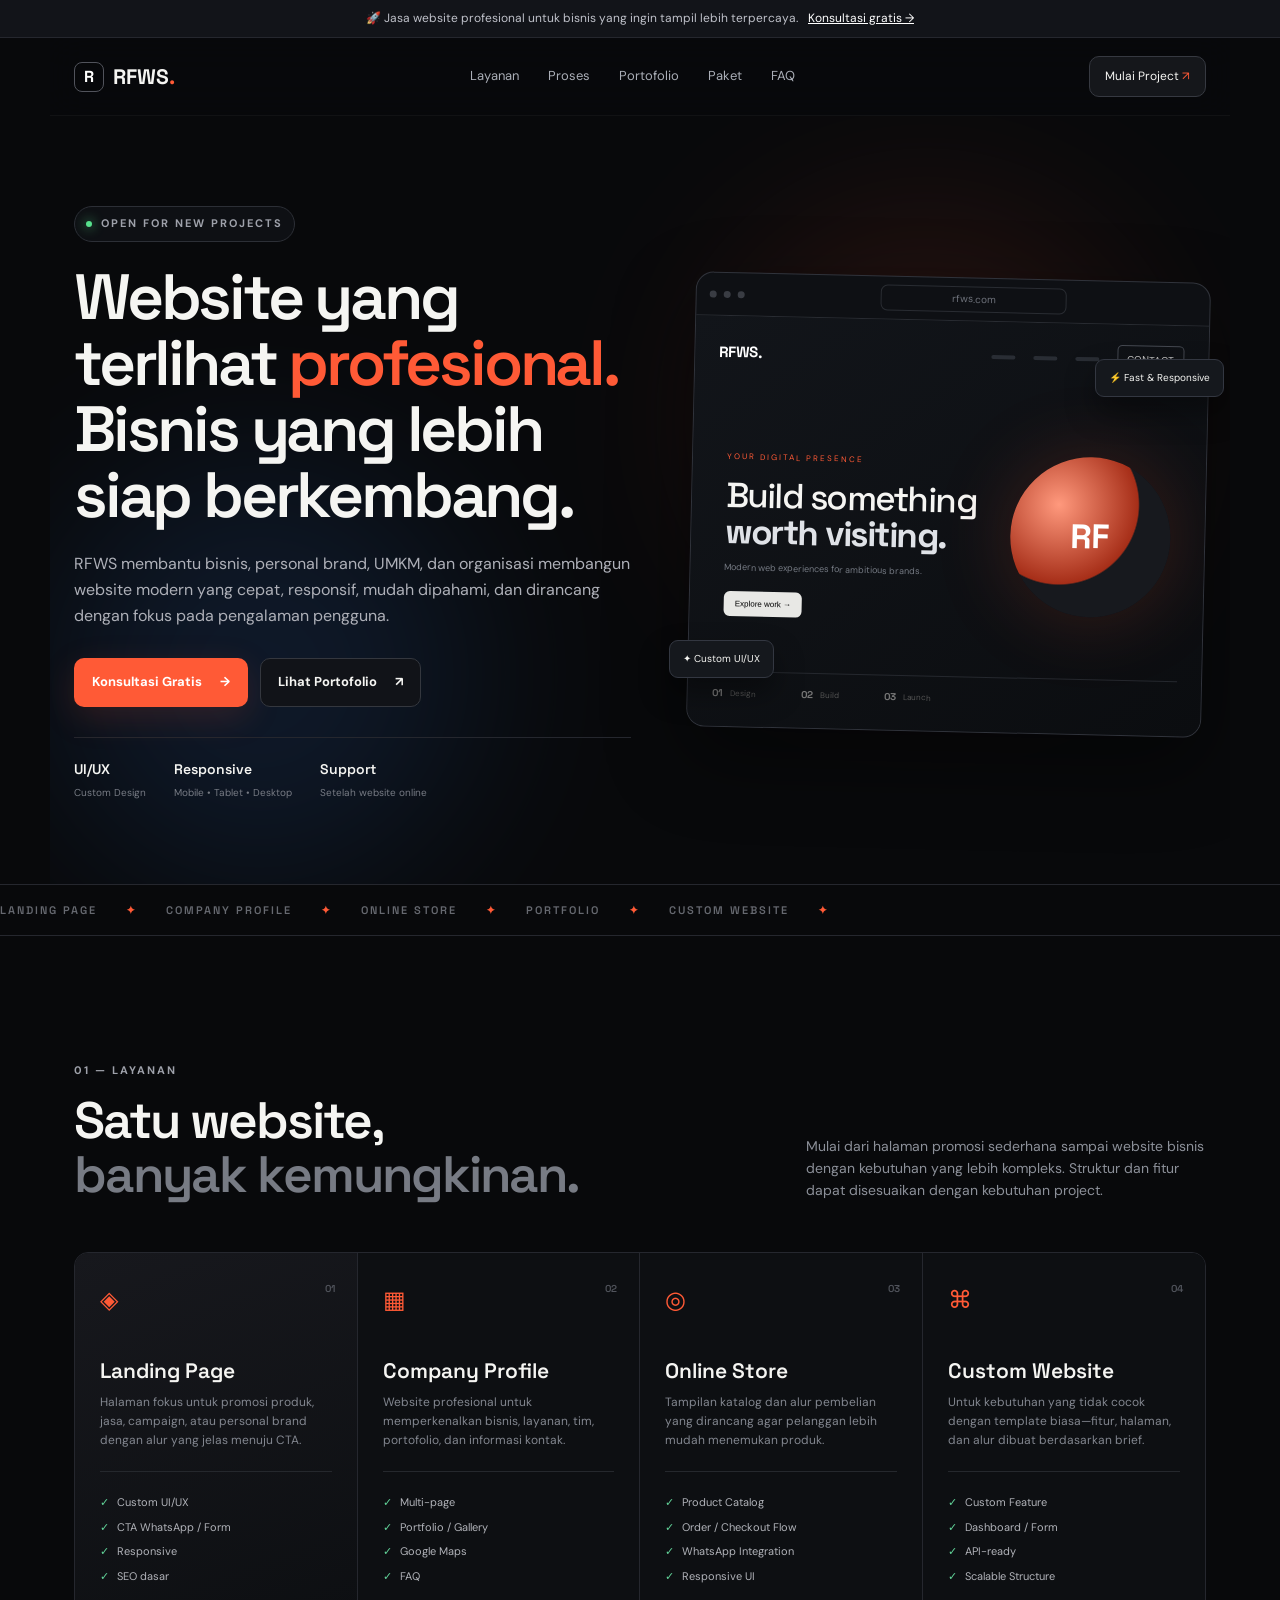
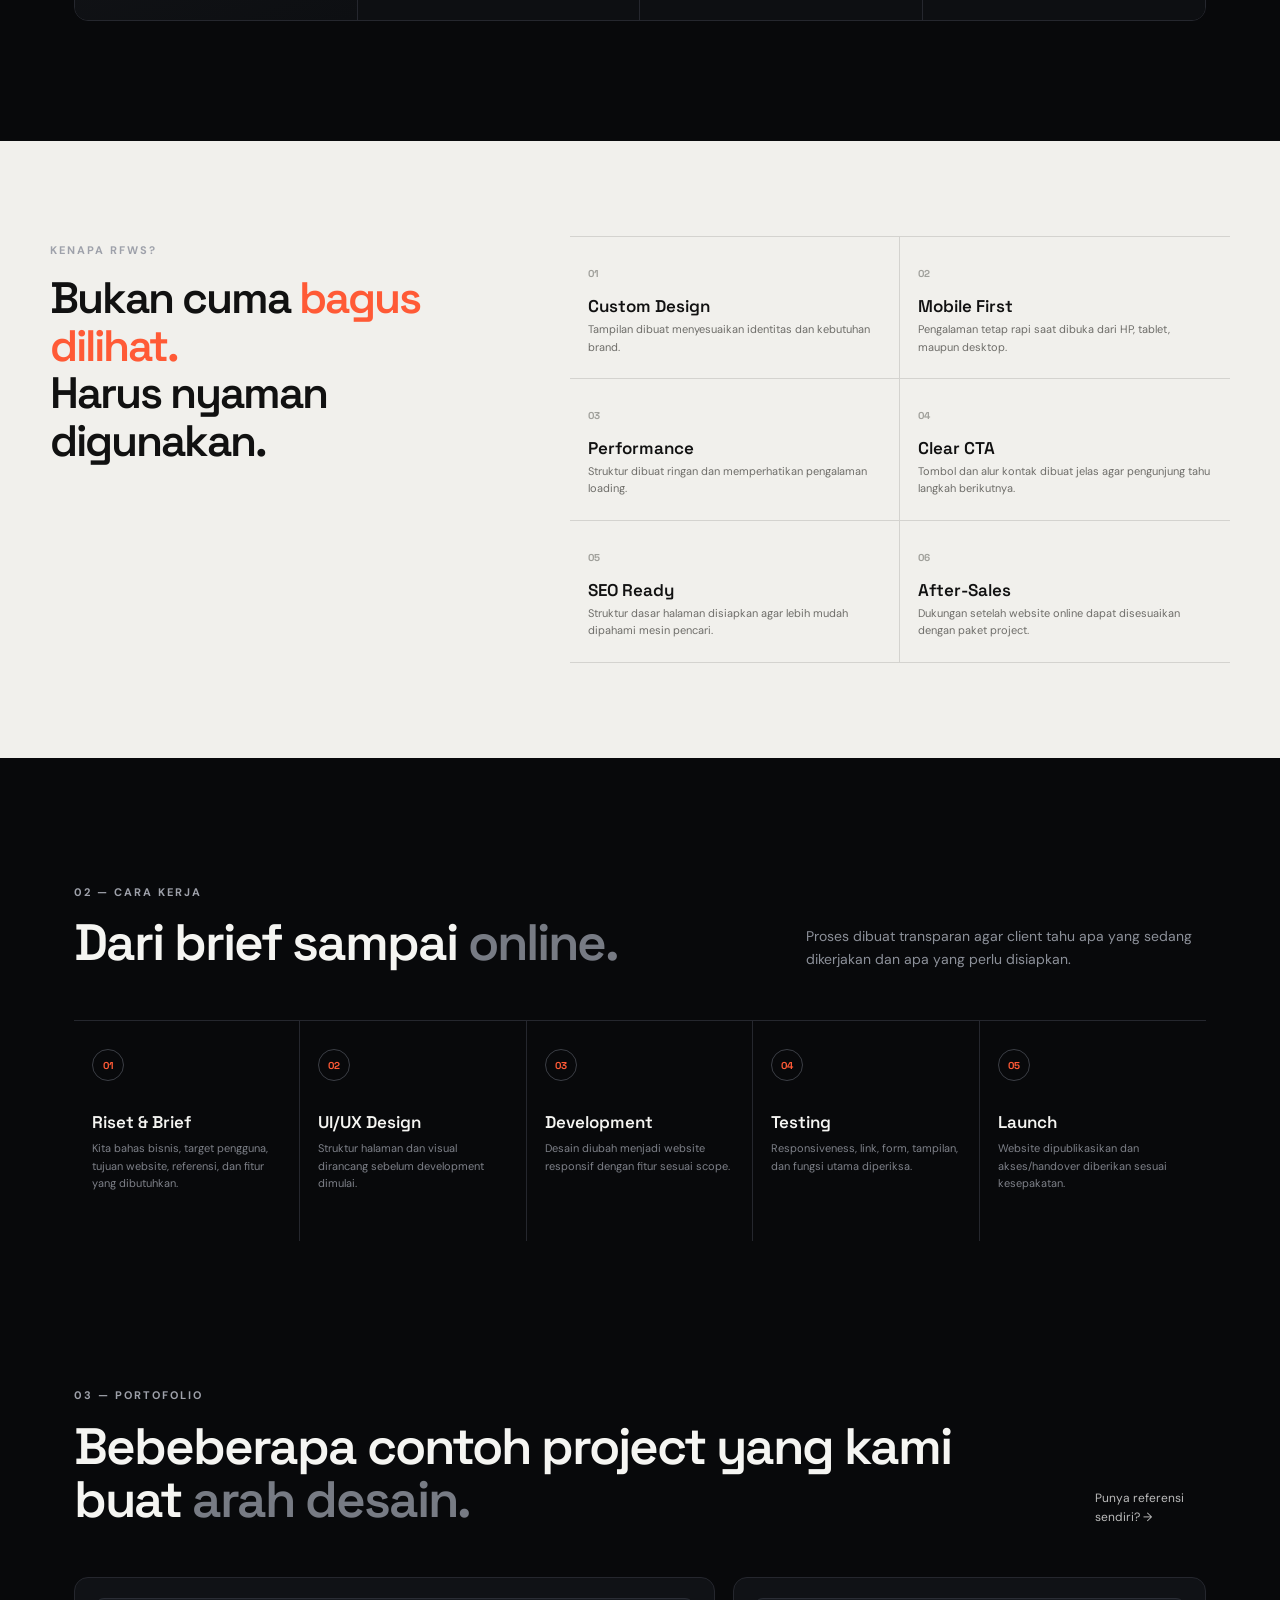
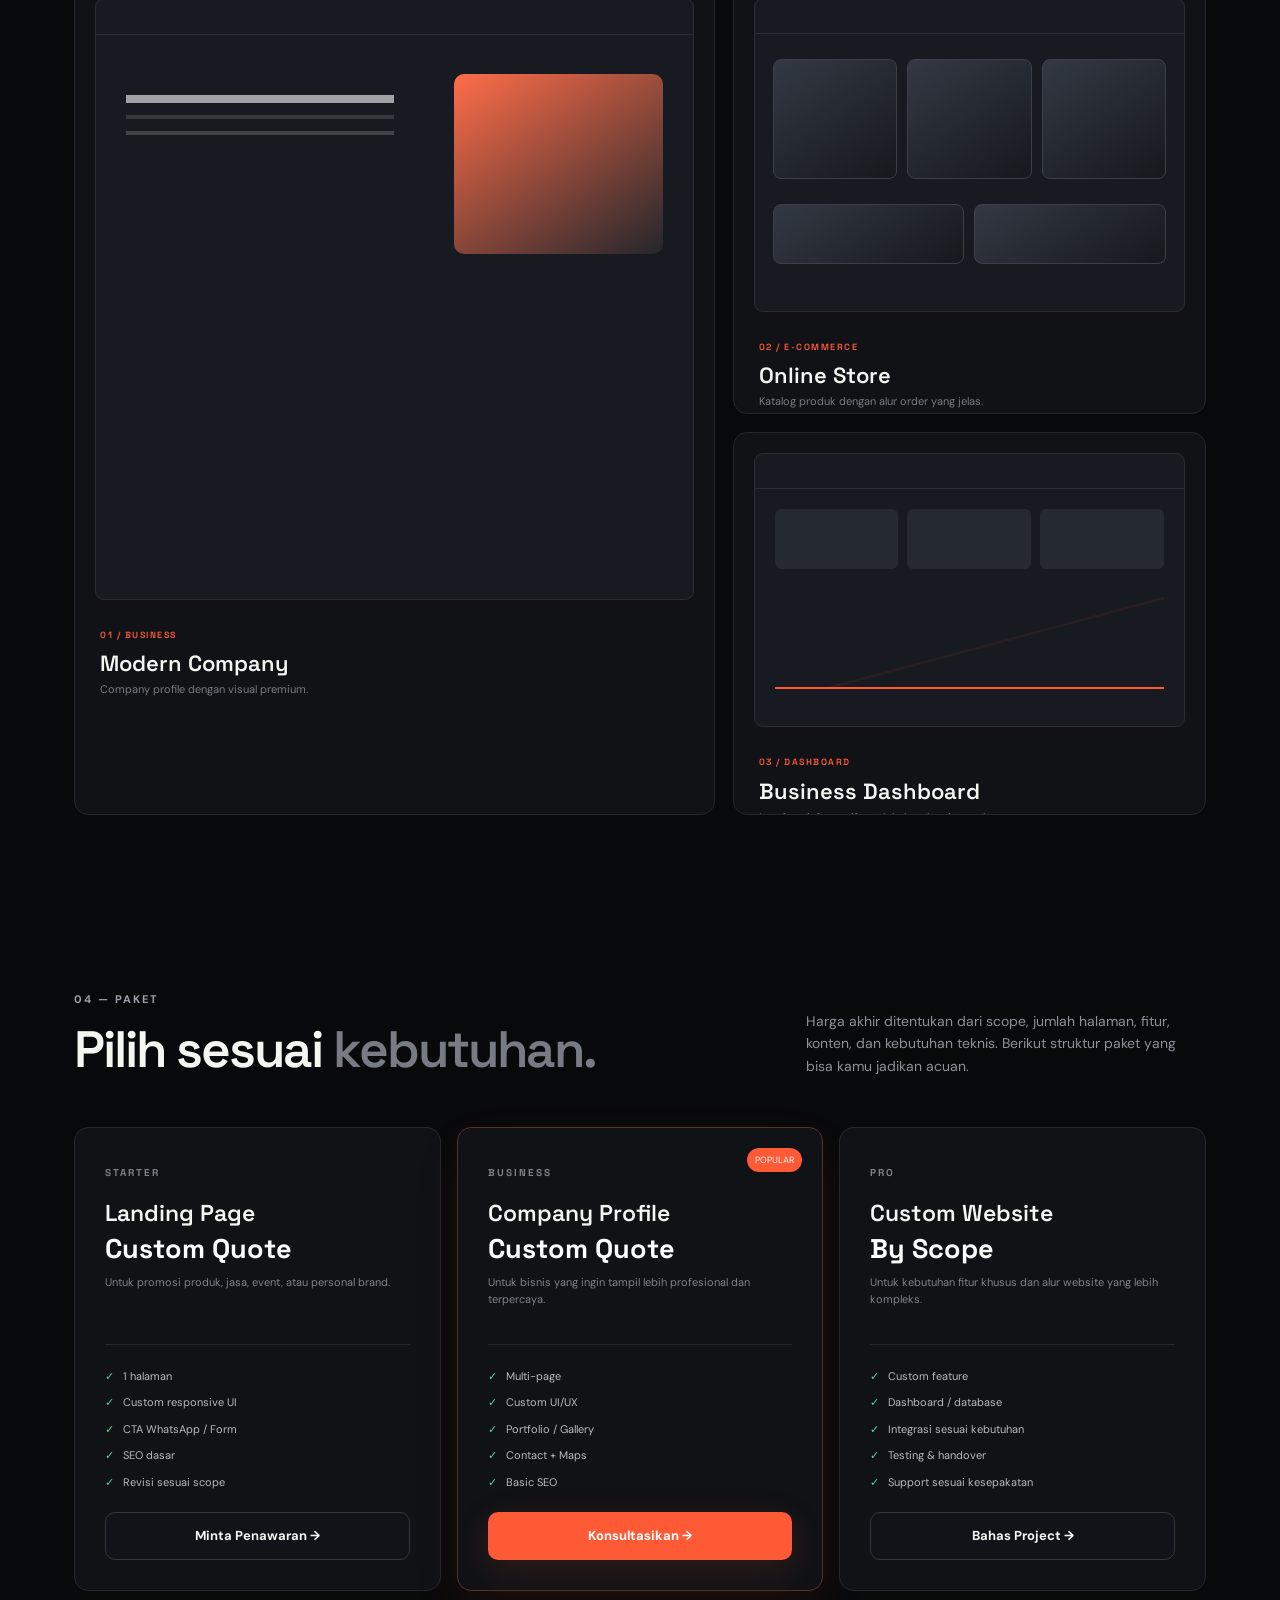
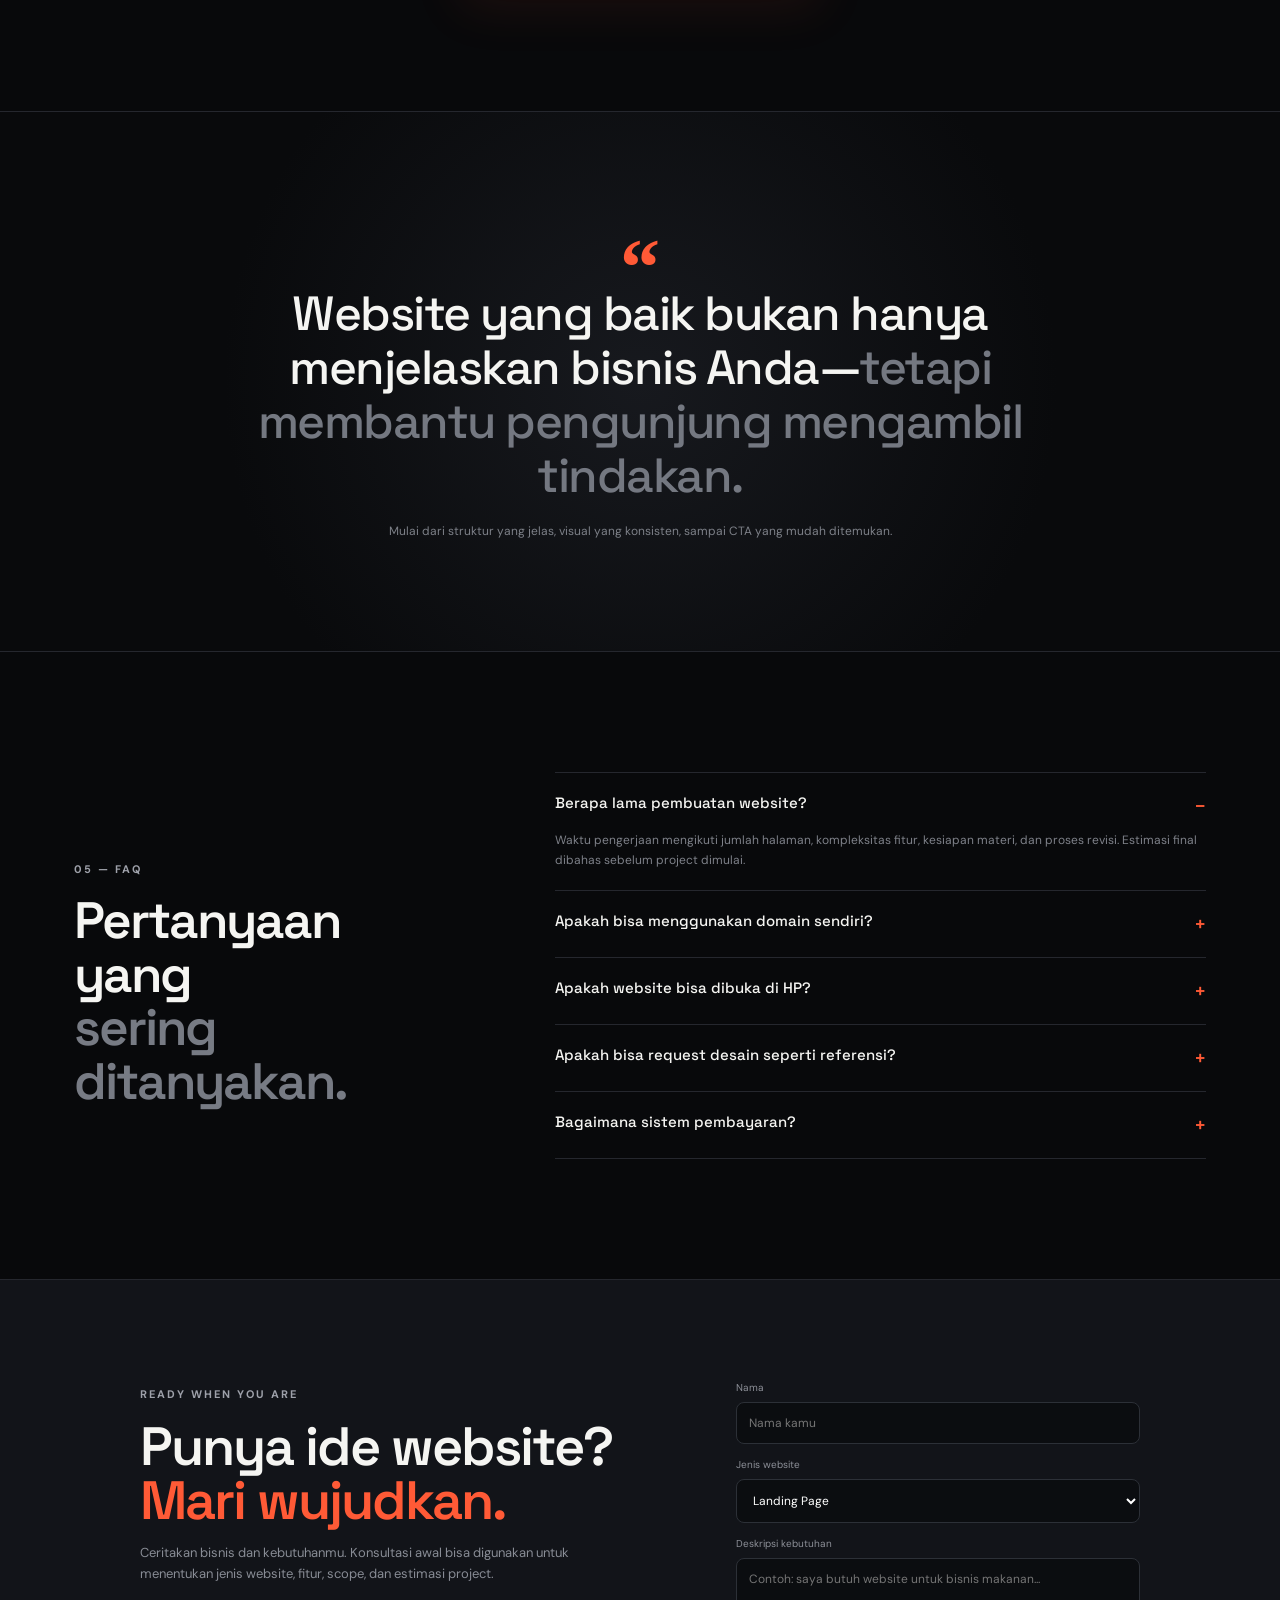
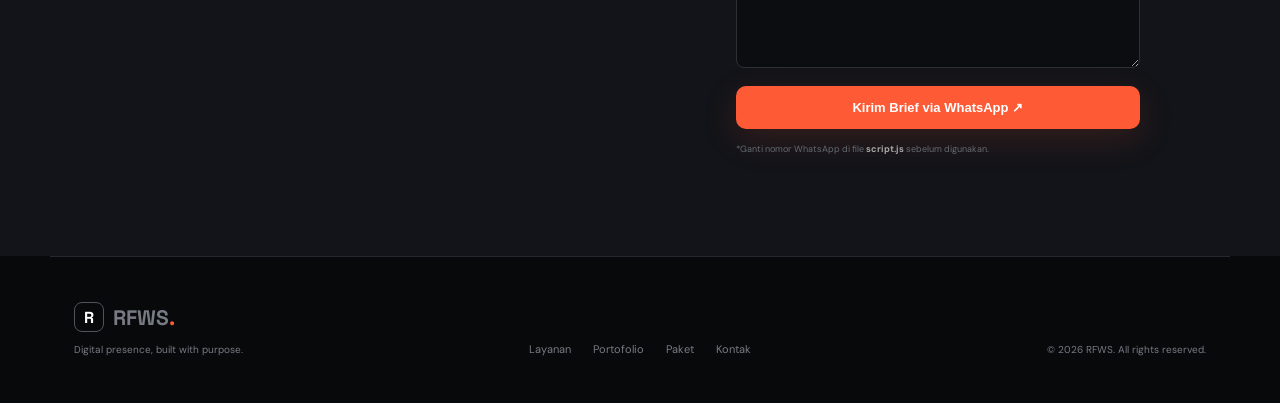
<file: Jasa Website/index.html>
<!doctype html>
<html lang="id">
  <head>
    <meta charset="UTF-8" />
    <meta name="viewport" content="width=device-width, initial-scale=1.0" />
    <meta
      name="description"
      content="RFWS — jasa pembuatan website profesional, modern, responsif, dan siap membantu bisnis tampil lebih terpercaya di internet."
    />
    <title>RFWS — Jasa Website Profesional</title>
    <link rel="stylesheet" href="styles.css" />
  </head>
  <body>
    <div class="announcement">
      🚀 Jasa website profesional untuk bisnis yang ingin tampil lebih
      terpercaya. <a href="#contact">Konsultasi gratis →</a>
    </div>

    <header class="navbar">
      <a class="brand" href="#home" aria-label="RFWS Home">
        <span class="brand-mark">R</span>
        <span>RFWS<span class="dot">.</span></span>
      </a>
      <nav>
        <a href="#services">Layanan</a>
        <a href="#process">Proses</a>
        <a href="#portfolio">Portofolio</a>
        <a href="#pricing">Paket</a>
        <a href="#faq">FAQ</a>
      </nav>
      <a class="nav-cta" href="#contact">Mulai Project <span>↗</span></a>
      <button class="menu-btn" aria-label="Buka menu">☰</button>
    </header>

    <main id="home">
      <section class="hero">
        <div class="hero-glow glow-one"></div>
        <div class="hero-glow glow-two"></div>
        <div class="hero-copy">
          <div class="eyebrow">
            <span class="pulse"></span> OPEN FOR NEW PROJECTS
          </div>
          <h1>
            Website yang terlihat <span>profesional.</span><br />Bisnis yang
            lebih siap berkembang.
          </h1>
          <p class="hero-text">
            RFWS membantu bisnis, personal brand, UMKM, dan organisasi membangun
            website modern yang cepat, responsif, mudah dipahami, dan dirancang
            dengan fokus pada pengalaman pengguna.
          </p>
          <div class="hero-actions">
            <a class="btn btn-primary" href="#contact"
              >Konsultasi Gratis <span>→</span></a
            >
            <a class="btn btn-ghost" href="#portfolio"
              >Lihat Portofolio <span>↗</span></a
            >
          </div>
          <div class="trust-row">
            <div><strong>UI/UX</strong><small>Custom Design</small></div>
            <div>
              <strong>Responsive</strong
              ><small>Mobile • Tablet • Desktop</small>
            </div>
            <div>
              <strong>Support</strong><small>Setelah website online</small>
            </div>
          </div>
        </div>

        <div class="hero-visual">
          <div class="browser-card">
            <div class="browser-top">
              <span></span><span></span><span></span>
              <div>rfws.com</div>
            </div>
            <div class="browser-content">
              <div class="mini-nav">
                <b>RFWS.</b><i></i><i></i><i></i><em>CONTACT</em>
              </div>
              <div class="mini-hero">
                <div>
                  <small>YOUR DIGITAL PRESENCE</small>
                  <h3>Build something<br /><b>worth visiting.</b></h3>
                  <p>Modern web experiences for ambitious brands.</p>
                  <button>Explore work →</button>
                </div>
                <div class="orb"><span>RF</span></div>
              </div>
              <div class="mini-stats">
                <span>01 <small>Design</small></span
                ><span>02 <small>Build</small></span
                ><span>03 <small>Launch</small></span>
              </div>
            </div>
          </div>
          <div class="float-tag tag-one">⚡ Fast & Responsive</div>
          <div class="float-tag tag-two">✦ Custom UI/UX</div>
        </div>
      </section>

      <section class="marquee">
        <div>
          LANDING PAGE <span>✦</span> COMPANY PROFILE <span>✦</span> ONLINE
          STORE <span>✦</span> PORTFOLIO <span>✦</span> CUSTOM WEBSITE
          <span>✦</span>
        </div>
      </section>

      <section class="section" id="services">
        <div class="section-heading">
          <div>
            <span class="kicker">01 — LAYANAN</span>
            <h2>Satu website,<br /><em>banyak kemungkinan.</em></h2>
          </div>
          <p>
            Mulai dari halaman promosi sederhana sampai website bisnis dengan
            kebutuhan yang lebih kompleks. Struktur dan fitur dapat disesuaikan
            dengan kebutuhan project.
          </p>
        </div>
        <div class="service-grid">
          <article class="service-card featured">
            <div class="service-icon">◈</div>
            <span>01</span>
            <h3>Landing Page</h3>
            <p>
              Halaman fokus untuk promosi produk, jasa, campaign, atau personal
              brand dengan alur yang jelas menuju CTA.
            </p>
            <ul>
              <li>Custom UI/UX</li>
              <li>CTA WhatsApp / Form</li>
              <li>Responsive</li>
              <li>SEO dasar</li>
            </ul>
          </article>
          <article class="service-card">
            <div class="service-icon">▦</div>
            <span>02</span>
            <h3>Company Profile</h3>
            <p>
              Website profesional untuk memperkenalkan bisnis, layanan, tim,
              portofolio, dan informasi kontak.
            </p>
            <ul>
              <li>Multi-page</li>
              <li>Portfolio / Gallery</li>
              <li>Google Maps</li>
              <li>FAQ</li>
            </ul>
          </article>
          <article class="service-card">
            <div class="service-icon">◎</div>
            <span>03</span>
            <h3>Online Store</h3>
            <p>
              Tampilan katalog dan alur pembelian yang dirancang agar pelanggan
              lebih mudah menemukan produk.
            </p>
            <ul>
              <li>Product Catalog</li>
              <li>Order / Checkout Flow</li>
              <li>WhatsApp Integration</li>
              <li>Responsive UI</li>
            </ul>
          </article>
          <article class="service-card">
            <div class="service-icon">⌘</div>
            <span>04</span>
            <h3>Custom Website</h3>
            <p>
              Untuk kebutuhan yang tidak cocok dengan template biasa—fitur,
              halaman, dan alur dibuat berdasarkan brief.
            </p>
            <ul>
              <li>Custom Feature</li>
              <li>Dashboard / Form</li>
              <li>API-ready</li>
              <li>Scalable Structure</li>
            </ul>
          </article>
        </div>
      </section>

      <section class="feature-band">
        <div class="feature-intro">
          <span class="kicker">KENAPA RFWS?</span>
          <h2>
            Bukan cuma <span>bagus dilihat.</span><br />Harus nyaman digunakan.
          </h2>
        </div>
        <div class="feature-list">
          <div>
            <b>01</b>
            <h3>Custom Design</h3>
            <p>Tampilan dibuat menyesuaikan identitas dan kebutuhan brand.</p>
          </div>
          <div>
            <b>02</b>
            <h3>Mobile First</h3>
            <p>
              Pengalaman tetap rapi saat dibuka dari HP, tablet, maupun desktop.
            </p>
          </div>
          <div>
            <b>03</b>
            <h3>Performance</h3>
            <p>Struktur dibuat ringan dan memperhatikan pengalaman loading.</p>
          </div>
          <div>
            <b>04</b>
            <h3>Clear CTA</h3>
            <p>
              Tombol dan alur kontak dibuat jelas agar pengunjung tahu langkah
              berikutnya.
            </p>
          </div>
          <div>
            <b>05</b>
            <h3>SEO Ready</h3>
            <p>
              Struktur dasar halaman disiapkan agar lebih mudah dipahami mesin
              pencari.
            </p>
          </div>
          <div>
            <b>06</b>
            <h3>After-Sales</h3>
            <p>
              Dukungan setelah website online dapat disesuaikan dengan paket
              project.
            </p>
          </div>
        </div>
      </section>

      <section class="section process" id="process">
        <div class="section-heading">
          <div>
            <span class="kicker">02 — CARA KERJA</span>
            <h2>Dari brief sampai <em>online.</em></h2>
          </div>
          <p>
            Proses dibuat transparan agar client tahu apa yang sedang dikerjakan
            dan apa yang perlu disiapkan.
          </p>
        </div>
        <div class="timeline">
          <div class="step">
            <span>01</span>
            <h3>Riset & Brief</h3>
            <p>
              Kita bahas bisnis, target pengguna, tujuan website, referensi, dan
              fitur yang dibutuhkan.
            </p>
          </div>
          <div class="step">
            <span>02</span>
            <h3>UI/UX Design</h3>
            <p>
              Struktur halaman dan visual dirancang sebelum development dimulai.
            </p>
          </div>
          <div class="step">
            <span>03</span>
            <h3>Development</h3>
            <p>
              Desain diubah menjadi website responsif dengan fitur sesuai scope.
            </p>
          </div>
          <div class="step">
            <span>04</span>
            <h3>Testing</h3>
            <p>
              Responsiveness, link, form, tampilan, dan fungsi utama diperiksa.
            </p>
          </div>
          <div class="step">
            <span>05</span>
            <h3>Launch</h3>
            <p>
              Website dipublikasikan dan akses/handover diberikan sesuai
              kesepakatan.
            </p>
          </div>
        </div>
      </section>

      <section class="portfolio section" id="portfolio">
        <div class="section-heading">
          <div>
            <span class="kicker">03 — PORTOFOLIO</span>
            <h2>
              Bebeberapa contoh project yang kami buat
              <em
                ><a href="Portofolio Restaurant/projek1.html"
                  >arah desain.</a
                ></em
              >
            </h2>
          </div>
          <a class="text-link" href="#contact">Punya referensi sendiri? →</a>
        </div>
        <div class="portfolio-grid">
           <article class="project project-a">
            <div class="project-ui">
              <div class="ui-bar"></div>
              <div class="ui-lines"></div>
              <div class="ui-box"></div>
            </div>
            <div class="project-info">
              <small>01 / BUSINESS</small>
              <h3>Modern Company</h3>
              <p>Company profile dengan visual premium.</p>
            </div>
          </article>
          <article class="project project-b">
            <div class="project-ui">
              <div class="store-nav"></div>
              <div class="product-row"><i></i><i></i><i></i></div>
              <div class="product-row second"><i></i><i></i></div>
            </div>
            <div class="project-info">
              <small>02 / E-COMMERCE</small>
              <h3>Online Store</h3>
              <p>Katalog produk dengan alur order yang jelas.</p>
            </div>
          </article>
          <article class="project project-c">
            <div class="project-ui">
              <div class="dash-head"></div>
              <div class="dash-cards"><i></i><i></i><i></i></div>
              <div class="dash-chart"></div>
            </div>
            <div class="project-info">
              <small>03 / DASHBOARD</small>
              <h3>Business Dashboard</h3>
              <p>Interface informatif untuk kebutuhan internal.</p>
            </div>
          </article>
        </div>
      </section>

      <section class="pricing section" id="pricing">
        <div class="section-heading">
          <div>
            <span class="kicker">04 — PAKET</span>
            <h2>Pilih sesuai <em>kebutuhan.</em></h2>
          </div>
          <p>
            Harga akhir ditentukan dari scope, jumlah halaman, fitur, konten,
            dan kebutuhan teknis. Berikut struktur paket yang bisa kamu jadikan
            acuan.
          </p>
        </div>
        <div class="price-grid">
          <article class="price-card">
            <small>STARTER</small>
            <h3>Landing Page</h3>
            <p class="price">Custom Quote</p>
            <p>Untuk promosi produk, jasa, event, atau personal brand.</p>
            <ul>
              <li>1 halaman</li>
              <li>Custom responsive UI</li>
              <li>CTA WhatsApp / Form</li>
              <li>SEO dasar</li>
              <li>Revisi sesuai scope</li>
            </ul>
            <a href="#contact" class="btn btn-ghost full">Minta Penawaran →</a>
          </article>
          <article class="price-card popular">
            <div class="badge">POPULAR</div>
            <small>BUSINESS</small>
            <h3>Company Profile</h3>
            <p class="price">Custom Quote</p>
            <p>
              Untuk bisnis yang ingin tampil lebih profesional dan terpercaya.
            </p>
            <ul>
              <li>Multi-page</li>
              <li>Custom UI/UX</li>
              <li>Portfolio / Gallery</li>
              <li>Contact + Maps</li>
              <li>Basic SEO</li>
            </ul>
            <a href="#contact" class="btn btn-primary full">Konsultasikan →</a>
          </article>
          <article class="price-card">
            <small>PRO</small>
            <h3>Custom Website</h3>
            <p class="price">By Scope</p>
            <p>
              Untuk kebutuhan fitur khusus dan alur website yang lebih kompleks.
            </p>
            <ul>
              <li>Custom feature</li>
              <li>Dashboard / database</li>
              <li>Integrasi sesuai kebutuhan</li>
              <li>Testing & handover</li>
              <li>Support sesuai kesepakatan</li>
            </ul>
            <a href="#contact" class="btn btn-ghost full">Bahas Project →</a>
          </article>
        </div>
      </section>

      <section class="quote-section">
        <div class="quote-mark">“</div>
        <h2>
          Website yang baik bukan hanya menjelaskan bisnis Anda—<span
            >tetapi membantu pengunjung mengambil tindakan.</span
          >
        </h2>
        <p>
          Mulai dari struktur yang jelas, visual yang konsisten, sampai CTA yang
          mudah ditemukan.
        </p>
      </section>

      <section class="faq section" id="faq">
        <div class="section-heading">
          <div>
            <span class="kicker">05 — FAQ</span>
            <h2>Pertanyaan yang<br /><em>sering ditanyakan.</em></h2>
          </div>
        </div>
        <div class="faq-list">
          <details open>
            <summary>Berapa lama pembuatan website?</summary>
            <p>
              Waktu pengerjaan mengikuti jumlah halaman, kompleksitas fitur,
              kesiapan materi, dan proses revisi. Estimasi final dibahas sebelum
              project dimulai.
            </p>
          </details>
          <details>
            <summary>Apakah bisa menggunakan domain sendiri?</summary>
            <p>
              Bisa. Jika kamu sudah memiliki domain, domain tersebut dapat
              diarahkan ke hosting. Jika belum, RFWS dapat membantu proses setup
              domain sesuai kesepakatan.
            </p>
          </details>
          <details>
            <summary>Apakah website bisa dibuka di HP?</summary>
            <p>
              Ya. Website dirancang responsive agar layout menyesuaikan desktop,
              tablet, dan smartphone.
            </p>
          </details>
          <details>
            <summary>Apakah bisa request desain seperti referensi?</summary>
            <p>
              Bisa. Kamu dapat mengirim referensi visual. Desain kemudian
              disesuaikan dengan kebutuhan dan identitas project.
            </p>
          </details>
          <details>
            <summary>Bagaimana sistem pembayaran?</summary>
            <p>
              Skema pembayaran, DP, termin, dan pelunasan ditentukan di awal dan
              dicantumkan dalam kesepakatan/invoice project.
            </p>
          </details>
        </div>
      </section>

      <section class="contact" id="contact">
        <div class="contact-inner">
          <div>
            <span class="kicker">READY WHEN YOU ARE</span>
            <h2>Punya ide website?<br /><span>Mari wujudkan.</span></h2>
            <p>
              Ceritakan bisnis dan kebutuhanmu. Konsultasi awal bisa digunakan
              untuk menentukan jenis website, fitur, scope, dan estimasi
              project.
            </p>
          </div>
          <form id="projectForm">
            <label
              >Nama<input id="name" required placeholder="Nama kamu"
            /></label>
            <label
              >Jenis website<select id="type">
                <option>Landing Page</option>
                <option>Company Profile</option>
                <option>Online Store</option>
                <option>Custom Website</option>
              </select></label
            >
            <label
              >Deskripsi kebutuhan<textarea
                id="message"
                required
                placeholder="Contoh: saya butuh website untuk bisnis makanan..."
              ></textarea>
            </label>
            <button class="btn btn-primary" type="submit">
              Kirim Brief via WhatsApp ↗
            </button>
            <small class="form-note"
              >*Ganti nomor WhatsApp di file <b>script.js</b> sebelum
              digunakan.</small
            >
          </form>
        </div>
      </section>
    </main>

    <footer>
      <div class="footer-brand">
        <a class="brand" href="#home"
          ><span class="brand-mark">R</span
          ><span>RFWS<span class="dot">.</span></span></a
        >
        <p>Digital presence, built with purpose.</p>
      </div>
      <div class="footer-links">
        <a href="#services">Layanan</a><a href="#portfolio">Portofolio</a
        ><a href="#pricing">Paket</a><a href="#contact">Kontak</a>
      </div>
      <div class="copyright">
        © <span id="year"></span> RFWS. All rights reserved.
      </div>
    </footer>
    <script src="script.js"></script>
  </body>
</html>
</file>
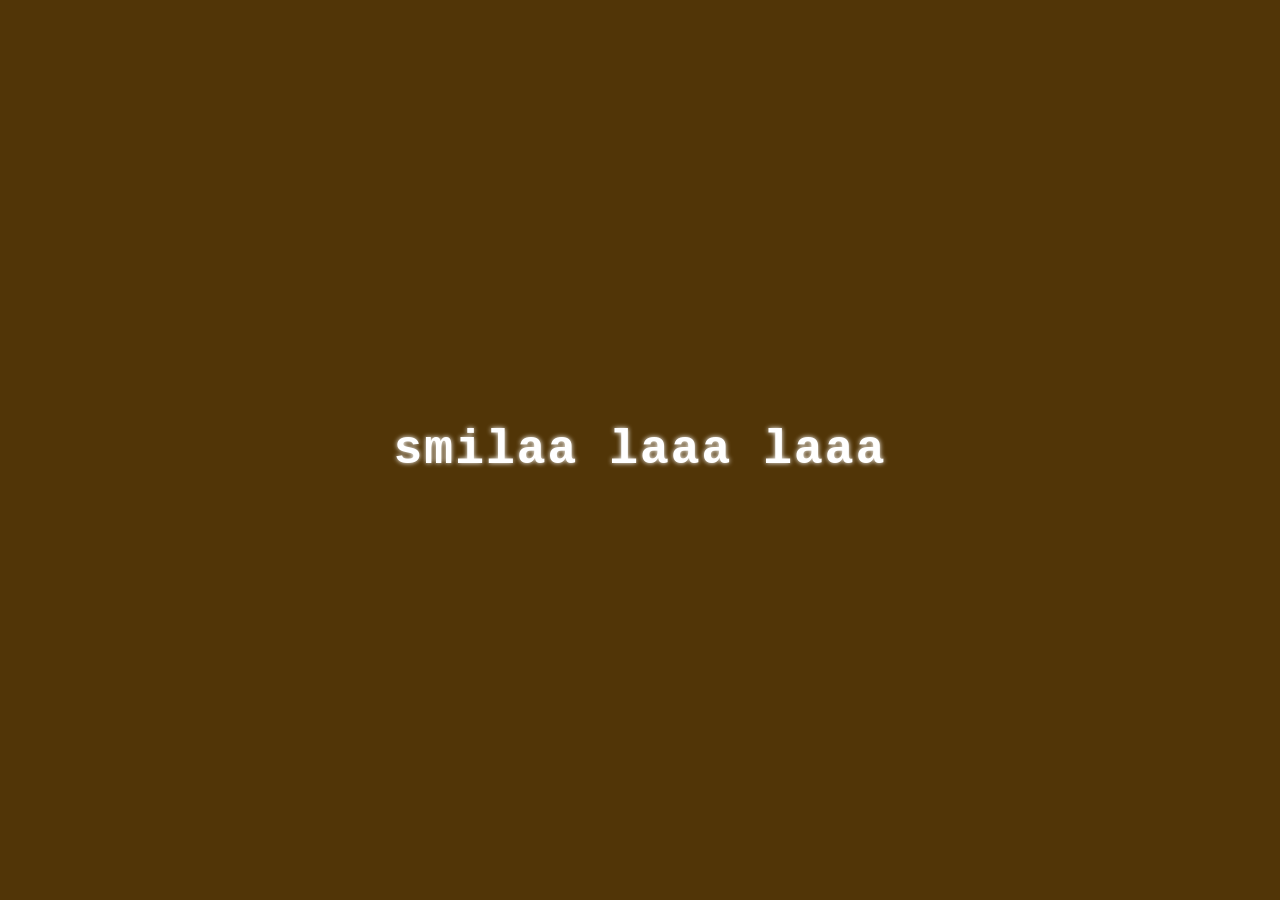
<file: Project My Favorite Song/index.html>
<!DOCTYPE html>
<html lang="id">
<head>
    <meta charset="UTF-8">
    <meta name="viewport" content="width=device-width, initial-scale=1.0">
    <title>dhruv - double take (Lyric Edit)</title>
    <style>
        body {
            background-color: #513507; /* Background hitam */
            color: #ffffff; /* Teks putih */
            /* Menggunakan font ala kode/terminal */
            font-family: 'Courier New', Courier, monospace; 
            display: flex;
            justify-content: center;
            align-items: center;
            height: 100vh;
            margin: 0;
            overflow: hidden;
        }

        #lyric-container {
            font-size: 3rem; /* Ukuran teks */
            font-weight: bold;
            text-align: center;
            letter-spacing: 2px;
            /* Efek transisi halus saat teks muncul dan menghilang */
            opacity: 0; 
            transition: opacity 1s ease-in-out; 
            text-shadow: 0 0 5px rgb(255, 255, 255);
        }
    </style>
</head>
<body>

    <div id="lyric-container"></div>

    <script>
        // Daftar lirik yang akan ditampilkan bergantian
        const lyrics = [
"smilaa laaa laaa",
"To think about you in that way, but",
"I would be lying",
"And I pretend I'm happy for you",
"When you find some dude to take home",
"But I won't deny that",
"In the midst of the crowds",
"In the shapes in the clouds",
"I don't see nobody but you",
"In my rose-tinted dreams",
"Wrinkled silk on my sheets",
"I don't see nobody but you",

"Boy, you got me hooked on to something",
"Who could say that they saw us coming?",
"Tell me, do you feel the love?",
"Spend the summer of a lifetime with me",
"Let me take you to the place of your dreams",
"Tell me, do you feel the love?",

"And I could say I never unzipped",
"Those blue Levi's inside my head",
"But that's far from the truth",
"Don't know what's come over me",
"It seems like yesterday when I said",
"We'll be friends forever",

"Constellations of stars",
"Murals on city walls",
"I don't see nobody but you",
"You're my vice, you're my muse",
"You're a nineteenth-floor view",
"I don't see nobody but you",

"Boy, you got me hooked on to something",
"Who could say that they saw us coming?",
"Tell me, do you feel the love?",
"Spend the summer of a lifetime with me",
"Let me take you to the place of your dreams",
"Tell me, do you feel the love?",

"Boy, you got me hooked on to something",
"Who could say that they saw us coming?",
"Tell me, do you feel the love?",
"Spend the summer of a lifetime with me",
"Let me take you to the place of your dreams",
"Tell me, do you feel the love?",

"Do you feel the love?",
"Do you feel the love?",
"Do you feel the love?",
"Do you feel the love?",
"Feel the love",
"Do you feel the love?",
        ];

        const container = document.getElementById('lyric-container');
        let currentIndex = 0;

        function animateLyrics() {
            if (currentIndex >= lyrics.length) {
                currentIndex = 0; // Ulangi lirik dari awal jika sudah habis
            }

            // Ganti teks dengan lirik saat ini
            container.textContent = lyrics[currentIndex];
            
            // Efek Fade In (muncul)
            container.style.opacity = 1;

            // Biarkan teks tampil selama 3 detik, lalu jalankan Fade Out
            setTimeout(() => {
                container.style.opacity = 0; // Efek Fade Out (menghilang)
                currentIndex++;
                
                // Tunggu 1 detik saat layar kosong sebelum memunculkan lirik berikutnya
                setTimeout(animateLyrics, 900); 
            }, 2000);
        }

        // Mulai animasi 1 detik setelah halaman dibuka
        setTimeout(animateLyrics, 900);
    </script>
</body>
</html>
</file>
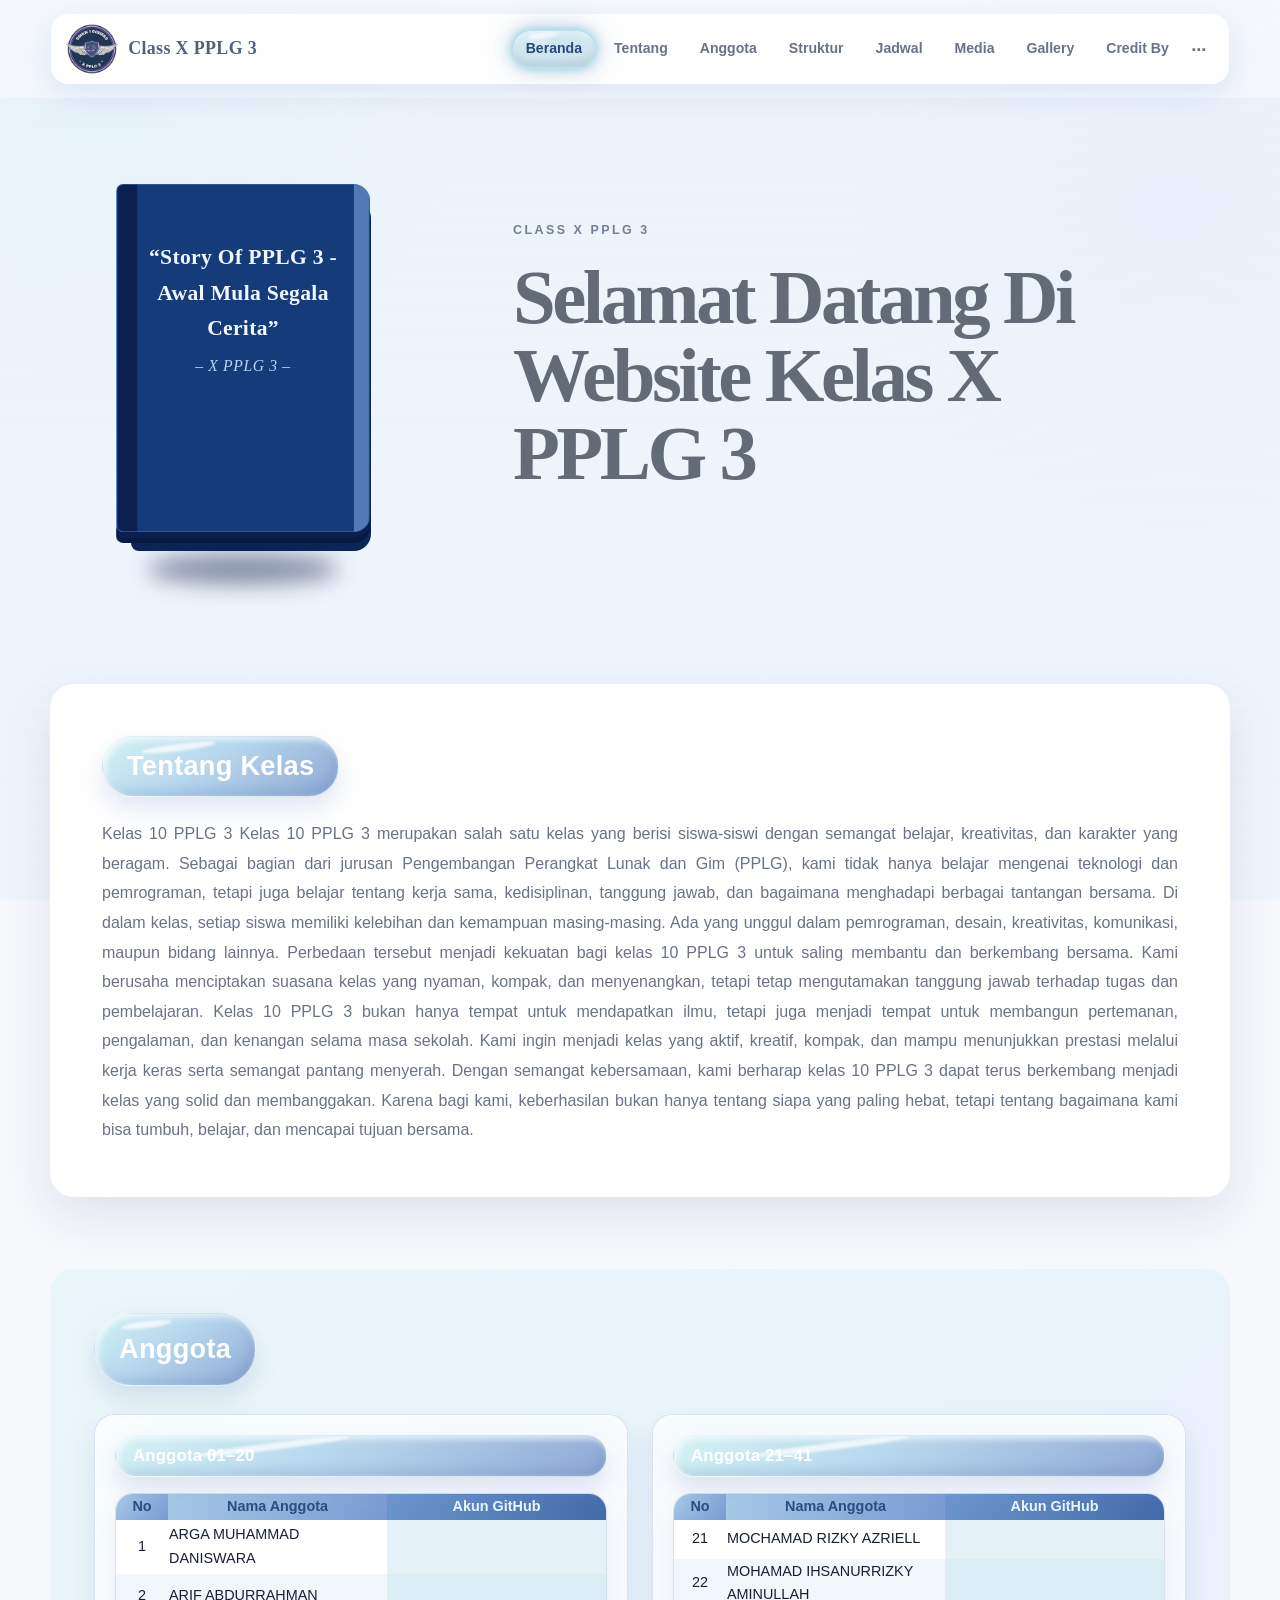
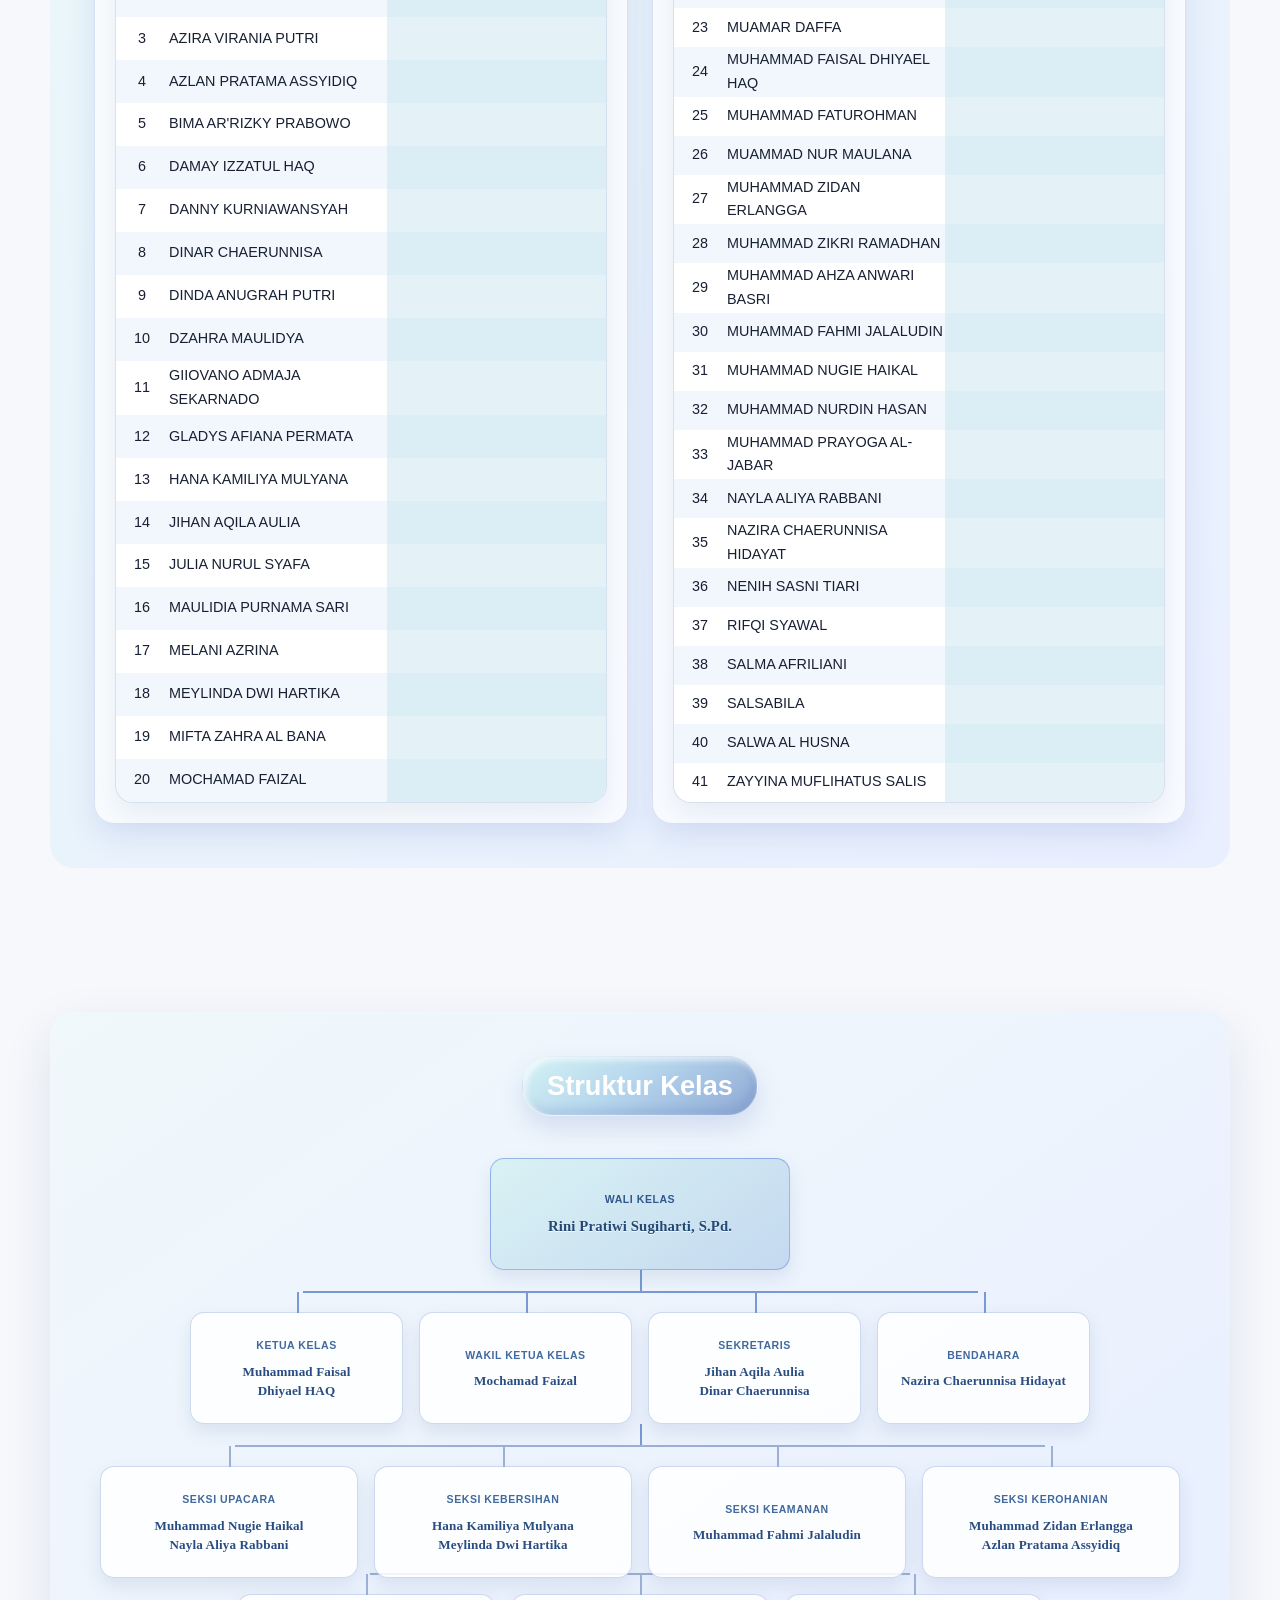
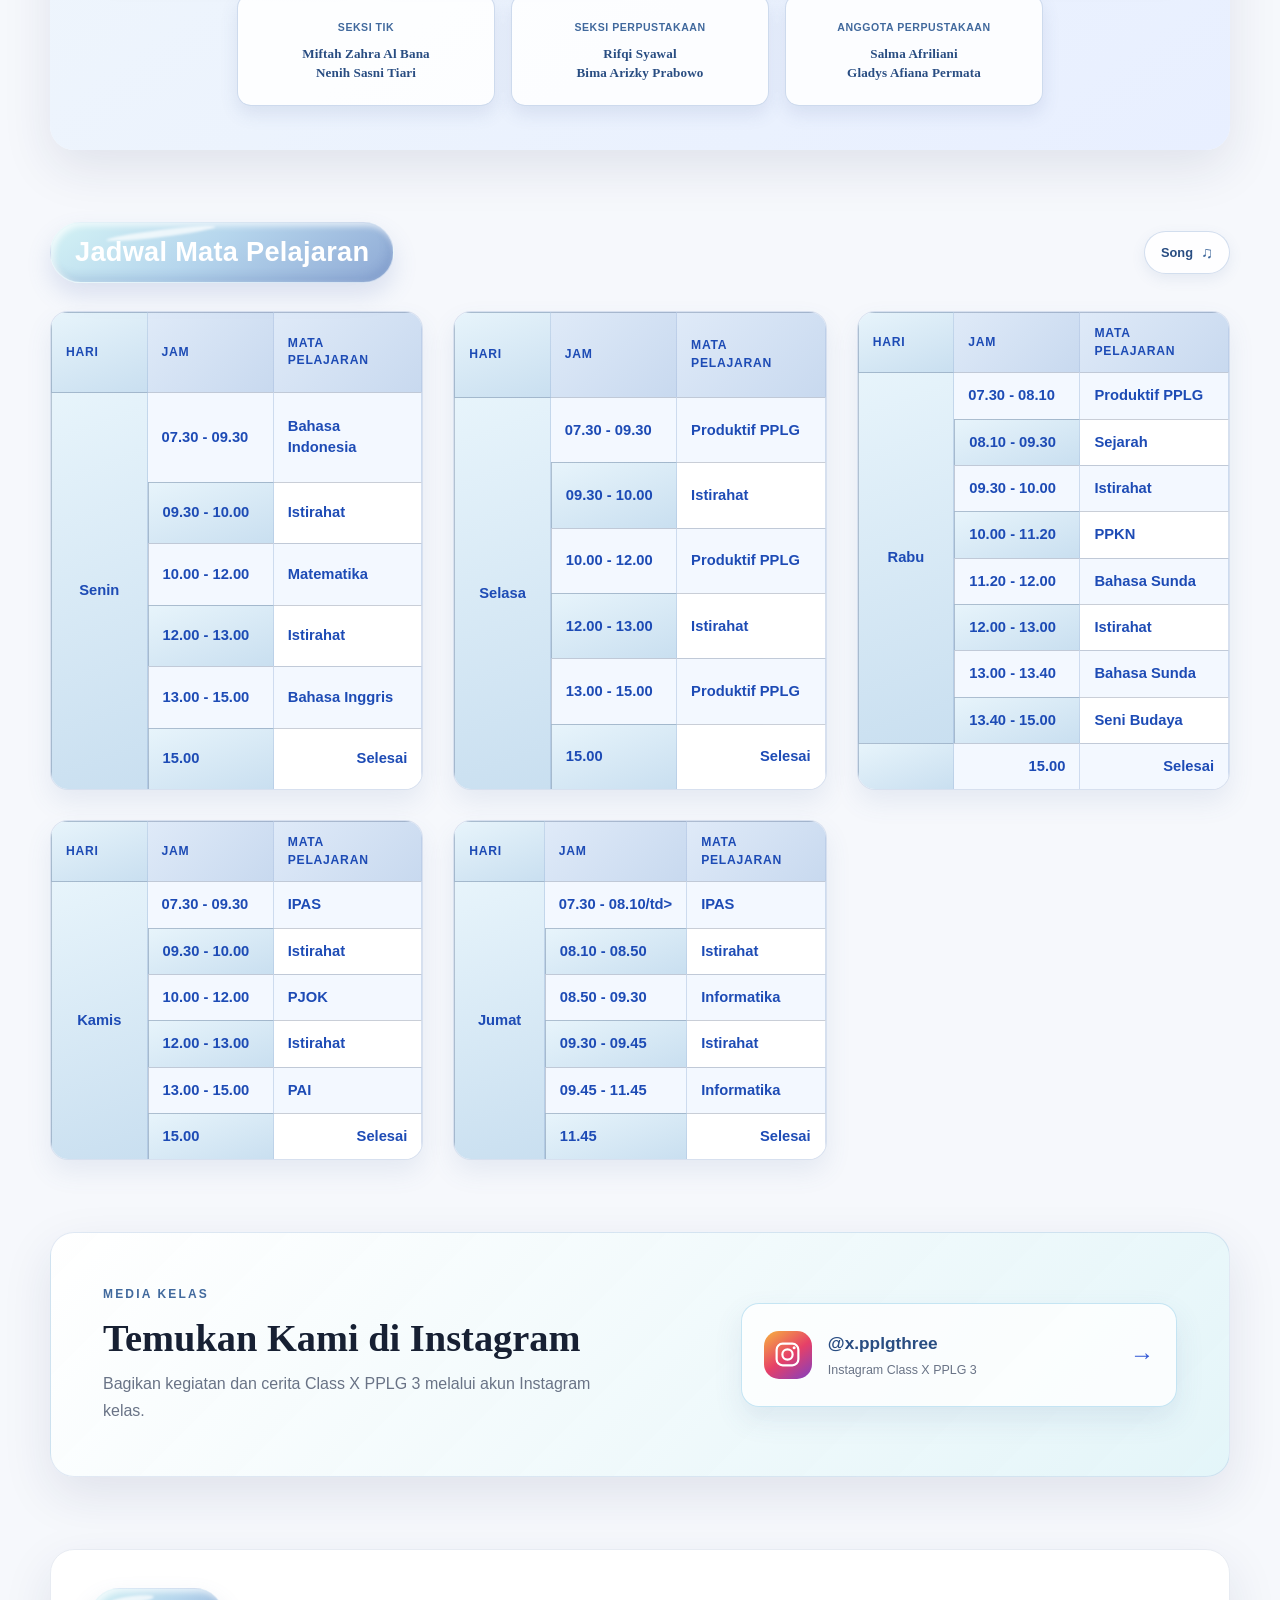
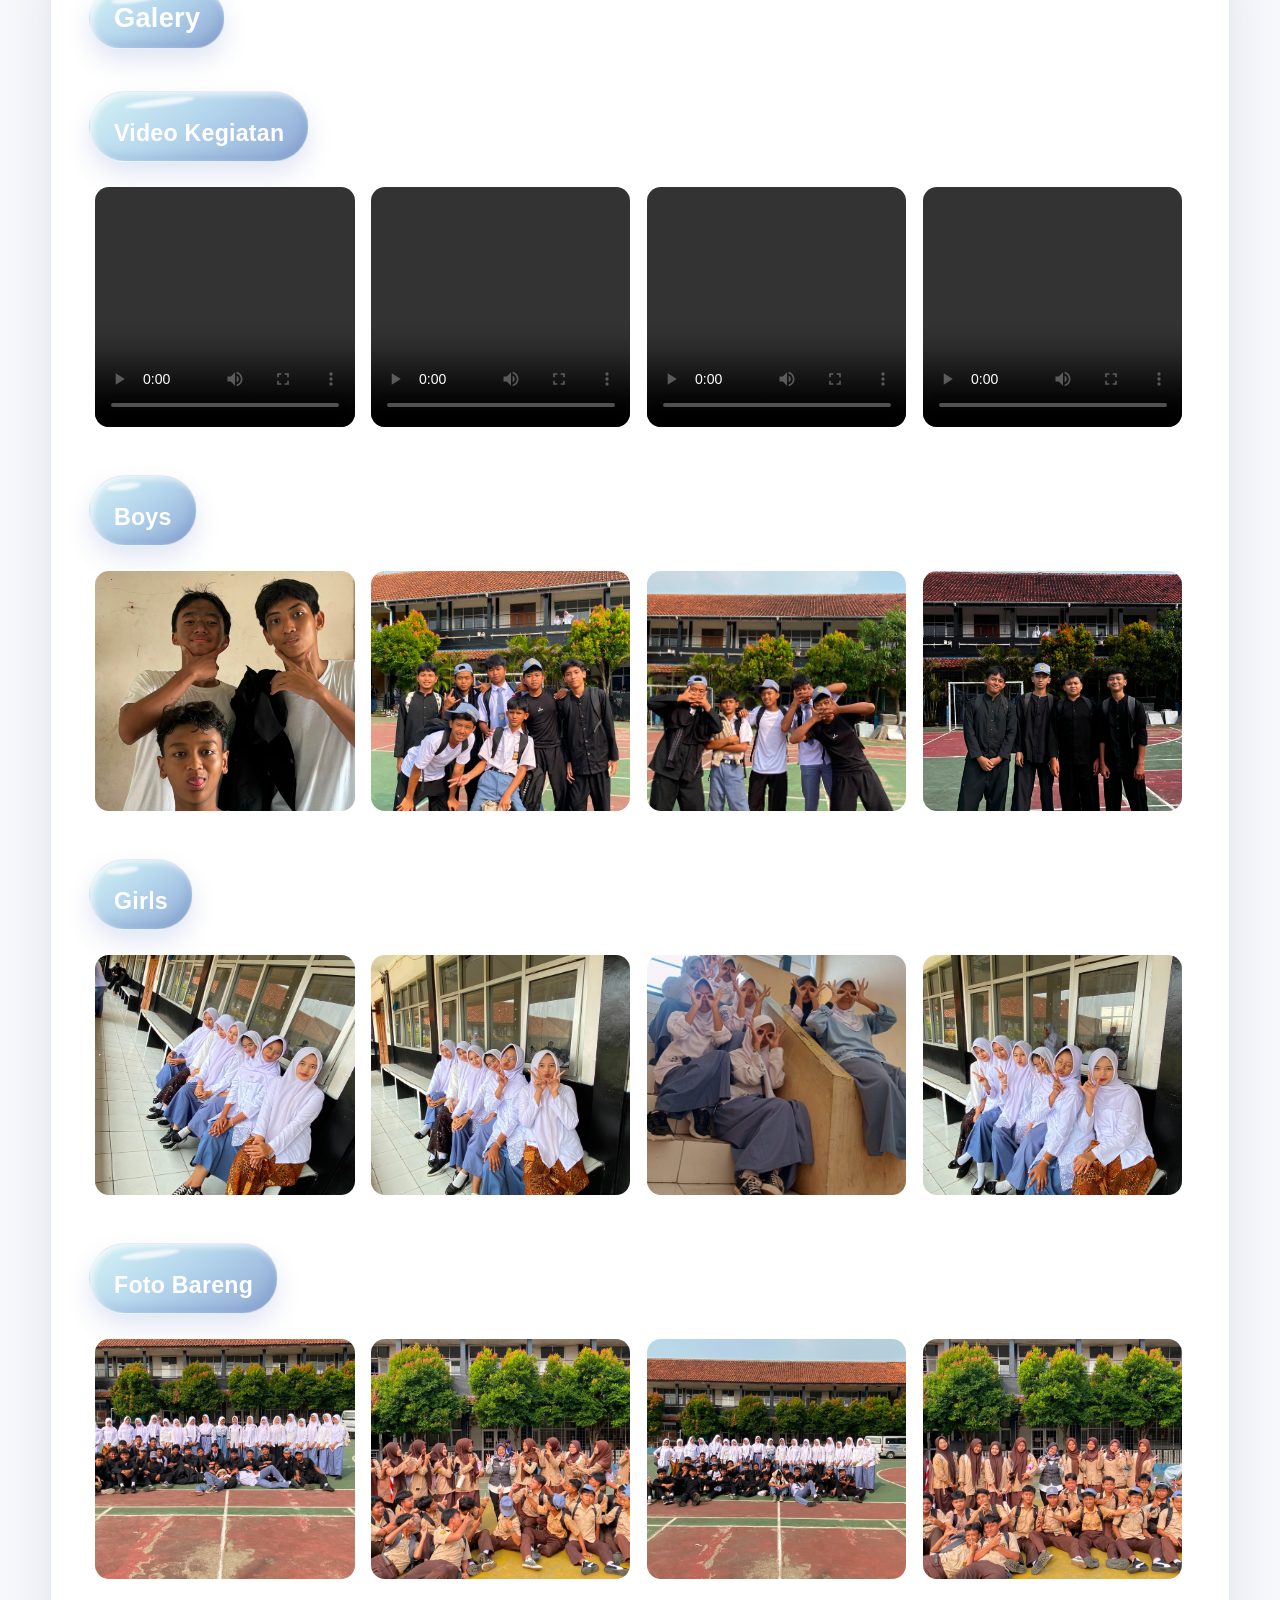
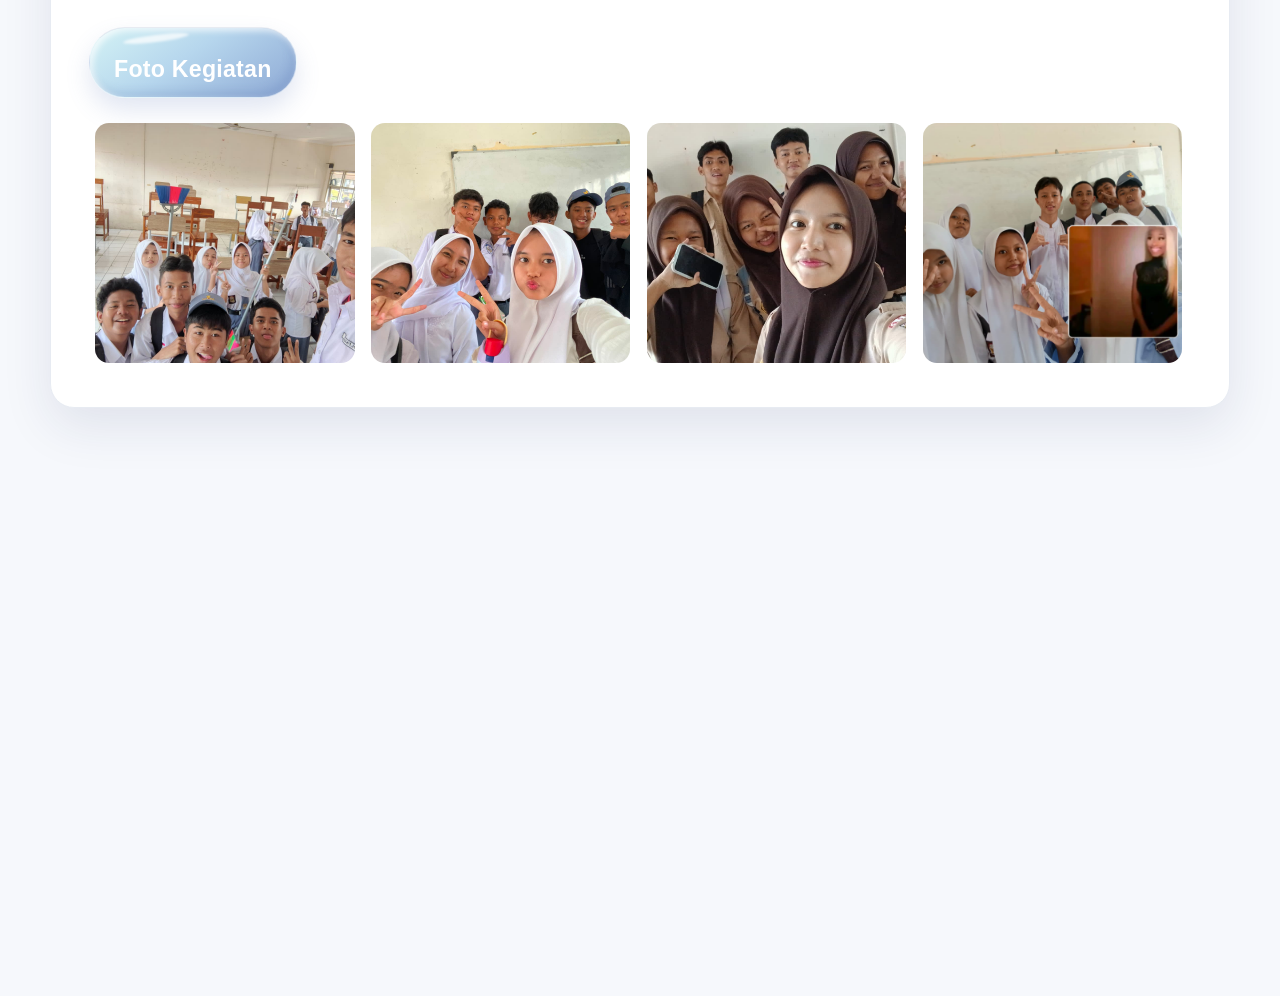
<file: Website Kelas/index.html>
<!DOCTYPE html>
<html lang="en">

<head>
  <title>Class PPLG 3</title>
  <meta charset="utf-8">
  <meta name="viewport" content="width=device-width, initial-scale=1.0">
  <link rel="stylesheet" href="style.css">
</head>

<body>
  <div class="welcome-screen" role="status" aria-label="Welcome to website X PPLG 3">
    <div class="welcome-screen-content">
      <span class="welcome-screen-line"></span>
      <p>WELCOME TO WEBSITE X PPLG 3</p>
      <span class="welcome-screen-line"></span>
    </div>
  </div>
  <header>
    <div class="Navbar">
    <a href="#beranda">
      <img src="WhatsApp Image 2026-09-17 at 22.22.12.jpeg" alt="Foto profil Class X PPLG 3" width="120px">
      <span>Class X PPLG 3</span>
    </a>
    
    <nav>
      <ul>
        <li><a href="#beranda">Beranda</a></li>
        <li><a href="#tentang">Tentang</a></li>
        <li><a href="#Anggota">Anggota</a></li>
        <li><a href="#struktur">Struktur</a></li>
        <li><a href="#jadwal">Jadwal</a></li>
        <li><a href="#media">Media</a></li>
        <li><a href="#gallery">Gallery</a></li>
        <li class="nav-more">
          <a href="#credit">Credit By</a>
          <button class="more-button" type="button" aria-label="Buka menu lainnya" aria-expanded="false">...</button>
          <div class="more-menu" hidden>
            <button type="button" data-action="add-github">Tambahkan Akun GitHub</button>
          </div>
        </li>
      </ul>
    </nav>
    </div>
  </header>
  <main>
    <section class="welcome" id="beranda">
      <section class="j">
       
        <q>Story Of PPLG 3 - Awal Mula Segala Cerita</q>
       
        <p>&ndash; X PPLG 3 &ndash;</p>
      </section>
      <div class="welcome-copy">
        <p class="welcome-label">CLASS X PPLG 3</p>
        <h1>Selamat Datang Di Website Kelas X PPLG 3</h1>
      </div>
    </section>

    <section class="about-section">
      <div class="all" id="tentang">
        <h2>Tentang Kelas</h2>
        <p>Kelas 10 PPLG 3

Kelas 10 PPLG 3 merupakan salah satu kelas yang berisi siswa-siswi dengan semangat belajar, kreativitas, dan karakter yang beragam. Sebagai bagian dari jurusan Pengembangan Perangkat Lunak dan Gim (PPLG), kami tidak hanya belajar mengenai teknologi dan pemrograman, tetapi juga belajar tentang kerja sama, kedisiplinan, tanggung jawab, dan bagaimana menghadapi berbagai tantangan bersama.

Di dalam kelas, setiap siswa memiliki kelebihan dan kemampuan masing-masing. Ada yang unggul dalam pemrograman, desain, kreativitas, komunikasi, maupun bidang lainnya. Perbedaan tersebut menjadi kekuatan bagi kelas 10 PPLG 3 untuk saling membantu dan berkembang bersama. Kami berusaha menciptakan suasana kelas yang nyaman, kompak, dan menyenangkan, tetapi tetap mengutamakan tanggung jawab terhadap tugas dan pembelajaran.

Kelas 10 PPLG 3 bukan hanya tempat untuk mendapatkan ilmu, tetapi juga menjadi tempat untuk membangun pertemanan, pengalaman, dan kenangan selama masa sekolah. Kami ingin menjadi kelas yang aktif, kreatif, kompak, dan mampu menunjukkan prestasi melalui kerja keras serta semangat pantang menyerah.

Dengan semangat kebersamaan, kami berharap kelas 10 PPLG 3 dapat terus berkembang menjadi kelas yang solid dan membanggakan. Karena bagi kami, keberhasilan bukan hanya tentang siapa yang paling hebat, tetapi tentang bagaimana kami bisa tumbuh, belajar, dan mencapai tujuan bersama.</p>
      </div>
    </section>

    <section class="jadwal-section" id="jadwal">
      <div class="jadwal-heading">
        <h2>Jadwal Mata Pelajaran</h2>
        <a class="song-nav-button" href="#favorite-songs" aria-label="Buka favorite song siswa">Song <span aria-hidden="true">&#9835;</span></a>
      </div>
      <div class="jadwal">
        <table border="1">
          <tr>
            <th>Hari</th>
            <th>Jam</th>
            <th>Mata Pelajaran</th>
          </tr>
          <tr>
            <td rowspan="6">Senin</td>
            <td>07.30 - 09.30</td>
            <td>Bahasa Indonesia</td>
          </tr>
          <tr>
            <td>09.30 - 10.00</td>
            <td>Istirahat</td>
          </tr>
          <tr>
            <td>10.00 - 12.00</td>
            <td>Matematika</td>
          </tr>
          <tr>
            <td>12.00 - 13.00</td>
            <td>Istirahat</td>
          </tr>
          <tr>
            <td>13.00 - 15.00</td>
            <td>Bahasa Inggris</td>
          </tr>
          <tr>
            <td align="center">15.00</td>
            <td>Selesai</td>
          </tr>
        </table>

        <table border="1">
          <tr>
            <th>Hari</th>
            <th>Jam</th>
            <th>Mata Pelajaran</th>
          </tr>
          <tr>
            <td rowspan="6">Selasa</td>
            <td>07.30 - 09.30</td>
            <td>Produktif PPLG</td>
          </tr>
          <tr>
            <td>09.30 - 10.00</td>
            <td>Istirahat</td>
          </tr>
          <tr>
            <td>10.00 - 12.00</td>
            <td>Produktif PPLG</td>
          </tr>
          <tr>
            <td>12.00 - 13.00</td>
            <td>Istirahat</td>
          </tr>
          <tr>
            <td>13.00 - 15.00</td>
            <td>Produktif PPLG</td>
          </tr>
          <tr>
            <td align="center">15.00</td>
            <td>Selesai</td>
          </tr>
        </table>

        <table border="1">
          <tr>
            <th>Hari</th>
            <th>Jam</th>
            <th>Mata Pelajaran</th>
          </tr>
          <tr>
            <td rowspan="8">Rabu</td>
            <td>07.30 - 08.10</td>
            <td>Produktif PPLG</td>
          </tr>
          <tr>
            <td>08.10 - 09.30</td>
            <td>Sejarah</td>
          </tr>
          <tr>
            <td>09.30 - 10.00</td>
            <td>Istirahat</td>
          </tr>
          <tr>
            <td>10.00 - 11.20</td>
            <td>PPKN</td>
          </tr>
          <tr>
            <td>11.20 - 12.00</td>
            <td>Bahasa Sunda</td>
          </tr>
          <tr>
            <td>12.00 - 13.00</td>
            <td>Istirahat</td>
          </tr>
          <tr>
            <td>13.00 - 13.40</td>
            <td>Bahasa Sunda</td>
          </tr>
          <tr>
            <td>13.40 - 15.00</td>
            <td>Seni Budaya</td>
          </tr>
          <tr class="rabu-akhir">
            <td class="rabu-kiri"></td>
            <td>15.00</td>
            <td>Selesai</td>
          </tr>
        </table>

        <table border="1">
          <tr>
            <th>Hari</th>
            <th>Jam</th>
            <th>Mata Pelajaran</th>
          </tr>
          <tr>
            <td rowspan="6">Kamis</td>
            <td>07.30 - 09.30</td>
            <td>IPAS</td>
          </tr>
          <tr>
            <td>09.30 - 10.00</td>
            <td>Istirahat</td>
          </tr>
          <tr>
            <td>10.00 - 12.00</td>
            <td>PJOK</td>
          </tr>
          <tr>
            <td>12.00 - 13.00</td>
            <td>Istirahat</td>
          </tr>
          <tr>
            <td>13.00 - 15.00</td>
            <td>PAI</td>
          </tr>
          <tr>
            <td align="center">15.00</td>
            <td>Selesai</td>
          </tr>
        </table>

        <table border="1">
          <tr>
            <th>Hari</th>
            <th>Jam</th>
            <th>Mata Pelajaran</th>
          </tr>
          <tr>
            <td rowspan="6">Jumat</td>
            <td>07.30 - 08.10/td>
            <td>IPAS</td>
          </tr>
          <tr>
            <td>08.10 - 08.50</td>
            <td>Istirahat</td>
          </tr>
          <tr>
            <td>08.50 - 09.30</td>
            <td>Informatika</td>
          </tr>
          <tr>
            <td>09.30 - 09.45</td>
            <td>Istirahat</td>
          </tr>
          <tr>
            <td>09.45 - 11.45</td>
            <td>Informatika</td>
          </tr>
          <tr>
            <td align="center">11.45</td>
            <td>Selesai</td>
          </tr>
        </table>
      </div>
     </section>


    <section class="media-section" id="media">
      <div class="media-heading">
        <p class="media-kicker">MEDIA KELAS</p>
        <h2>Temukan Kami di Instagram</h2>
        <p>Bagikan kegiatan dan cerita Class X PPLG 3 melalui akun Instagram kelas.</p>
      </div>
      <a class="instagram-card" href="https://www.instagram.com/x.pplgthree/" target="_blank" rel="noopener noreferrer">
        <span class="instagram-icon" aria-hidden="true">
          <svg viewBox="0 0 24 24" focusable="false">
            <rect x="3" y="3" width="18" height="18" rx="5"></rect>
            <circle cx="12" cy="12" r="4.25"></circle>
            <circle cx="17.5" cy="6.5" r="1.25" class="instagram-dot"></circle>
          </svg>
        </span>
        <span>
          <strong>@x.pplgthree
          </strong>
          <small>Instagram Class X PPLG 3</small> 
        </span>
        <span class="instagram-arrow" aria-hidden="true">&rarr;</span>
      </a>
    </section>

    <div class="table" id="Anggota">
      <h1>Anggota</h1>
      <div class="Anggota-tables">
        <div class="Anggota-table-panel">
          <h2>Anggota 01&ndash;20</h2>
          <table>
            <thead>
              <tr>
                <th>No</th>
                <th>Nama Anggota</th>
                <th>Akun GitHub</th>
              </tr>
            </thead>
            <tbody>
              <tr><td>1</td><td>ARGA MUHAMMAD DANISWARA</td><td></td></tr>
              <tr><td>2</td><td>ARIF ABDURRAHMAN</td><td></td></tr>
              <tr><td>3</td><td>AZIRA VIRANIA PUTRI</td><td></td></tr>
              <tr><td>4</td><td>AZLAN PRATAMA ASSYIDIQ</td><td></td></tr>
              <tr><td>5</td><td>BIMA AR'RIZKY PRABOWO</td><td></td></tr>
              <tr><td>6</td><td>DAMAY IZZATUL HAQ</td><td></td></tr>
              <tr><td>7</td><td>DANNY KURNIAWANSYAH</td><td></td></tr>
              <tr><td>8</td><td>DINAR CHAERUNNISA</td><td></td></tr>
              <tr><td>9</td><td>DINDA ANUGRAH PUTRI</td><td></td></tr>
              <tr><td>10</td><td>DZAHRA MAULIDYA</td><td></td></tr>
              <tr><td>11</td><td>GIIOVANO ADMAJA SEKARNADO</td><td></td></tr>
              <tr><td>12</td><td>GLADYS AFIANA PERMATA</td><td></td></tr>
              <tr><td>13</td><td>HANA KAMILIYA MULYANA</td><td></td></tr>
              <tr><td>14</td><td>JIHAN AQILA AULIA</td><td></td></tr>
              <tr><td>15</td><td>JULIA NURUL SYAFA</td><td></td></tr>
              <tr><td>16</td><td>MAULIDIA PURNAMA SARI</td><td></td></tr>
              <tr><td>17</td><td>MELANI AZRINA</td><td></td></tr>
              <tr><td>18</td><td>MEYLINDA DWI HARTIKA</td><td></td></tr>
              <tr><td>19</td><td>MIFTA ZAHRA AL BANA</td><td></td></tr>
              <tr><td>20</td><td>MOCHAMAD FAIZAL</td><td></td></tr>
            </tbody>
          </table>
        </div>
        <div class="Anggota-table-panel">
          <h2>Anggota 21&ndash;41</h2>
          <table>
            <thead>
              <tr>
                <th>No</th>
                <th>Nama Anggota</th>
                <th>Akun GitHub</th>
              </tr>
            </thead>
            <tbody>
              <tr><td>21</td><td>MOCHAMAD RIZKY AZRIELL</td><td></td></tr>
              <tr><td>22</td><td>MOHAMAD IHSANURRIZKY AMINULLAH</td><td></td></tr>
              <tr><td>23</td><td>MUAMAR DAFFA</td><td></td></tr>
              <tr><td>24</td><td>MUHAMMAD FAISAL DHIYAEL HAQ</td><td></td></tr>
              <tr><td>25</td><td>MUHAMMAD FATUROHMAN</td><td></td></tr>
              <tr><td>26</td><td>MUAMMAD NUR MAULANA</td><td></td></tr>
              <tr><td>27</td><td>MUHAMMAD ZIDAN ERLANGGA</td><td></td></tr>
              <tr><td>28</td><td>MUHAMMAD ZIKRI RAMADHAN</td><td></td></tr>
              <tr><td>29</td><td>MUHAMMAD AHZA ANWARI BASRI</td><td></td></tr>
              <tr><td>30</td><td>MUHAMMAD FAHMI JALALUDIN</td><td></td></tr>
              <tr><td>31</td><td>MUHAMMAD NUGIE HAIKAL</td><td></td></tr>
              <tr><td>32</td><td>MUHAMMAD NURDIN HASAN</td><td></td></tr>
              <tr><td>33</td><td>MUHAMMAD PRAYOGA AL-JABAR</td><td></td></tr>
              <tr><td>34</td><td>NAYLA ALIYA RABBANI</td><td></td></tr>
              <tr><td>35</td><td>NAZIRA CHAERUNNISA HIDAYAT</td><td></td></tr>
              <tr><td>36</td><td>NENIH SASNI TIARI</td><td></td></tr>
              <tr><td>37</td><td>RIFQI SYAWAL</td><td></td></tr>
              <tr><td>38</td><td>SALMA AFRILIANI</td><td></td></tr>
              <tr><td>39</td><td>SALSABILA</td><td></td></tr>
              <tr><td>40</td><td>SALWA AL HUSNA</td><td></td></tr>
              <tr><td>41</td><td>ZAYYINA MUFLIHATUS SALIS</td><td></td></tr>
            </tbody>
          </table>
        </div>
      </div>
    </div>

      <section class="github-editor" id="github-editor" hidden>
        <button class="github-editor-close" type="button" aria-label="Tutup form akun GitHub">&times;</button>
        <div class="github-editor-heading">
          <p class="media-kicker">AKUN ANGGOTA</p>
          <h2>Tambahkan Akun GitHub</h2>
          <p>Pilih nama anggota, lalu masukkan username GitHub-nya.</p>
        </div>
        <div class="github-member-list" aria-label="Daftar nama anggota"></div>
        <form class="github-form" hidden>
          <label for="github-username">Username GitHub untuk <strong class="selected-member"></strong></label>
          <div class="github-form-row">
            <span aria-hidden="true">@</span>
            <input id="github-username" name="github-username" type="text" placeholder="username-github" autocomplete="off" required>
            <button type="submit">Simpan</button>
          </div>
          <p class="github-status" role="status"></p>
        </form>
      </section>

      <section class="struktur-section" id="struktur">
        <h2>Struktur Kelas</h2>
        <div class="struktur-tree">
          <div class="struktur-level struktur-root">
            <div class="struktur-card struktur-leader">
              <span class="struktur-role">Wali Kelas</span>
              <strong>Rini Pratiwi Sugiharti, S.Pd.</strong>
            </div>
          </div>

          <div class="struktur-level struktur-management">
            <div class="struktur-card">
              <span class="struktur-role">Ketua Kelas</span>
              <strong>Muhammad Faisal Dhiyael HAQ</strong>
            </div>
            <div class="struktur-card">
              <span class="struktur-role">Wakil Ketua Kelas</span>
              <strong>Mochamad Faizal</strong>
            </div>
            <div class="struktur-card">
              <span class="struktur-role">Sekretaris</span>
              <strong>Jihan Aqila Aulia<br>Dinar Chaerunnisa</strong>
            </div>
            <div class="struktur-card">
              <span class="struktur-role">Bendahara</span>
              <strong>Nazira Chaerunnisa Hidayat</strong>
            </div>
          </div>

          <div class="struktur-level struktur-sections">
            <div class="struktur-card">
              <span class="struktur-role">Seksi Upacara</span>
              <strong>Muhammad Nugie Haikal<br>Nayla Aliya Rabbani</strong>
            </div>
            <div class="struktur-card">
              <span class="struktur-role">Seksi Kebersihan</span>
              <strong>Hana Kamiliya Mulyana<br>Meylinda Dwi Hartika</strong>
            </div>
            <div class="struktur-card">
              <span class="struktur-role">Seksi Keamanan</span>
              <strong>Muhammad Fahmi Jalaludin</strong>
            </div>
            <div class="struktur-card">
              <span class="struktur-role">Seksi Kerohanian</span>
              <strong>Muhammad Zidan Erlangga<br>Azlan Pratama Assyidiq</strong>
            </div>
            <div class="struktur-card">
              <span class="struktur-role">Seksi TIK</span>
              <strong>Miftah Zahra Al Bana<br>Nenih Sasni Tiari</strong>
            </div>
            <div class="struktur-card">
              <span class="struktur-role">Seksi Perpustakaan</span>
              <strong>Rifqi Syawal<br>Bima Arizky Prabowo</strong>
            </div>
            <div class="struktur-card">
              <span class="struktur-role">Anggota Perpustakaan</span>
              <strong>Salma Afriliani<br>Gladys Afiana Permata</strong>
            </div>
          </div>
        </div>
      </section>

    <article>
      <div class="card">
        <h2 id="gallery">Galery</h2>
        <h2>Video Kegiatan</h2>
          <video src="VID-20260804-WA0032.mp4" width="320" height="240" controls></video>
          <video src="VID-20260806-WA0078.mp4" width="320" height="240" controls></video>
          <video src="VID-20260806-WA0079.mp4" width="320" height="240" controls></video>
          <video src="VID-20260806-WA0080.mp4" width="320" height="240" controls></video>
        <h2>Boys</h2>
          <img src="WhatsApp Image 2026-08-08 at 10.48.37.jpeg" alt="Foto Kegiatan 1" width="320" height="240">
          <img src="WhatsApp Image 2026-08-08 at 10.48.38.jpeg" alt="Foto Kegiatan 2" width="320" height="240">
          <img src="WhatsApp Image 2026-08-08 at 11.07.50.jpeg" alt="Foto Kegiatan 2" width="320" height="240">
          <img src="WhatsApp Image 2026-08-08 at 11.10.42.jpeg" alt="Foto Kegiatan 2" width="320" height="240">
        <h2>Girls</h2>
          <img src="WhatsApp Image 2026-08-08 at 11.14.58 (1).jpeg" alt="Foto Kegiatan 1" width="320" height="240">
          <img src="WhatsApp Image 2026-08-08 at 11.14.58 (2).jpeg" alt="Foto Kegiatan 2" width="320" height="240">
          <img src="WhatsApp Image 2026-08-08 at 11.34.01.jpeg" alt="Foto Kegiatan 2" width="320" height="240">
          <img src="WhatsApp Image 2026-08-08 at 11.14.59.jpeg" alt="Foto Kegiatan 2" width="320" height="240">
        <h2>Foto Bareng</h2>
          <img src="WhatsApp Image 2026-08-08 at 10.48.54.jpeg" alt="Foto Kegiatan 3" width="320" height="240">
          <img src="WhatsApp Image 2026-08-08 at 10.50.24 (1).jpeg" alt="Foto Kegiatan 4" width="320" height="240">
          <img src="WhatsApp Image 2026-08-08 at 10.50.23.jpeg" alt="Foto Kegiatan 2" width="320" height="240">
          <img src="WhatsApp Image 2026-08-08 at 10.50.24.jpeg" alt="Foto Kegiatan 3" width="320" height="240">
        <h2>Foto Kegiatan</h2>
          <img src="WhatsApp Image 2026-08-08 at 10.50.24 (2).jpeg" alt="Foto Kegiatan 4" width="320" height="240">
          <img src="WhatsApp Image 2026-08-08 at 10.50.24 (3).jpeg" alt="Foto Kegiatan 4" width="320" height="240">
          <img src="WhatsApp Image 2026-08-08 at 10.50.25 (1).jpeg" alt="Foto Kegiatan 4" width="320" height="240">
          <img src="WhatsApp Image 2026-08-08 at 10.50.25.jpeg" alt="Foto Kegiatan 4" width="320" height="240">
      </div>

    </article>
    <aside id="credit">
    <h3>On Progress</h3>
    </aside>
  </main>
  <footer>
    <div class="footer-content">
      <h3>Contact</h3>
    <p>&copy; 2026 Class PPLG 3. By ZalxIqaj.</p>
    </div>
    <div class="footer-thx">
      <h3>Terimaksih telah mengunjungi website kami,</h3>
      <p>Semoga bermanfaat dan menambah wawasan bagi kita semua.</p>
      <p>jika ada pertanyaan atau saran, silakan hubungi kami.</p>
      <p>untuk sekarang masih banyak kurnangnya 
      <q>Teruslah beusaha agar mendapatkan hasil yang maksimal </q></p>
    </div>
  </footer>
  <script src="interaksi.js"></script>
</body>

</html>
</file>
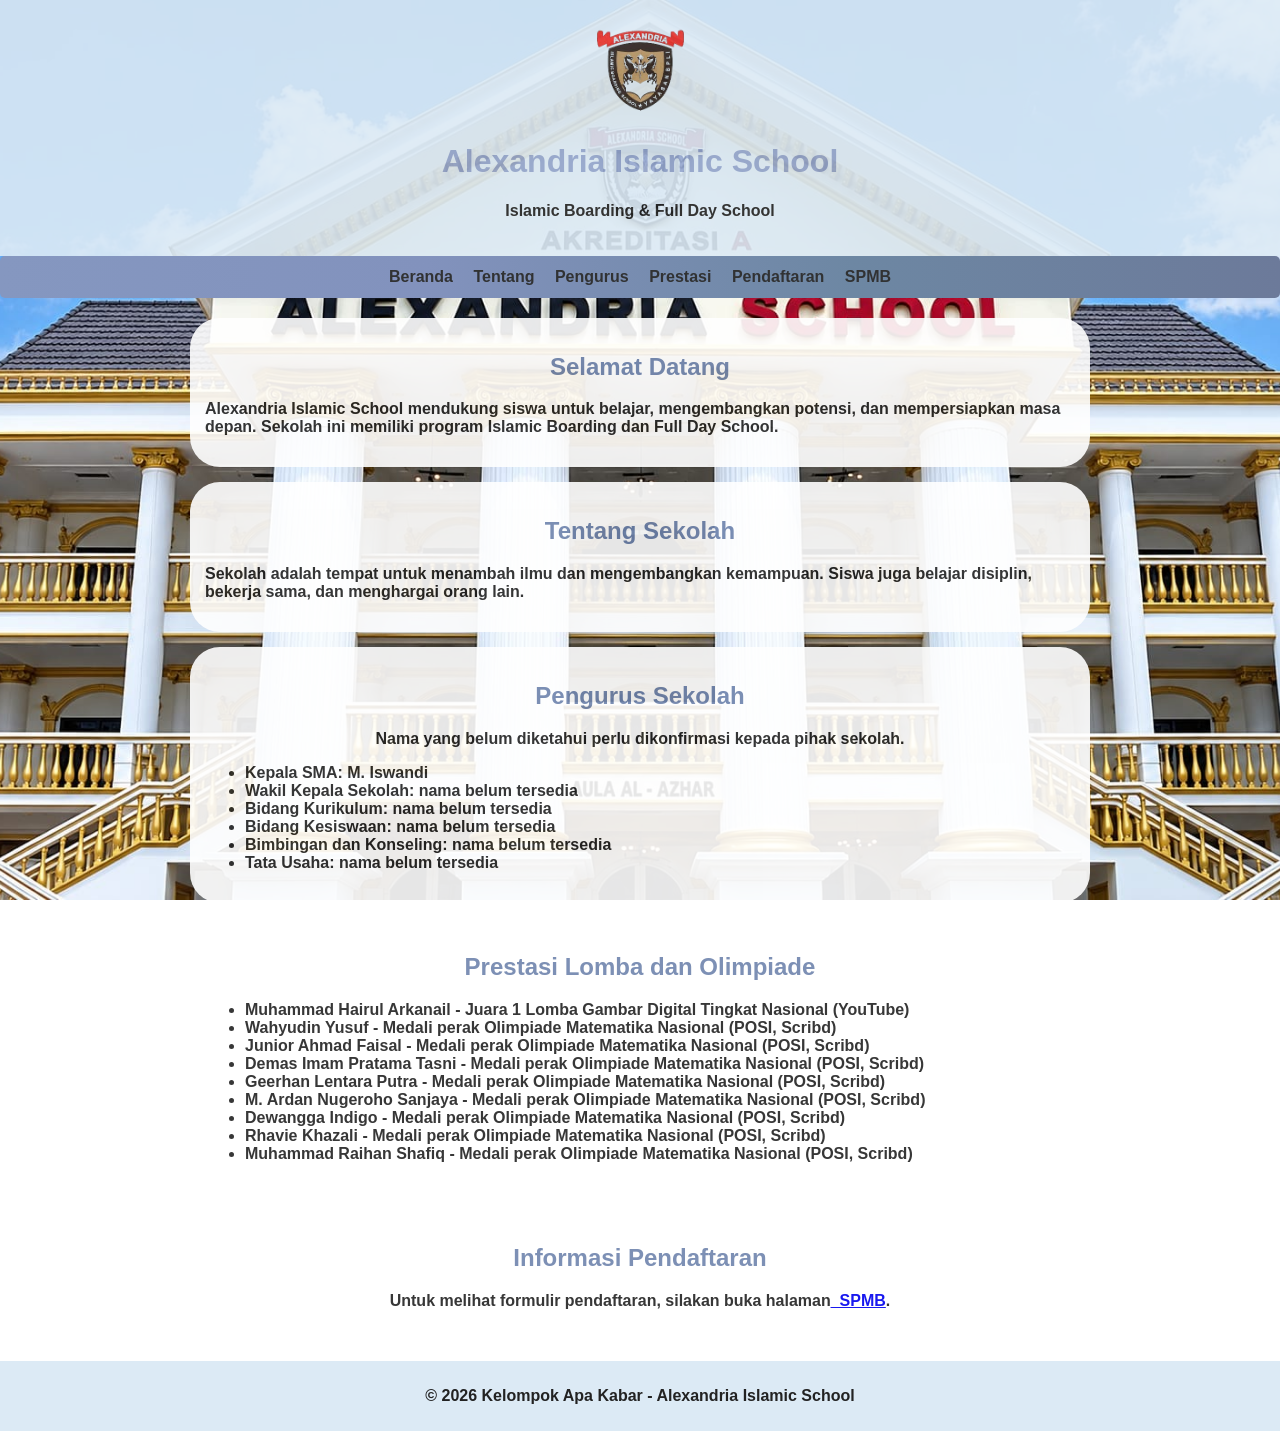
<file: Latihan HTML 10 PPLG 3/Alexandria/index.html>
<!doctype html>
<html lang="id">
  <head>
    <meta charset="UTF-8" />
    <meta name="viewport" content="width=device-width, initial-scale=1.0" />
    <title>Alexandria Islamic School</title>
    <link rel="stylesheet" href="style.css" />
  </head>
  <body>
    <header id="beranda">
      <img src="alexan.png" alt="Logo Alexandria Islamic School" width="100" />
      <h1>Alexandria Islamic School</h1>
      <p>Islamic Boarding &amp; Full Day School</p>
    </header>

    <nav>
      <a href="#beranda">Beranda</a>
      <a href="#tentang">Tentang</a>
      <a href="#struktur">Pengurus</a>
      <a href="#prestasi">Prestasi</a>
      <a href="#kontak">Pendaftaran</a>
      <a href="spmb.html">SPMB</a>
    </nav>

    <main>
      <section>
        <h2>Selamat Datang</h2>
        <p>
          Alexandria Islamic School mendukung siswa untuk belajar, mengembangkan
          potensi, dan mempersiapkan masa depan. Sekolah ini memiliki program
          Islamic Boarding dan Full Day School.
        </p>
      </section>

      <section id="tentang">
        <h2>Tentang Sekolah</h2>
        <p>
          Sekolah adalah tempat untuk menambah ilmu dan mengembangkan kemampuan.
          Siswa juga belajar disiplin, bekerja sama, dan menghargai orang lain.
        </p>
      </section>

      <section id="struktur" class="struktur">
        <h2>Pengurus Sekolah</h2>
        <p>
          Nama yang belum diketahui perlu dikonfirmasi kepada pihak sekolah.
        </p>
        <ul>
          <li>Kepala SMA: M. Iswandi</li>
          <li>Wakil Kepala Sekolah: nama belum tersedia</li>
          <li>Bidang Kurikulum: nama belum tersedia</li>
          <li>Bidang Kesiswaan: nama belum tersedia</li>
          <li>Bimbingan dan Konseling: nama belum tersedia</li>
          <li>Tata Usaha: nama belum tersedia</li>
        </ul>
      </section>

      <section id="prestasi">
        <h2>Prestasi Lomba dan Olimpiade</h2>
        <ul>
          <li>
            Muhammad Hairul Arkanail - Juara 1 Lomba Gambar Digital Tingkat
            Nasional (YouTube)
          </li>
          <li>
            Wahyudin Yusuf - Medali perak Olimpiade Matematika Nasional (POSI,
            Scribd)
          </li>
          <li>
            Junior Ahmad Faisal - Medali perak Olimpiade Matematika Nasional
            (POSI, Scribd)
          </li>
          <li>
            Demas Imam Pratama Tasni - Medali perak Olimpiade Matematika
            Nasional (POSI, Scribd)
          </li>
          <li>
            Geerhan Lentara Putra - Medali perak Olimpiade Matematika Nasional
            (POSI, Scribd)
          </li>
          <li>
            M. Ardan Nugeroho Sanjaya - Medali perak Olimpiade Matematika
            Nasional (POSI, Scribd)
          </li>
          <li>
            Dewangga Indigo - Medali perak Olimpiade Matematika Nasional (POSI,
            Scribd)
          </li>
          <li>
            Rhavie Khazali - Medali perak Olimpiade Matematika Nasional (POSI,
            Scribd)
          </li>
          <li>
            Muhammad Raihan Shafiq - Medali perak Olimpiade Matematika Nasional
            (POSI, Scribd)
          </li>
        </ul>
      </section>

      <section id="kontak" class="pendaftaran">
        <h2>Informasi Pendaftaran</h2>
        <p>
          Untuk melihat formulir pendaftaran, silakan buka halaman
          <a href="spmb.html">_SPMB</a>.
        </p>
      </section>
    </main>

    <footer>
      <p>&copy; 2026 Kelompok Apa Kabar - Alexandria Islamic School</p>
    </footer>
  </body>
</html>
</file>
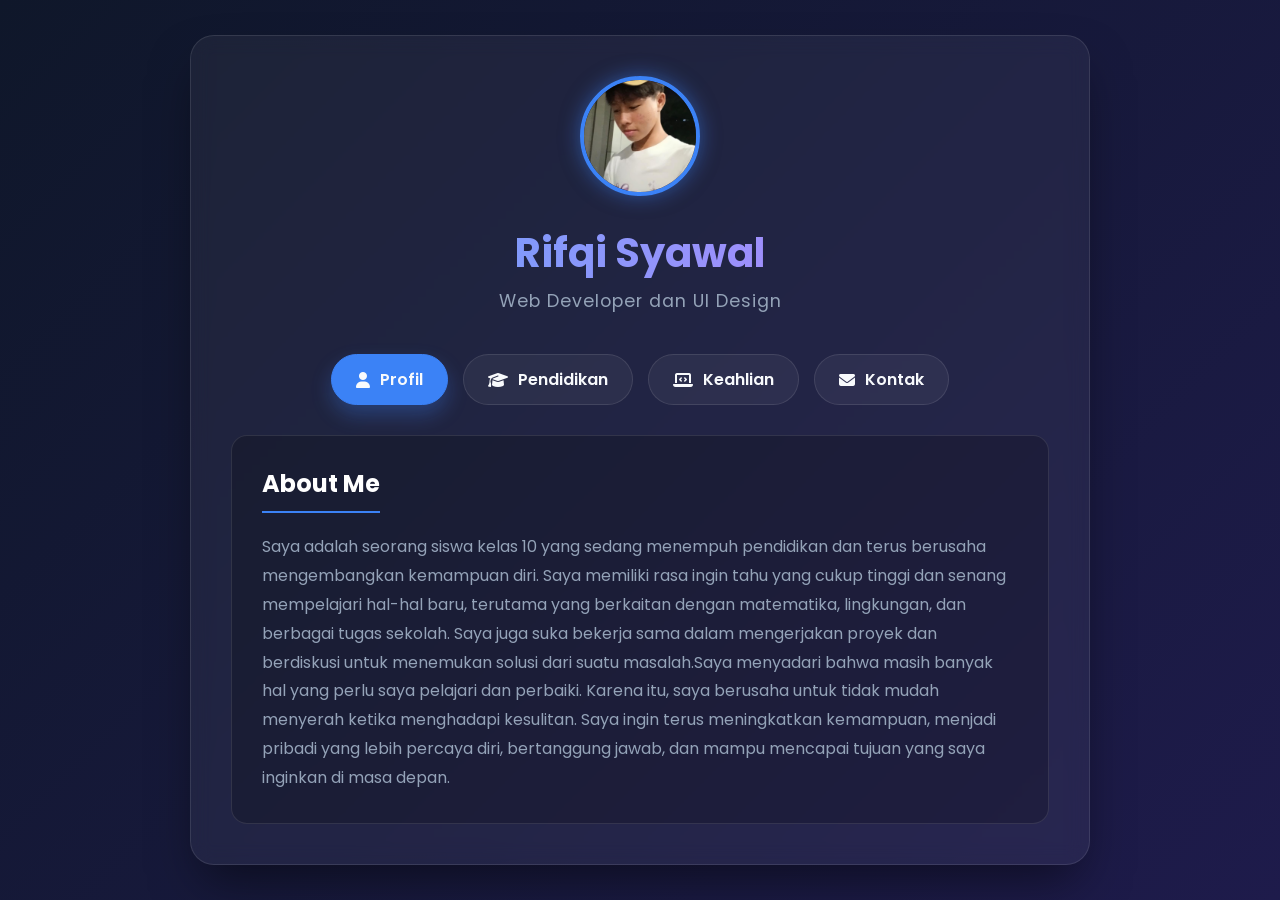
<file: Biografi/Biografi.html>
<!DOCTYPE html>
<html lang="id">
    
<head>
    <meta charset="UTF-8">
    <meta name="viewport" content="width=device-width, initial-scale=1.0">
    <title>Biodata Profesional</title>
    <!-- Menggunakan font Google 'Poppins' untuk kesan modern -->
    <link href="https://fonts.googleapis.com/css2?family=Poppins:wght@300;400;600;700&display=swap" rel="stylesheet">
    <!-- FontAwesome untuk ikon -->
    <link rel="stylesheet" href="https://cdnjs.cloudflare.com/ajax/libs/font-awesome/6.4.0/css/all.min.css">
    
    <style>
        :root {
            --primary: #3b82f6;
            --primary-dark: #2563eb;
            --bg-color: #0f172a;
            --text-light: #f8fafc;
            --text-muted: #94a3b8;
            --glass-bg: rgba(255, 255, 255, 0.05);
            --glass-border: rgba(255, 255, 255, 0.1);
        }

        * {
            margin: 0;
            padding: 0;
            box-sizing: border-box;
            font-family: 'Poppins', sans-serif;
        }

        body {
            background: linear-gradient(135deg, #0f172a 0%, #1e1b4b 100%);
            color: var(--text-light);
            min-height: 100vh;
            display: flex;
            justify-content: center;
            align-items: center;
            padding: 20px;
        }

        /* Container Utama dengan efek Kaca (Glassmorphism) */
        .container {
            background: var(--glass-bg);
            backdrop-filter: blur(10px);
            -webkit-backdrop-filter: blur(10px);
            border: 1px solid var(--glass-border);
            border-radius: 24px;
            width: 100%;
            max-width: 900px;
            padding: 40px;
            box-shadow: 0 25px 50px -12px rgba(0, 0, 0, 0.5);
            overflow: hidden;
        }

        /* Header / Bagian Atas */
        .header {
            text-align: center;
            margin-bottom: 40px;
        }

        .profile-img {
            width: 120px;
            height: 120px;
            border-radius: 50%;
            object-fit: cover;
            border: 4px solid var(--primary);
            box-shadow: 0 0 20px rgba(59, 130, 246, 0.5);
            margin-bottom: 20px;
            background: linear-gradient(45deg, var(--primary), #8b5cf6); 
        }

        .header h1 {
            font-size: 2.5rem;
            font-weight: 700;
            margin-bottom: 5px;
            background: linear-gradient(to right, #60a5fa, #c084fc);
            -webkit-background-clip: text;
            -webkit-text-fill-color: transparent;
        }

        .header p {
            color: var(--text-muted);
            font-size: 1.1rem;
            letter-spacing: 1px;
        }

        /* Navigasi Tombol (Tabs) */
        .nav-tabs {
            display: flex;
            justify-content: center;
            gap: 15px;
            margin-bottom: 30px;
            flex-wrap: wrap;
        }

        .tab-btn {
            background: var(--glass-bg);
            border: 1px solid var(--glass-border);
            color: var(--text-light);
            padding: 12px 24px;
            border-radius: 50px;
            font-size: 1rem;
            font-weight: 600;
            cursor: pointer;
            transition: all 0.3s ease;
            display: flex;
            align-items: center;
            gap: 10px;
        }

        .tab-btn:hover {
            background: rgba(255, 255, 255, 0.1);
            transform: translateY(-2px);
        }

        .tab-btn.active {
            background: var(--primary);
            border-color: var(--primary);
            box-shadow: 0 10px 20px rgba(59, 130, 246, 0.3);
        }

        /* Konten Area */
        .content-area {
            position: relative;
            min-height: 250px;
        }

        .tab-content {
            display: none;
            animation: fadeIn 0.5s ease forwards;
        }

        .tab-content.active {
            display: block;
        }

        @keyframes fadeIn {
            from {
                opacity: 0;
                transform: translateY(20px);
            }
            to {
                opacity: 1;
                transform: translateY(0);
            }
        }

        /* Styling Isi Konten */
        .content-card {
            background: rgba(0, 0, 0, 0.2);
            border-radius: 16px;
            padding: 30px;
            border: 1px solid var(--glass-border);
        }

        .content-card h2 {
            font-size: 1.5rem;
            margin-bottom: 20px;
            color: #fff;
            border-bottom: 2px solid var(--primary);
            padding-bottom: 10px;
            display: inline-block;
        }

        .info-list {
            list-style: none;
        }

        .info-list li {
            margin-bottom: 15px;
            display: flex;
            align-items: flex-start;
            gap: 15px;
        }

        .info-list i {
            color: var(--primary);
            font-size: 1.2rem;
            margin-top: 4px;
        }

        .info-text strong {
            display: block;
            color: #fff;
            font-size: 1.1rem;
        }

        .info-text span {
            color: var(--text-muted);
            font-size: 0.95rem;
        }

        /* Skill Tags */
        .skills-container {
            display: flex;
            flex-wrap: wrap;
            gap: 10px;
        }

        .skill-tag {
            background: var(--glass-bg);
            border: 1px solid var(--primary);
            color: var(--text-light);
            padding: 8px 16px;
            border-radius: 8px;
            font-size: 0.9rem;
            transition: all 0.3s ease;
        }

        .skill-tag:hover {
            background: var(--primary);
            transform: scale(1.05);
        }

        /* Responsif untuk HP */
        @media (max-width: 768px) {
            .header h1 { font-size: 2rem; }
            .nav-tabs { gap: 10px; }
            .tab-btn { padding: 10px 16px; font-size: 0.9rem; }
            .container { padding: 20px; }
        }
    </style>
</head>
<body>

    <div class="container">
        <!-- Bagian Profil Atas -->
        <header class="header">
            <!-- Ganti src dengan link/path foto kamu jika ada -->
            <img src="foto-profile.jpeg" alt="Foto Profil" class="profile-img">
            <h1>Rifqi Syawal</h1>
            <p>Web Developer dan UI Design</p>
        </header>

        <!-- Navigasi Interaktif -->
        <nav class="nav-tabs">
            <button class="tab-btn active" onclick="openTab(event, 'profil')">
                <i class="fas fa-user"></i> Profil
            </button>
            <button class="tab-btn" onclick="openTab(event, 'pendidikan')">
                <i class="fas fa-graduation-cap"></i> Pendidikan
            </button>
            <button class="tab-btn" onclick="openTab(event, 'keahlian')">
                <i class="fas fa-laptop-code"></i> Keahlian
            </button>
            <button class="tab-btn" onclick="openTab(event, 'kontak')">
                <i class="fas fa-envelope"></i> Kontak
            </button>
        </nav>

        <!-- Area Konten Dinamis -->
        <div class="content-area">
            
            <!-- Tab Profil -->
            <div id="profil" class="tab-content active">
                <div class="content-card">
                    <h2>About Me</h2>
                    <p style="color: var(--text-muted); line-height: 1.8;">
                         Saya adalah seorang siswa kelas 10 yang sedang menempuh pendidikan dan terus berusaha mengembangkan kemampuan diri. Saya memiliki rasa ingin tahu yang cukup tinggi dan senang mempelajari hal-hal baru, terutama yang berkaitan dengan matematika, lingkungan, dan berbagai tugas sekolah. Saya juga suka bekerja sama dalam mengerjakan proyek dan berdiskusi untuk menemukan solusi dari suatu masalah.Saya menyadari bahwa masih banyak hal yang perlu saya pelajari dan perbaiki. Karena itu, saya berusaha untuk tidak mudah menyerah ketika menghadapi kesulitan. Saya ingin terus meningkatkan kemampuan, menjadi pribadi yang lebih percaya diri, bertanggung jawab, dan mampu mencapai tujuan yang saya inginkan di masa depan.
                    </p>
                </div>
            </div>

            <!-- Tab Pendidikan -->
            <div id="pendidikan" class="tab-content">
                <div class="content-card">
                    <h2>Pendidikan</h2>
                    <ul class="info-list">
                        <li>
                            <i class="fas fa-university"></i>
                            <div class="info-text">
                                <strong>Riwayat Pedidikan</strong>
                                <span>Elementary School-Junior High School-Voncational High School</span>
                            </div>
                        </li>
                        <li>
                            <i class="fas fa-school"></i>
                            <div class="info-text">
                                <strong>SMKN 1 CIOMAS</strong>
                                <span>Jurusan Pemrograman Perangkat Lunak Dan Gim (2026-2028)</span>
                            </div>
                        </li>
                    </ul>
                </div>
            </div>

            <!-- Tab Keahlian -->
            <div id="keahlian" class="tab-content">
                <div class="content-card">
                    <h2>Keahlian Utama</h2>
                    <div class="skills-container">
                        <span class="skill-tag">Web Development</span>
                        <span class="skill-tag">UI/UX Design</span>
                        <span class="skill-tag">Project Management</span>
                        <span class="skill-tag">Problem Solving</span>
                        <span class="skill-tag">Public Speaking</span>
                        <span class="skill-tag">Data Analysis</span>
                        <span class="skill-tag">English Language</span>
                    </div>
                </div>
            </div>

            <!-- Tab Kontak -->
            <div id="kontak" class="tab-content">
                <div class="content-card">
                    <h2>Hubungi Saya</h2>
                    <ul class="info-list">
                        <li>
                            <i class="fas fa-envelope-open-text"></i>
                            <div class="info-text">
                                <strong>Email</strong>
                                <span>rifqisyawal111@gmail.com</span>
                            </div>
                        </li>
                        <li>
                            <i class="fas fa-phone-alt"></i>
                            <div class="info-text">
                                <strong>Telepon / WhatsApp</strong>
                                <span>+62 889 8724 2440</span>
                            </div>
                        </li>
                        <li>
                            <i class="fab fa-linkedin"></i>
                            <div class="info-text">
                                <strong>Github</strong>
                                <span>https://github.com/iqiaja07</span>
                            </div>
                        </li>
                    </ul>
                </div>
            </div>

        </div>
    </div>

    <!-- Script untuk interaksi tombol (Tabs) -->
    <script>
        function openTab(evt, tabName) {
            // Sembunyikan semua tab-content
            let tabContent = document.getElementsByClassName("tab-content");
            for (let i = 0; i < tabContent.length; i++) {
                tabContent[i].classList.remove("active");
            }

            // Hapus class 'active' dari semua tombol
            let tabBtns = document.getElementsByClassName("tab-btn");
            for (let i = 0; i < tabBtns.length; i++) {
                tabBtns[i].classList.remove("active");
            }

            // Tampilkan tab yang dipilih dan tambahkan class 'active' pada tombolnya
            document.getElementById(tabName).classList.add("active");
            evt.currentTarget.classList.add("active");
        }
    </script>
</body>
</html>
</file>
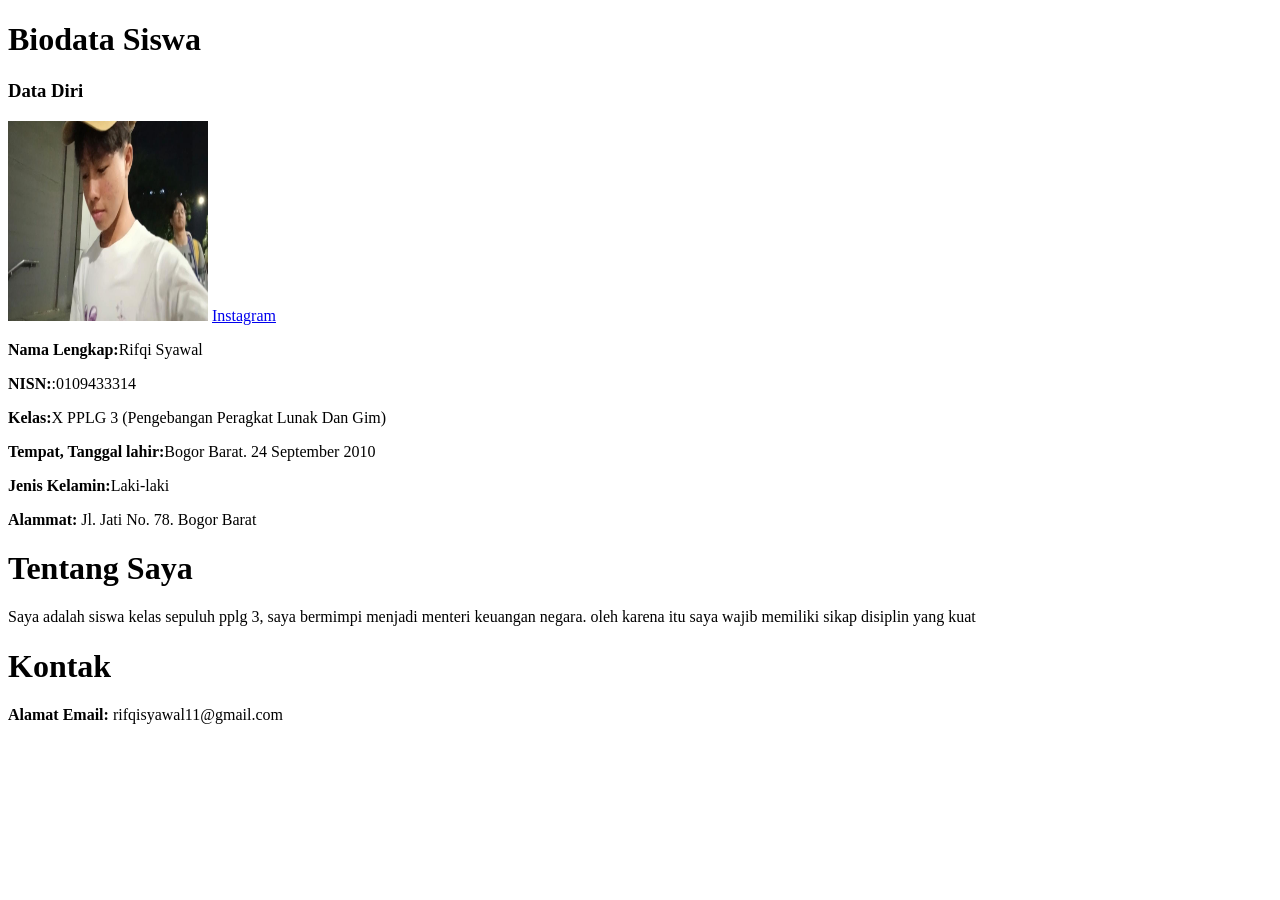
<file: Latihan HTML 10 PPLG 3/biodata.html>
<!DOCTYPE html>
<html>
       <head>
         <meta chrset="UTF-8"/>
        <title>Belajar HTML</title>
       </head>

       <body>
        <h1>Biodata Siswa</h1>
        <h3>Data Diri</h3>
        <img src="img/foto-profile.jpeg" alt="foto profile" width="200" height="200">
        <a href="https://www.instagram.com/iqorgmslim/" target="_blank">Instagram</a>
        
        <p><b>Nama Lengkap:</b>Rifqi Syawal</p>
        <P><b>NISN:</b>:0109433314</P>
        <p><b>Kelas:</b>X PPLG 3 (Pengebangan Peragkat Lunak Dan Gim)</p>
        <p><b>Tempat, Tanggal lahir:</b>Bogor Barat. 24 September 2010</p>
        <p> <b>Jenis Kelamin:</b>Laki-laki</p>
        <p><b>Alammat:</b> Jl. Jati No. 78. Bogor Barat</p>
        <h1>Tentang Saya</h1>
        <p>Saya adalah siswa kelas sepuluh pplg 3, saya bermimpi menjadi menteri keuangan negara. oleh karena itu saya wajib memiliki sikap disiplin yang kuat</p>
        <h1>Kontak</h1>
        <p><b>Alamat Email:</b> rifqisyawal11@gmail.com</p>


       </body>
</html>
</file>
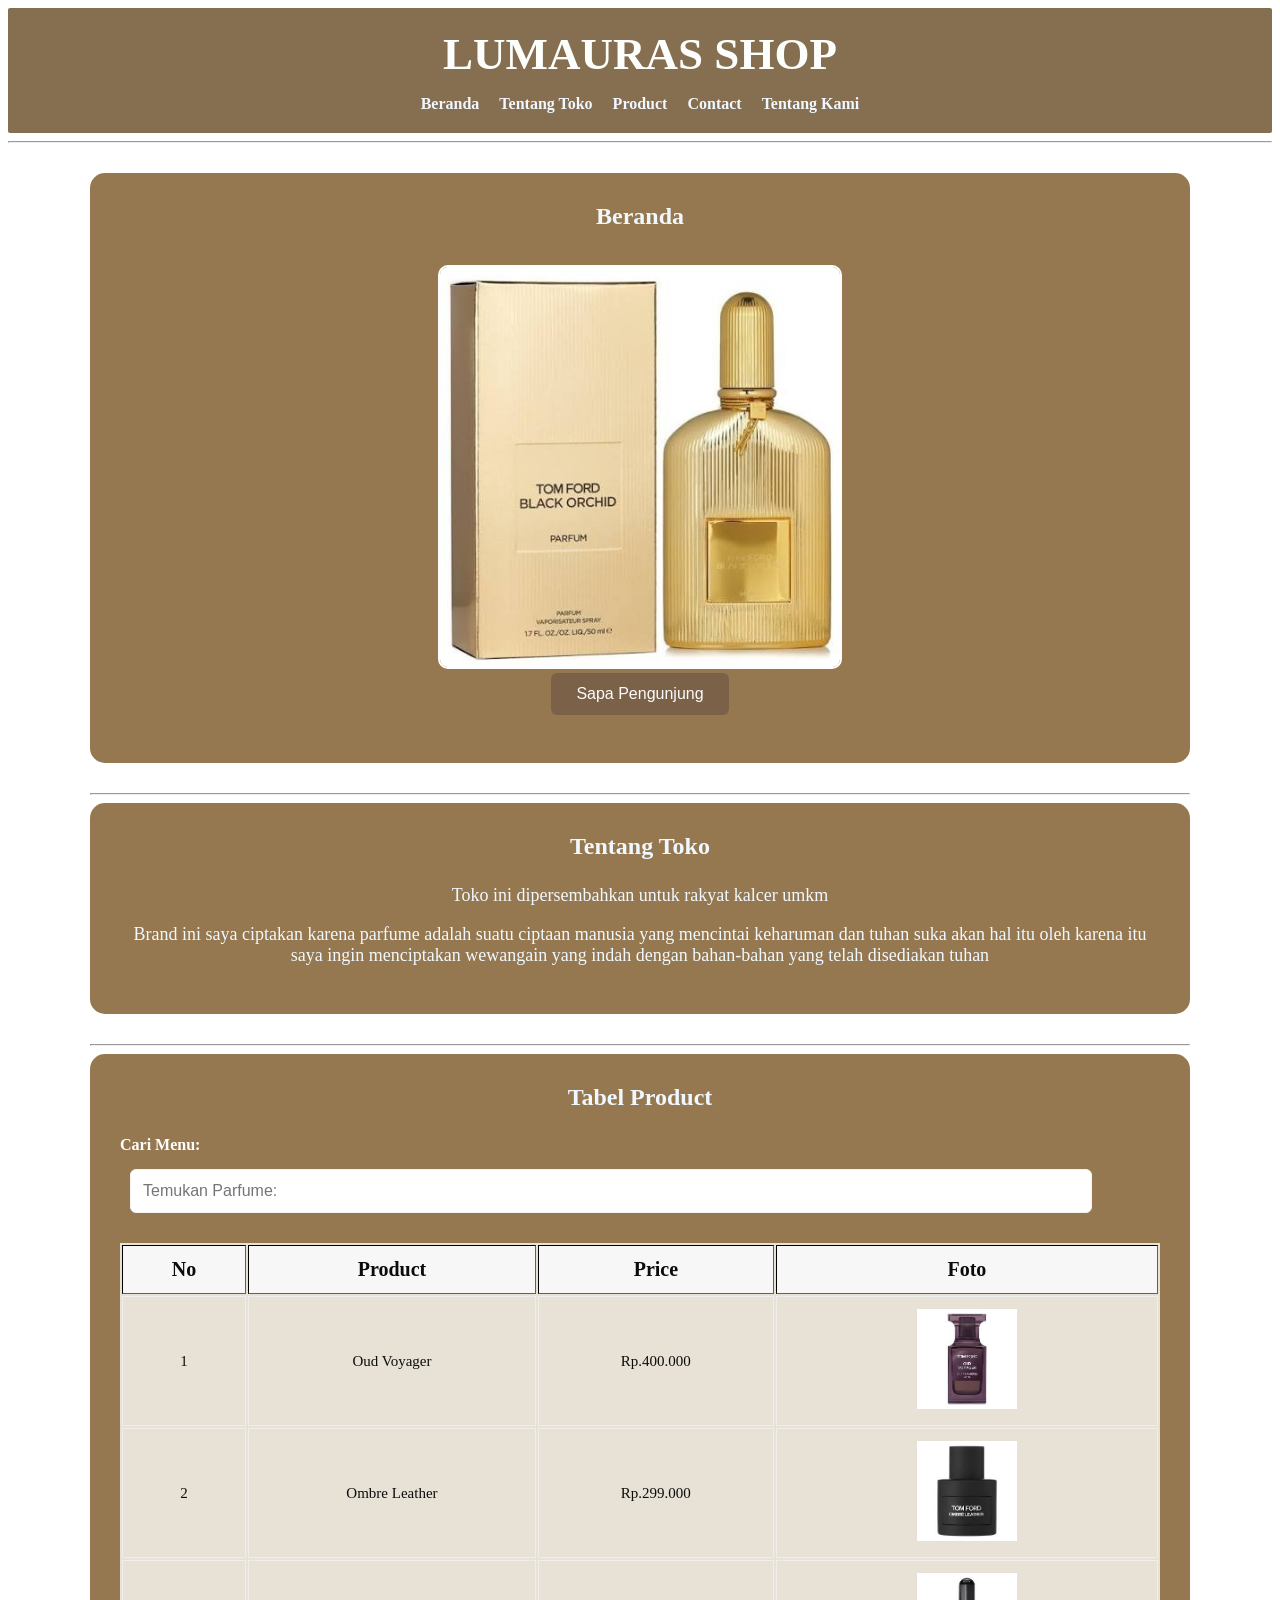
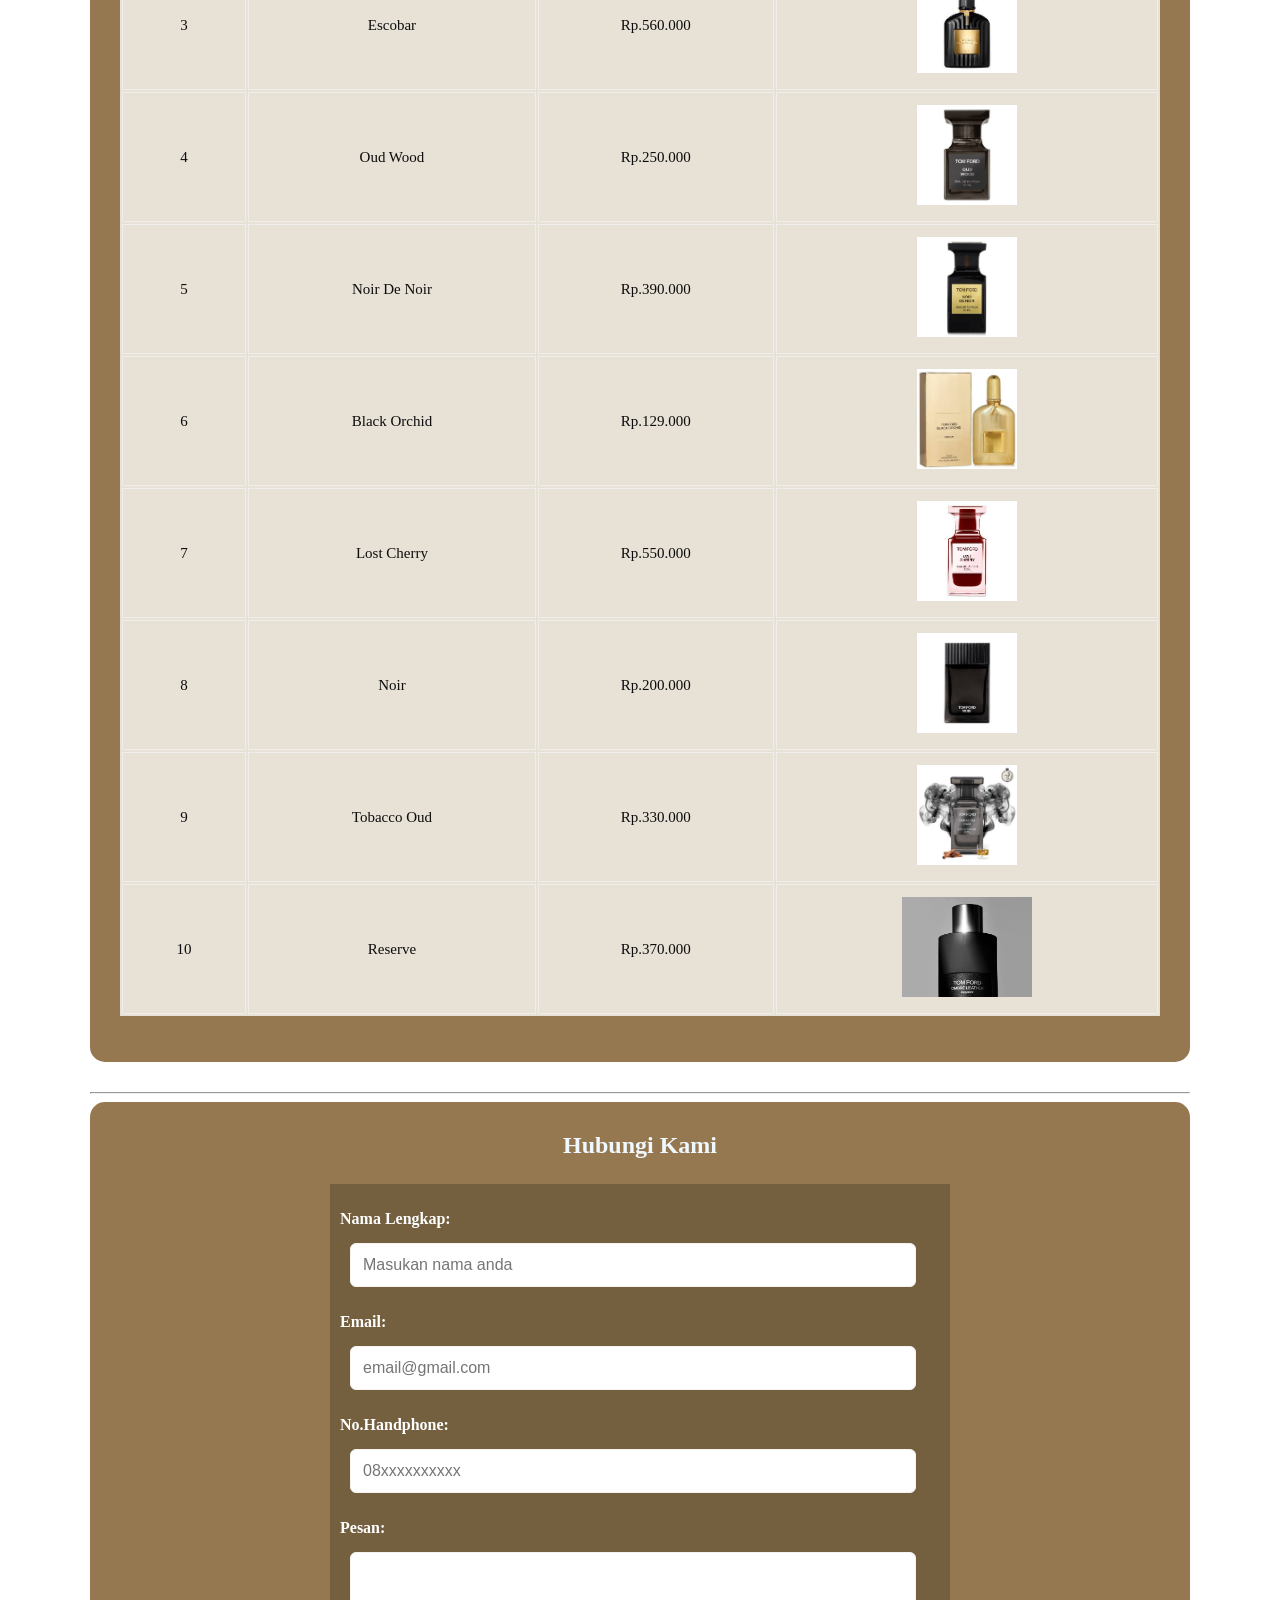
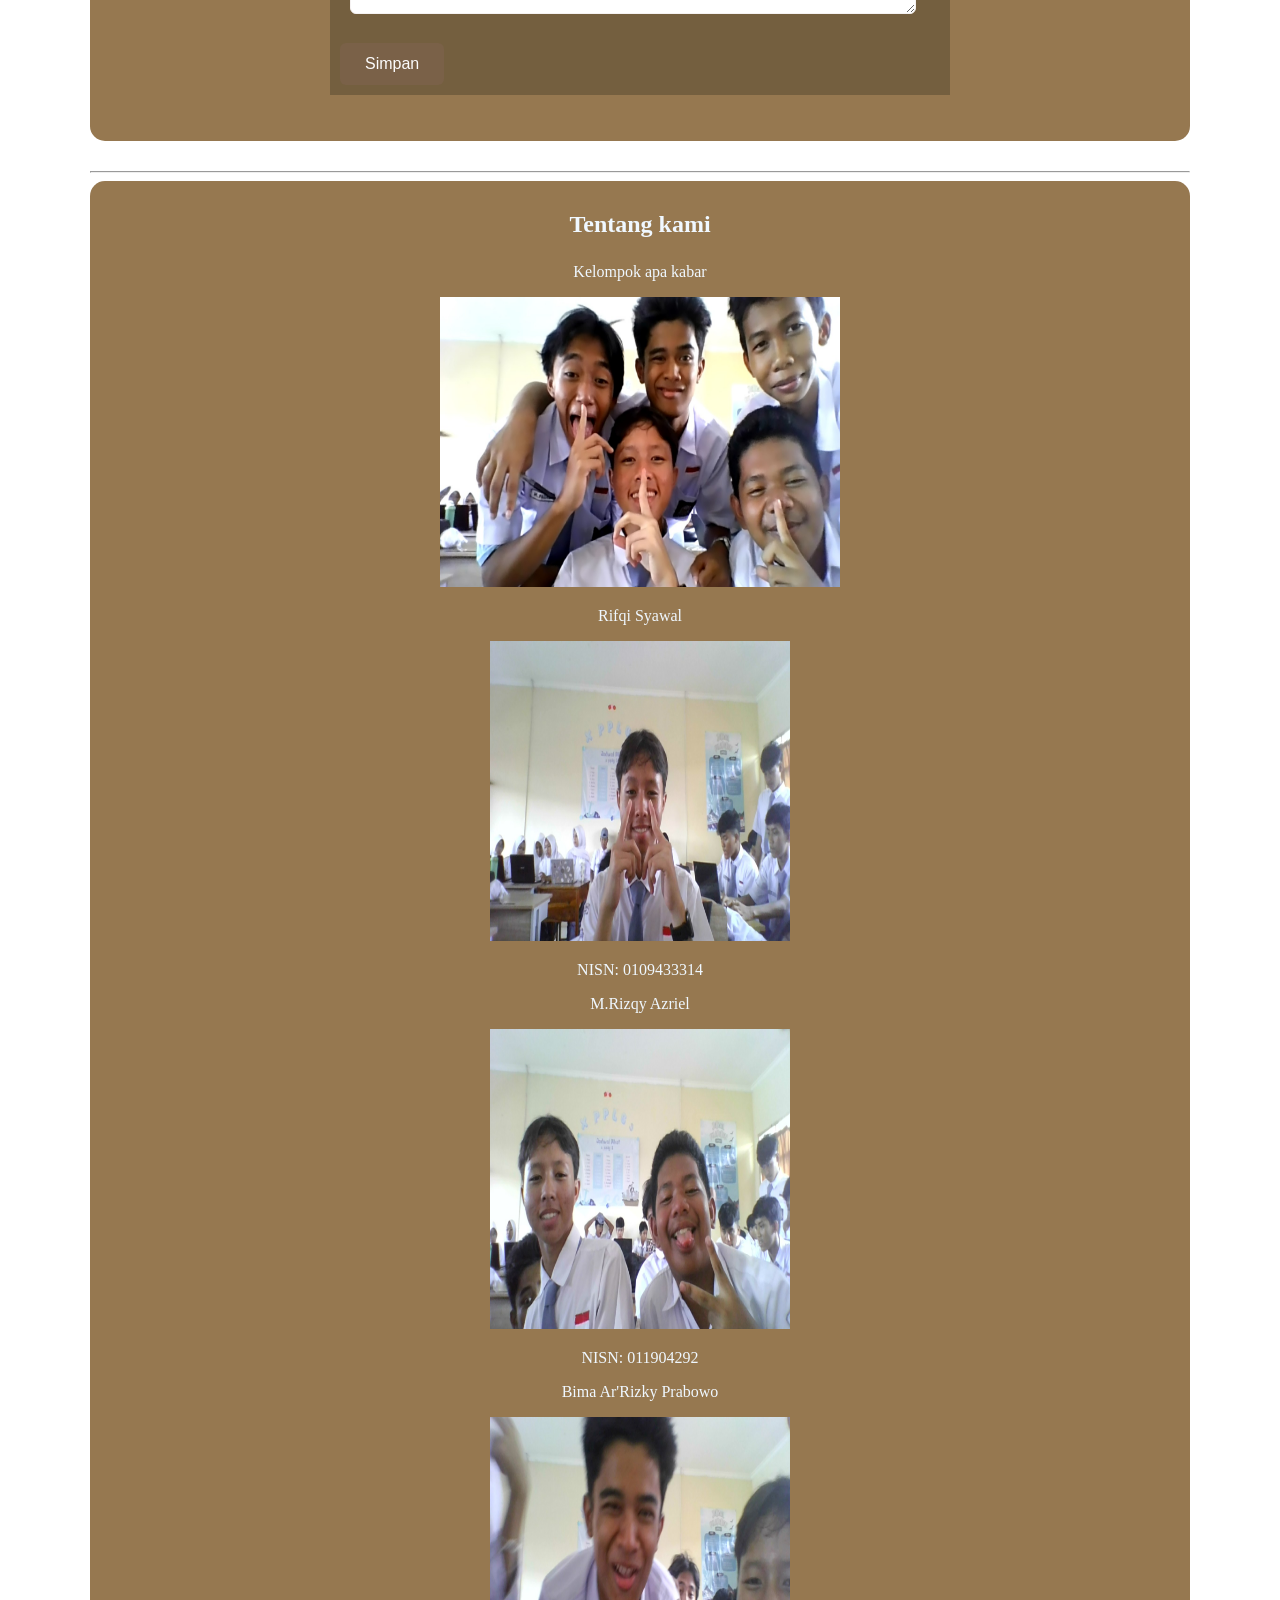
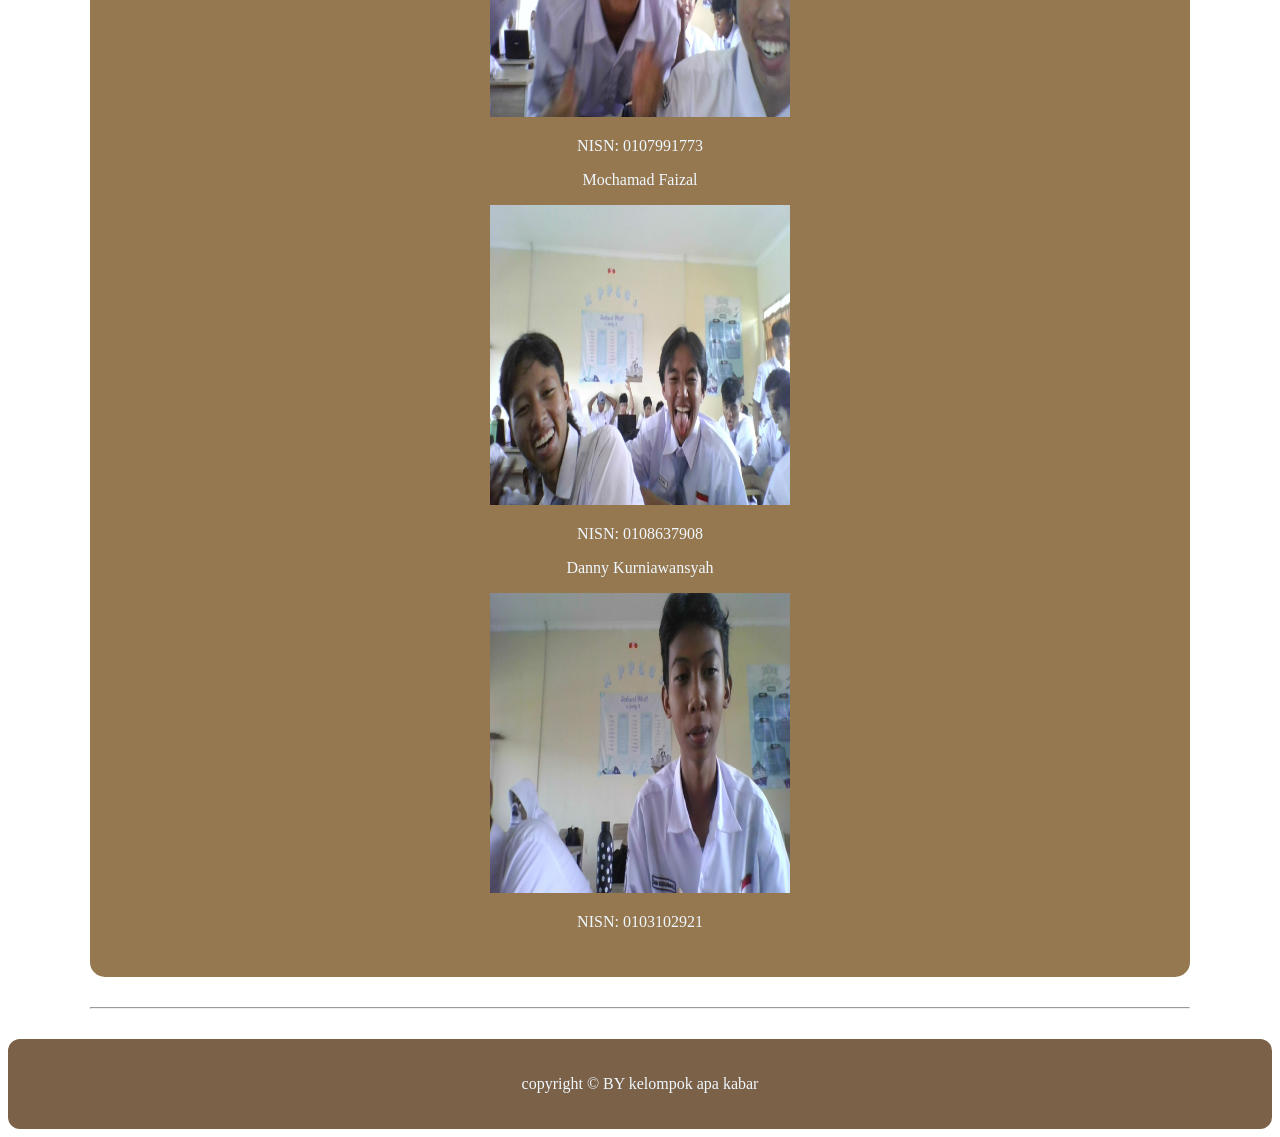
<file: Latihan HTML 10 PPLG 3/day2.html>
<!DOCTYPE html>
<html lang="id">
    
    <head>
        <meta charset="UTF-8" />
        <title>Perfume Shop</title>
        <style>

            html {
                scroll-behavior: smooth;
            }

            header {
                background-color: rgb(128, 106, 78);
                text-align: center;
                color:aliceblue;
                padding: 20px;
                border-radius: 30px;
            }

            header h1 {
                margin: 0 0 15px 0;
                font-size: 45px;
            }

            nav {
                margin-top: 7px;
            }

            nav a {
                color:aliceblue;
                text-decoration: none;
                margin: 0 8px;
                font-weight: bold;
            }

            nav a:hover {
                color:rgb(112, 104, 98);
                text-decoration:solid;
            }

            main {
                width: 300%;
                margin: 30px auto;
                max-width: 1100px;

            }

            section {
                background-color: rgb(150, 120, 80);
                padding: 30px;
                margin-bottom: 30px;
                border-radius: 15px;
                color:aliceblue;
            }

            section h2 {
                color :aliceblue;
                text-align: center;
                margin: 0 0 25px 0;
            }

            #beranda {
               text-align: center;
               justify-content: center;
            }

            #beranda img {
                width: 100%;
                max-width: 400px;
                height: auto;
                margin-top: 10px;
                border: 2px solid #fffefe;
                border-radius: 10px;
            }

            #beranda p {
                font-size: 18px;
                color:aliceblue;
            }

            table {
                width: 100%;
                margin-top: 20px;
                background-color: rgba(251, 250, 247, 0.806);
                color:#0d0d0d;
                border:rgb(12, 12, 12);
            }

            th {
                background-color: rgb(248, 247, 247);
                color:rgb(12, 12, 12);
                padding: 12px;
                font-size: 20px;
            }

            td {
                padding: 12px;
                text-align: center;
                border: 1px solid #f0eeec;
            }

            form {
                max-width: 600px;
                margin: auto;
                background-color: rgb(116, 95, 63);
                padding: 10px;
            }

            form p {
                margin-bottom: 15px;
            }

            tr {
                font-size: 15px;
            }

            label, .pp {
                display: block;
                margin-bottom: 5px;
                font-weight: bold;
                color: white;
            }

            input,
            textarea {
                width: 90%;
                padding: 12px;
                margin: 10px;
                border: 1px solid #f5f2f2;
                border-radius: 6px;
                font-family: Arial, Helvetica, sans-serif;
                font-size: 16px;
                cursor: pointer;
            }

            button, .Hai {
                background-color: #7a6148;
                color:rgb(253, 252, 252);
                border: none;
                padding: 12px 25px;
                border-radius: 6px;
                font-size: 16px;
                cursor: pointer;
                display: flex;
                text-align:center;
                justify-content: center;
            }

            #tombolSapa {
                width: fit-content;
                margin: 0 auto;
                
            }

            button:hover {
                background-color: #9c7c5b;
                text-decoration: double;
            }

           #tentang_kami {
            text-align: center;
           }

           footer {
            text-align: center;
            border-radius: 12px;
            background-color: #7a6148;
            padding: 20px;
            color:aliceblue;
           }

           #tentang_toko p {
            text-align: center;
            font-size: 18px;
           }
          


        </style>
    </head>
    
<body>

<header style="background-color: rgb(134, 110, 80); border-radius: 2px;">
            <h1 style="color:rgb(253, 255, 252)">LUMAURAS SHOP</h1>
            <nav>
                <a href="#beranda" >Beranda</a>
                <a href="#tentang_toko" >Tentang Toko</a>
                <a href="#product" >Product</a>
                <a href="#contact" >Contact</a>
                <a href="#tentang_kami" >Tentang Kami</a>
            
            </nav>
</header>
         <hr>
         
<main>

             <section id="beranda">
             <h2>Beranda</h2>
              <img src="img/danny.jpeg" alt="Banner Perfume" />
              <button id="tombolSapa" class="Hai">Sapa Pengunjung</button>
              <p id="hasilSapa"></p>
              </section>
              <hr>
            
              <section id="tentang_toko">
                <h2>Tentang Toko</h2>
                <p>Toko ini dipersembahkan untuk rakyat kalcer umkm</p>
                <p> Brand ini saya ciptakan karena parfume adalah suatu ciptaan
                 manusia yang mencintai keharuman dan tuhan suka akan hal itu
                 oleh karena itu saya ingin menciptakan wewangain yang indah 
                 dengan bahan-bahan yang telah disediakan tuhan
              </p>

              
              </section>
              <hr>
             
              <section id="product">
             <h2>Tabel Product</h2>
             <label for="cariMenu" class="pp">Cari Menu:</label>
             <input type="text" id="cariMenu"
             placeholder="Temukan Parfume: " />
              
             <table border="1" cellpadding="5">
                <thead>
                    <tr>
                        <th>No</th>
                        <th>Product</th>
                        <th>Price</th>
                        <th>Foto</th>
                    </tr>
                </thead>
                <tbody id="daftarMenu">
                    <tr>
                        <td>1</td>
                        <td>Oud Voyager</td>
                        <td>Rp.400.000</td>
                        <td><img src="img/bima.jpeg" weight="100px" height="100px"></td>
                    </tr>
                    <tr>
                        <td>2</td>
                        <td>Ombre Leather</td>
                        <td>Rp.299.000</td>
                        <td><img src="img/WhatsApp Image 2026-09-29 at 14.28.44.jpeg" weight="100px" height="100px"></td>
                    </tr>
                    <tr>
                        <td>3</td>
                        <td>Escobar</td>
                        <td>Rp.560.000</td>
                        <td><img src="img/faizal.jpeg" weight="100px" height="100px"></td>
                    </tr>
                    <tr>
                        <td>4</td>
                        <td>Oud Wood</td>
                        <td>Rp.250.000</td>
                        <td><img src="img/woilah.jpeg" weight="100px" height="100px"></td>
                    </tr>
                    <tr>
                        <td>5</td>
                        <td>Noir De Noir</td>
                        <td>Rp.390.000</td>
                        <td><img src="img/iki.jpeg" weight="100px" height="100px"></td>
                    </tr>
                      <tr>
                        <td>6</td>
                        <td>Black Orchid</td>
                        <td>Rp.129.000</td>
                        <td><img src="img/danny.jpeg" weight="100px" height="100px"></td>
                    </tr> 
                     <tr>
                        <td>7</td>
                        <td>Lost Cherry</td>
                        <td>Rp.550.000</td>
                        <td><img src="img/azriel.jpeg" weight="100px" height="100px"></td>
                    </tr>  
                    <tr>
                        <td>8</td>
                        <td>Noir</td>
                        <td>Rp.200.000</td>
                        <td><img src="img/sumpit.jpeg" weight="100px" height="100px"></td>
                    </tr>  
                    <tr>
                        <td>9</td>
                        <td>Tobacco Oud</td>
                        <td>Rp.330.000</td>
                        <td><img src="img/rizky.jpeg" weight="100px" height="100px"></td>
                    </tr>  
                    <tr> 
                        <td>10</td>
                        <td>Reserve</td>
                        <td>Rp.370.000</td>
                        <td><img src="img/WhatsApp Image 2026-09-29 at 14.29.37.jpeg" weight="100px" height="100px"></td>
                    </tr>
                       
                   
                </tbody>
             </table>
             <p id="hasilCari"></p>
             </section>
             <hr>
            
             <section id="contact">
             <h2>Hubungi Kami</h2>
             <form action="#" method="POST" id="formKontak">
                <p>
                    <label>Nama Lengkap: </label>
                    <input
                     type="text"
                     name="nama" 
                     id="nama"
                     placeholder="Masukan nama anda"
                    
                     >
                     
                </p>

                 <p>
                   <label>Email: </label>
                    <input
                     type="email"
                     name="email" 
                     id="email"
                     placeholder="email@gmail.com"
                    
                     >
                    
                </p>

                 <p>
                    <label>No.Handphone: </label>
                    <input 
                     type="number"
                     name="number" 
                     id="number"
                     placeholder="08xxxxxxxxxx"
                  
                     >

                </p>
                 <p>
                    <label>Pesan:</label>
                   <textarea
                     name="text"
                     id="pesan"
        
                     >
                   </textarea>
               
                 </p>

                 <button>Simpan</button>
             </form>
             <p id="hasilForm"></p>
             </section>
             <hr>

             <section id="tentang_kami" class="foto">
                 <h2>Tentang kami</h2>
                 <p>Kelompok apa kabar</p>
                 <img src="img/foto.jpg" width="400px" height="290px" >
                 
                 <p>Rifqi Syawal</p>
                 <img src="img/WIN_20260929_14_12_55_Pro.jpg" alt="Profile Rifqi" width="300px" height="300px">
                 <p>NISN: 0109433314 </p>

                 <p>M.Rizqy Azriel </p>
                 <img src="img/WIN_20260929_14_13_39_Pro.jpg" alt="Profile Ajril" width="300px" height="300px">
                 <p>NISN: 011904292  </p>

                 <p>Bima Ar'Rizky Prabowo</p>
                 <img src="img/WIN_20260929_14_13_47_Pro.jpg" alt="Profile Bima" width="300px" height="300px">
                 <p>NISN: 0107991773 </p>

                 <p>Mochamad Faizal</p>
                 <img src="img/WIN_20260929_14_13_29_Pro.jpg" alt="Profile Ijal" width="300px" height="300px">
                 <p>NISN: 0108637908 </p>

                 <p>Danny Kurniawansyah</p>
                 <img src="img/orggila.jpg" alt="Profile Daniii HANDSOME" width="300px" height="300px">
                 <p>NISN: 0103102921 </p>

             </section>
             <hr>

</main>

<footer>
            <p>copyright &copy; BY kelompok apa kabar</p> 
</footer>

       
     </body>
</html>

  <script>

    const namaToko = "Lumaura's Shop";
    let jumlahPengunjung = 0;

    function sapaPengunjung(){
        jumlahPengunjung++;

        const hasil = document.getElementById('hasilSapa');
        [];
        hasil.textContent =
         "Selamat datang di " +
         namaToko +
         "! Kamu pengunjung ke-" +
         jumlahPengunjung +
         ".";

        alert("Halo! Selamat datang di" + namaToko);
    }

    document
    .getElementById("tombolSapa")
    .addEventListener("click", sapaPengunjung);

    const inputCari = document.getElementById("cariMenu");
    const barisMenu = document.querySelectorAll("#daftarMenu tr");
    const hasilPencarian = document.getElementById("hasilCari")

    inputCari.addEventListener("input", function () {
        const kataKunci = inputCari.value.toLowerCase();
        let jumlahDitemukan = 0;

        barisMenu.forEach(function (baris) {
            const namaMenu = baris.cells[1].textContent.toLowerCase();
            const kategori = baris.cells[2].textContent.toLowerCase();

            if(namaMenu.includes(kataKunci) || kategori.includes(kataKunci))
            {
                baris.style.display = "";
                jumlahDitemukan++;
            }   else {
                baris.style.display = "none";
            }   
        });

        if(jumlahDitemukan > 0) {
            hasilPencarian.textContent = "Ditemukan" + jumlahDitemukan + " menu.";
        }   else {
            hasilPencarian.textContent = "Menu tidak ditemukan.";
        }
      });

      document
      .getElementById("formKontak")
      .addEventListener("submit", function (event) {
        event.preventDefault();

        const nama = document.getElementById("nama").value.trim();
        const email = document.getElementById("email").value;
        const number = document.getElementById("number").value;
        const pesan = document.getElementById("pesan").value;

       if (nama === "" || email === "" || number === "" || pesan === "") {
         document.getElementById("hasilForm").textContent =
          "Semua kolo wajib diisi,";
       } else {
        document.getElementById("hasilForm").textContent =
          "Terima Kasih, " +
          nama +
          "! Pesan kamu berhasil diperiksa, Email: " +
          email;

          document.getElementById("formKontak").reset();
       }
    });
 </script>
</file>
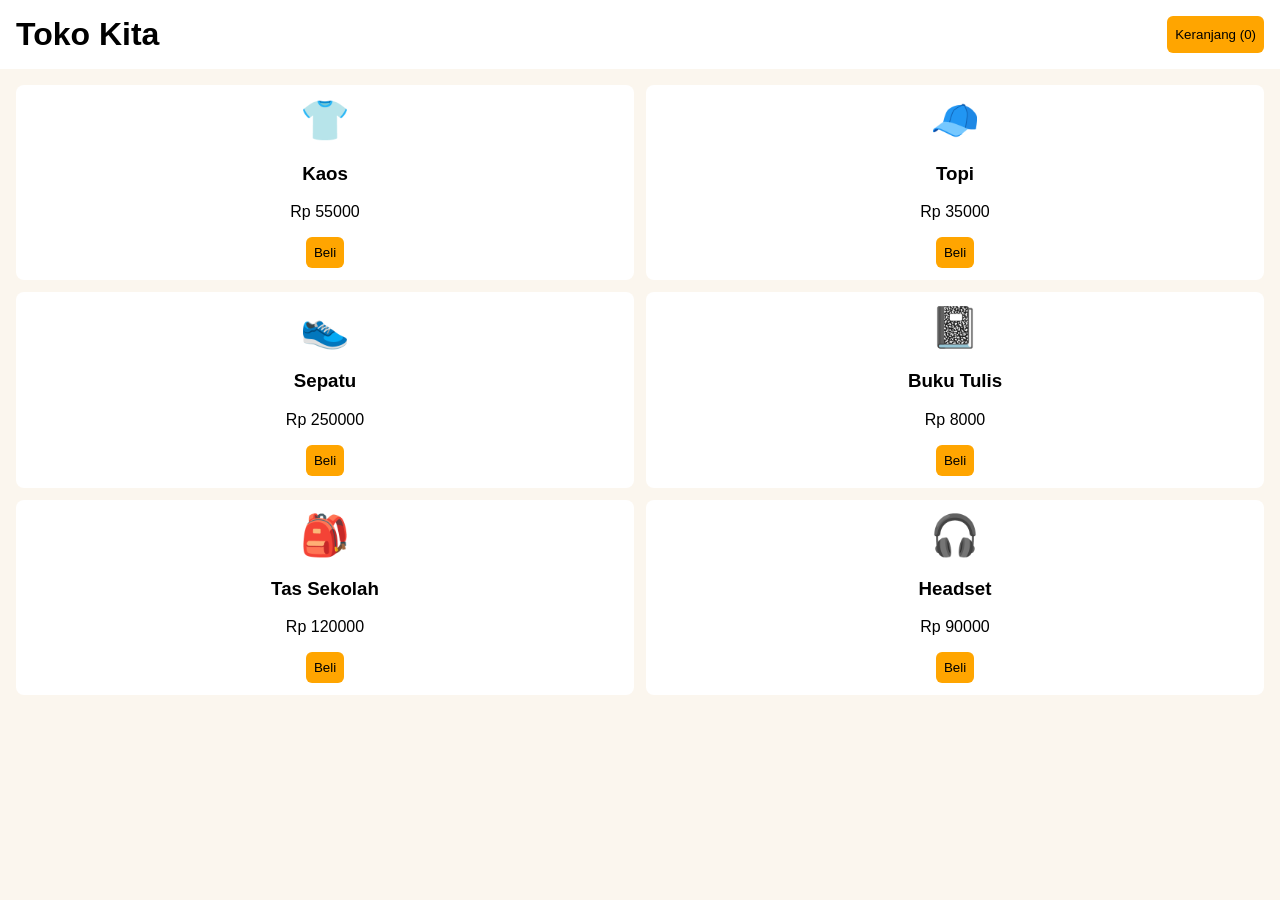
<file: Latihan tebal-tebal/toko.html>
<!DOCTYPE html>
<html lang="id">
<head>
  <meta charset="UTF-8">
  <meta name="viewport" content="width=device-width, initial-scale=1">
  <title>Toko Kita</title>
  <link rel="stylesheet" href="style.css">
</head>
<body>

  <header>
    <h1>Toko Kita</h1>
    <button id="tombol-keranjang" class="utama" type="button">Keranjang (0)</button>
  </header>

  <main>
    <div class="filter" id="filter"></div>

    <div class="grid" id="grid"></div>
  </main>

  <aside id="keranjang">
    <div class="baris" style="border:none">
      <h2 style="margin:0; flex:1">Keranjang</h2>
      <button id="tutup" type="button">Tutup</button>
    </div>
    <div id="isi-keranjang"></div>
    <div class="total"><span>Total</span><span id="total">Rp 0</span></div>
    <button id="bayar" class="utama" type="button" style="width:100%">Bayar</button>
  </aside>

  <script src="script.js"></script>
</body>
</html>
</file>
<file: Jasa Website/styles.css>
@import url("https://fonts.googleapis.com/css2?family=DM+Sans:wght@400;500;600;700&family=Space+Grotesk:wght@400;500;600;700&display=swap");
:root {
  --bg: #08090b;
  --panel: #101216;
  --panel2: #14161b;
  --text: #f5f5f2;
  --muted: #9b9da6;
  --line: #25272e;
  --accent: #ff5a36;
  --accent2: #ff784d;
  --blue: #75b9ff;
  --max: 1180px;
}
* {
  box-sizing: border-box;
  margin: 0;
  padding: 0;
}
html {
  scroll-behavior: smooth;
}
body {
  font-family: "DM Sans", sans-serif;
  background: var(--bg);
  color: var(--text);
  line-height: 1.6;
}
a {
  color: inherit;
  text-decoration: none;
}
.announcement {
  background: #121419;
  border-bottom: 1px solid var(--line);
  text-align: center;
  padding: 9px;
  font-size: 12px;
  color: #bfc1c9;
}
.announcement a {
  color: #fff;
  text-decoration: underline;
  margin-left: 7px;
}
.navbar {
  height: 78px;
  max-width: var(--max);
  margin: auto;
  padding: 0 24px;
  display: flex;
  align-items: center;
  justify-content: space-between;
  position: sticky;
  top: 0;
  z-index: 20;
  background: rgba(8, 9, 11, 0.82);
  backdrop-filter: blur(18px);
  border-bottom: 1px solid rgba(255, 255, 255, 0.04);
}
.brand {
  display: flex;
  align-items: center;
  gap: 9px;
  font: 700 21px "Space Grotesk";
}
.brand-mark {
  display: grid;
  place-items: center;
  width: 30px;
  height: 30px;
  border: 1px solid #51535b;
  border-radius: 8px;
  color: #fff;
  font-size: 16px;
}
.dot {
  color: var(--accent);
}
nav {
  display: flex;
  gap: 29px;
  font-size: 13px;
  color: #aaaeb7;
}
nav a:hover,
.footer-links a:hover {
  color: #fff;
}
.nav-cta {
  border: 1px solid #363941;
  padding: 10px 15px;
  border-radius: 10px;
  font-size: 12px;
  background: #15171b;
}
.nav-cta span {
  color: var(--accent);
}
.menu-btn {
  display: none;
  background: none;
  color: white;
  border: 0;
  font-size: 22px;
}
.hero {
  max-width: var(--max);
  margin: auto;
  min-height: 680px;
  padding: 90px 24px 80px;
  display: grid;
  grid-template-columns: 1.04fr 0.96fr;
  gap: 60px;
  align-items: center;
  position: relative;
  overflow: hidden;
}
.hero-glow {
  position: absolute;
  width: 420px;
  height: 420px;
  border-radius: 50%;
  filter: blur(90px);
  opacity: 0.12;
  pointer-events: none;
}
.glow-one {
  background: var(--accent);
  right: 8%;
  top: 12%;
}
.glow-two {
  background: #3f8cff;
  left: 0;
  bottom: 0;
}
.hero-copy {
  position: relative;
  z-index: 2;
}
.eyebrow,
.kicker {
  font-size: 11px;
  letter-spacing: 2px;
  font-weight: 700;
  color: #9ea1aa;
}
.eyebrow {
  display: inline-flex;
  gap: 9px;
  align-items: center;
  border: 1px solid #2c2f36;
  padding: 8px 11px;
  border-radius: 100px;
  background: #0e1014;
}
.pulse {
  width: 6px;
  height: 6px;
  background: #57e18d;
  border-radius: 50%;
  box-shadow: 0 0 12px #57e18d;
}
.hero h1 {
  font: 600 clamp(45px, 5vw, 74px)/1.03 "Space Grotesk";
  letter-spacing: -3.2px;
  margin: 23px 0;
}
.hero h1 span,
.contact h2 span {
  color: var(--accent);
}
.hero-text {
  max-width: 650px;
  color: #aeb0b8;
  font-size: 16px;
}
.hero-actions {
  display: flex;
  gap: 12px;
  margin: 30px 0;
}
.btn {
  display: inline-flex;
  justify-content: center;
  align-items: center;
  gap: 18px;
  border-radius: 10px;
  padding: 13px 17px;
  font-size: 13px;
  font-weight: 700;
  cursor: pointer;
  border: 1px solid transparent;
  transition: 0.2s;
}
.btn-primary {
  background: var(--accent);
  color: #fff;
  box-shadow: 0 10px 35px rgba(255, 90, 54, 0.15);
}
.btn-primary:hover {
  background: #ff704e;
  transform: translateY(-2px);
}
.btn-ghost {
  border-color: #34373e;
  background: #111318;
}
.btn-ghost:hover {
  border-color: #666b76;
  background: #17191e;
}
.trust-row {
  display: flex;
  gap: 28px;
  border-top: 1px solid var(--line);
  padding-top: 22px;
}
.trust-row strong {
  display: block;
  font: 600 14px "Space Grotesk";
}
.trust-row small {
  color: #777b84;
  font-size: 10px;
}
.hero-visual {
  position: relative;
}
.browser-card {
  background: #0e1014;
  border: 1px solid #30333b;
  border-radius: 18px;
  box-shadow: 0 30px 80px rgba(0, 0, 0, 0.45);
  overflow: hidden;
  transform: rotate(1.3deg);
}
.browser-top {
  height: 43px;
  border-bottom: 1px solid #292c32;
  display: flex;
  align-items: center;
  gap: 7px;
  padding: 0 13px;
  color: #6e727b;
  font-size: 10px;
}
.browser-top span {
  width: 7px;
  height: 7px;
  border-radius: 50%;
  background: #393c43;
}
.browser-top div {
  margin: auto;
  border: 1px solid #292c32;
  padding: 4px 70px;
  border-radius: 7px;
}
.browser-content {
  padding: 20px 24px 27px;
  background: linear-gradient(145deg, #12151a, #0b0d10);
}
.mini-nav {
  display: flex;
  align-items: center;
  gap: 18px;
  font-size: 10px;
  color: #777;
}
.mini-nav b {
  color: white;
  font: 700 15px "Space Grotesk";
  margin-right: auto;
}
.mini-nav i {
  width: 24px;
  height: 4px;
  background: #292d34;
  border-radius: 10px;
}
.mini-nav em {
  font-style: normal;
  border: 1px solid #444850;
  padding: 6px 9px;
  border-radius: 5px;
  color: #ccc;
}
.mini-hero {
  display: flex;
  justify-content: space-between;
  align-items: center;
  padding: 75px 10px 55px;
}
.mini-hero small {
  font-size: 8px;
  letter-spacing: 2px;
  color: var(--accent);
}
.mini-hero h3 {
  font: 500 35px/1.05 "Space Grotesk";
  letter-spacing: -1.5px;
  margin: 10px 0;
}
.mini-hero h3 b {
  color: #dfe2e7;
}
.mini-hero p {
  font-size: 9px;
  color: #747982;
  max-width: 230px;
}
.mini-hero button {
  margin-top: 17px;
  background: #e8e8e5;
  border: 0;
  border-radius: 6px;
  padding: 8px 11px;
  font-size: 8px;
}
.orb {
  width: 160px;
  height: 160px;
  border-radius: 50%;
  background: radial-gradient(
    circle at 30% 30%,
    #ff997d,
    #a62e18 50%,
    #17191e 51%
  );
  display: grid;
  place-items: center;
  box-shadow: 0 0 80px rgba(255, 90, 54, 0.18);
}
.orb span {
  font: 700 34px "Space Grotesk";
  color: #fff;
}
.mini-stats {
  border-top: 1px solid #25282e;
  padding-top: 14px;
  display: flex;
  gap: 45px;
  color: #777;
  font: 700 10px "Space Grotesk";
}
.mini-stats small {
  font: 400 8px "DM Sans";
  color: #555;
  margin-left: 4px;
}
.float-tag {
  position: absolute;
  background: #15181d;
  border: 1px solid #333741;
  padding: 10px 13px;
  border-radius: 9px;
  font-size: 10px;
  box-shadow: 0 15px 30px rgba(0, 0, 0, 0.4);
}
.tag-one {
  right: -18px;
  top: 18%;
}
.tag-two {
  left: -22px;
  bottom: 12%;
}
.marquee {
  border-block: 1px solid var(--line);
  padding: 18px 0;
  overflow: hidden;
  color: #666970;
  font: 600 11px "Space Grotesk";
  letter-spacing: 2px;
  white-space: nowrap;
}
.marquee div {
  animation: move 25s linear infinite;
}
.marquee span {
  color: var(--accent);
  margin: 0 24px;
}
@keyframes move {
  to {
    transform: translateX(-25%);
  }
}
.section {
  max-width: var(--max);
  margin: auto;
  padding: 120px 24px;
}
.section-heading {
  display: flex;
  justify-content: space-between;
  gap: 60px;
  align-items: end;
  margin-bottom: 50px;
}
.section-heading h2 {
  font: 600 clamp(35px, 4vw, 52px)/1.05 "Space Grotesk";
  letter-spacing: -2px;
  margin-top: 13px;
}
.section-heading h2 em {
  font-style: normal;
  color: #777b84;
}
.section-heading > p {
  max-width: 400px;
  color: #8c9099;
  font-size: 14px;
}
.service-grid {
  display: grid;
  grid-template-columns: repeat(4, 1fr);
  border: 1px solid var(--line);
  border-radius: 14px;
  overflow: hidden;
}
.service-card {
  padding: 28px 25px;
  min-height: 365px;
  border-right: 1px solid var(--line);
  background: #0d0f12;
  position: relative;
}
.service-card:last-child {
  border: 0;
}
.service-card.featured {
  background: linear-gradient(160deg, #17181d, #0d0f12);
}
.service-icon {
  font-size: 24px;
  color: var(--accent);
  margin-bottom: 38px;
}
.service-card > span {
  position: absolute;
  right: 22px;
  top: 29px;
  font: 600 10px "Space Grotesk";
  color: #51545c;
}
.service-card h3 {
  font: 600 21px "Space Grotesk";
  margin-bottom: 9px;
}
.service-card p {
  font-size: 12px;
  color: #82868f;
  min-height: 78px;
}
.service-card ul {
  list-style: none;
  border-top: 1px solid #25282d;
  padding-top: 15px;
  color: #b1b3b9;
  font-size: 11px;
}
.service-card li {
  margin: 7px 0;
}
.service-card li:before {
  content: "✓";
  color: #62d59a;
  margin-right: 8px;
}
.feature-band {
  background: #f1f0ec;
  color: #111;
  padding: 95px max(24px, calc((100% - 1180px) / 2));
  display: grid;
  grid-template-columns: 0.8fr 1.2fr;
  gap: 80px;
}
.feature-band h2 {
  font: 600 44px/1.08 "Space Grotesk";
  letter-spacing: -2px;
  margin-top: 13px;
}
.feature-band h2 span {
  color: var(--accent);
}
.feature-list {
  display: grid;
  grid-template-columns: repeat(2, 1fr);
  border-top: 1px solid #d4d3cf;
}
.feature-list > div {
  padding: 22px 18px;
  border-bottom: 1px solid #d4d3cf;
}
.feature-list > div:nth-child(odd) {
  border-right: 1px solid #d4d3cf;
}
.feature-list b {
  font: 700 10px "Space Grotesk";
  color: #a0a09b;
}
.feature-list h3 {
  font: 600 17px "Space Grotesk";
  margin: 10px 0 4px;
}
.feature-list p {
  font-size: 11px;
  color: #6e6d69;
}
.process {
  padding-bottom: 90px;
}
.timeline {
  display: grid;
  grid-template-columns: repeat(5, 1fr);
  border-top: 1px solid var(--line);
}
.step {
  padding: 28px 18px 20px;
  border-right: 1px solid var(--line);
  min-height: 220px;
}
.step:last-child {
  border: 0;
}
.step span {
  display: grid;
  place-items: center;
  width: 32px;
  height: 32px;
  border: 1px solid #3b3e45;
  border-radius: 50%;
  font: 700 10px "Space Grotesk";
  color: var(--accent);
  margin-bottom: 30px;
}
.step h3 {
  font: 600 17px "Space Grotesk";
  margin-bottom: 7px;
}
.step p {
  font-size: 11px;
  color: #7e8189;
}
.portfolio {
  padding-top: 50px;
}
.text-link {
  font-size: 12px;
  color: #bbb;
}
.portfolio-grid {
  display: grid;
  grid-template-columns: 1.15fr 0.85fr;
  gap: 18px;
}
.project {
  border: 1px solid var(--line);
  border-radius: 14px;
  overflow: hidden;
  background: #101216;
  min-height: 300px;
  position: relative;
}
.project:first-child {
  grid-row: span 2;
  min-height: 620px;
}
.project-ui {
  height: 72%;
  margin: 20px;
  background: #171a20;
  border: 1px solid #2a2d35;
  border-radius: 9px;
  position: relative;
  overflow: hidden;
}
.project-info {
  padding: 0 25px 24px;
}
.project-info small {
  font: 600 9px "Space Grotesk";
  color: var(--accent);
  letter-spacing: 1.5px;
}
.project-info h3 {
  font: 600 22px "Space Grotesk";
  margin: 4px 0;
}
.project-info p {
  font-size: 11px;
  color: #777b83;
}
.ui-bar {
  height: 36px;
  border-bottom: 1px solid #292c33;
}
.ui-lines {
  width: 45%;
  height: 110px;
  margin: 60px 30px;
  background: linear-gradient(
    #ddd 0 8px,
    transparent 8px 20px,
    #444 20px 24px,
    transparent 24px 36px,
    #555 36px 40px,
    transparent 40px
  );
  opacity: 0.7;
}
.ui-box {
  position: absolute;
  right: 30px;
  top: 75px;
  width: 35%;
  height: 180px;
  border-radius: 10px;
  background: linear-gradient(145deg, #ff6d49, #24262c);
}
.store-nav {
  height: 35px;
  border-bottom: 1px solid #2c3038;
}
.product-row {
  display: flex;
  gap: 10px;
  padding: 25px 18px;
}
.product-row i {
  height: 120px;
  flex: 1;
  border-radius: 8px;
  background: linear-gradient(145deg, #333944, #16181d);
  border: 1px solid #3b3f48;
}
.product-row.second {
  padding-top: 0;
}
.product-row.second i {
  height: 60px;
}
.dash-head {
  height: 35px;
  border-bottom: 1px solid #2b2e35;
}
.dash-cards {
  display: flex;
  gap: 9px;
  padding: 20px;
}
.dash-cards i {
  height: 60px;
  flex: 1;
  background: #252a31;
  border-radius: 6px;
}
.dash-chart {
  height: 100px;
  margin: 0 20px;
  border-bottom: 2px solid #ff5a36;
  background: linear-gradient(
    165deg,
    transparent 55%,
    rgba(255, 90, 54, 0.1) 56%,
    transparent 57%
  );
}
.pricing {
  padding-top: 50px;
}
.price-grid {
  display: grid;
  grid-template-columns: repeat(3, 1fr);
  gap: 16px;
}
.price-card {
  background: #101216;
  border: 1px solid var(--line);
  border-radius: 14px;
  padding: 30px;
  position: relative;
}
.price-card.popular {
  border-color: #5b3128;
  box-shadow: 0 20px 50px rgba(255, 90, 54, 0.08);
}
.badge {
  position: absolute;
  right: 20px;
  top: 20px;
  background: var(--accent);
  font-size: 9px;
  padding: 5px 8px;
  border-radius: 100px;
}
.price-card small {
  font: 700 10px "Space Grotesk";
  letter-spacing: 2px;
  color: #7d8088;
}
.price-card h3 {
  font: 600 23px "Space Grotesk";
  margin: 14px 0 3px;
}
.price {
  font: 700 27px "Space Grotesk";
  color: #fff;
  margin-bottom: 8px;
}
.price-card > p:not(.price) {
  font-size: 11px;
  color: #7e828b;
  min-height: 50px;
}
.price-card ul {
  list-style: none;
  border-top: 1px solid var(--line);
  margin: 20px 0;
  padding-top: 14px;
  font-size: 11px;
  color: #b7bac1;
}
.price-card li {
  margin: 9px 0;
}
.price-card li:before {
  content: "✓";
  color: #5dd497;
  margin-right: 9px;
}
.full {
  width: 100%;
}
.quote-section {
  padding: 110px 24px;
  text-align: center;
  border-block: 1px solid var(--line);
  background: radial-gradient(circle at center, #17191e 0, #090a0c 60%);
}
.quote-mark {
  font: 700 80px Georgia;
  color: var(--accent);
  height: 65px;
}
.quote-section h2 {
  max-width: 850px;
  margin: auto;
  font: 500 clamp(28px, 4vw, 48px)/1.12 "Space Grotesk";
  letter-spacing: -1.5px;
}
.quote-section h2 span {
  color: #747881;
}
.quote-section p {
  color: #7d8088;
  font-size: 12px;
  margin-top: 20px;
}
.faq {
  display: grid;
  grid-template-columns: 0.75fr 1.25fr;
  gap: 90px;
}
.faq-list {
  border-top: 1px solid var(--line);
}
details {
  border-bottom: 1px solid var(--line);
  padding: 20px 0;
}
summary {
  list-style: none;
  cursor: pointer;
  font: 500 15px "Space Grotesk";
  display: flex;
  justify-content: space-between;
}
summary:after {
  content: "+";
  color: var(--accent);
  font-size: 20px;
}
details[open] summary:after {
  content: "−";
}
details p {
  color: #7e8189;
  font-size: 12px;
  max-width: 650px;
  padding-top: 12px;
}
.contact {
  padding: 100px 24px;
  background: #121419;
  border-top: 1px solid var(--line);
}
.contact-inner {
  max-width: 1000px;
  margin: auto;
  display: grid;
  grid-template-columns: 1fr 0.8fr;
  gap: 90px;
}
.contact h2 {
  font: 600 54px/1 "Space Grotesk";
  letter-spacing: -2px;
  margin: 15px 0;
}
.contact p {
  font-size: 13px;
  color: #888c95;
  max-width: 500px;
}
.contact form {
  display: flex;
  flex-direction: column;
  gap: 13px;
}
.contact label {
  font-size: 10px;
  color: #8d9098;
}
.contact input,
.contact select,
.contact textarea {
  width: 100%;
  margin-top: 6px;
  background: #0b0d10;
  border: 1px solid #2c3037;
  border-radius: 8px;
  padding: 12px;
  color: white;
  font: 12px "DM Sans";
  outline: none;
}
.contact textarea {
  min-height: 110px;
  resize: vertical;
}
.contact input:focus,
.contact select:focus,
.contact textarea:focus {
  border-color: #676b74;
}
.form-note {
  color: #666a73;
  font-size: 9px;
}
.form-note b {
  color: #aaa;
}
footer {
  max-width: var(--max);
  margin: auto;
  padding: 45px 24px;
  display: grid;
  grid-template-columns: 1fr 1fr 1fr;
  align-items: end;
  color: #777b84;
  border-top: 1px solid var(--line);
}
.footer-brand p {
  font-size: 10px;
  margin-top: 10px;
}
.footer-links {
  display: flex;
  gap: 22px;
  justify-content: center;
  font-size: 11px;
}
.copyright {
  text-align: right;
  font-size: 10px;
}
@media (max-width: 900px) {
  nav {
    display: none;
  }
  .menu-btn {
    display: block;
  }
  .nav-cta {
    display: none;
  }
  .hero {
    grid-template-columns: 1fr;
    padding-top: 65px;
  }
  .hero-visual {
    max-width: 650px;
    margin: auto;
    width: 100%;
  }
  .service-grid {
    grid-template-columns: repeat(2, 1fr);
  }
  .service-card:nth-child(2) {
    border-right: 0;
  }
  .service-card:nth-child(-n + 2) {
    border-bottom: 1px solid var(--line);
  }
  .feature-band {
    grid-template-columns: 1fr;
    gap: 40px;
  }
  .timeline {
    grid-template-columns: repeat(2, 1fr);
  }
  .step:nth-child(2n) {
    border-right: 0;
  }
  .portfolio-grid {
    grid-template-columns: 1fr;
  }
  .project:first-child {
    grid-row: auto;
    min-height: 450px;
  }
  .price-grid {
    grid-template-columns: 1fr;
  }
  .faq {
    grid-template-columns: 1fr;
    gap: 40px;
  }
  .contact-inner {
    grid-template-columns: 1fr;
    gap: 45px;
  }
  footer {
    grid-template-columns: 1fr;
    gap: 25px;
  }
  .footer-links {
    justify-content: flex-start;
  }
  .copyright {
    text-align: left;
  }
}
@media (max-width: 580px) {
  .hero {
    padding-top: 45px;
  }
  .hero h1 {
    font-size: 42px;
    letter-spacing: -2px;
  }
  .hero-actions {
    flex-direction: column;
  }
  .trust-row {
    gap: 12px;
    flex-wrap: wrap;
  }
  .browser-top div {
    padding: 4px 25px;
  }
  .mini-hero {
    padding: 45px 5px;
  }
  .mini-hero h3 {
    font-size: 27px;
  }
  .orb {
    width: 110px;
    height: 110px;
  }
  .service-grid {
    grid-template-columns: 1fr;
  }
  .service-card {
    border-right: 0 !important;
    border-bottom: 1px solid var(--line);
  }
  .service-card:last-child {
    border-bottom: 0;
  }
  .feature-list {
    grid-template-columns: 1fr;
  }
  .feature-list > div:nth-child(odd) {
    border-right: 0;
  }
  .timeline {
    grid-template-columns: 1fr;
  }
  .step {
    border-right: 0;
    border-bottom: 1px solid var(--line);
  }
  .section {
    padding: 80px 20px;
  }
  .section-heading {
    display: block;
  }
  .section-heading > p {
    margin-top: 18px;
  }
  .portfolio-grid {
    gap: 12px;
  }
  .contact {
    padding: 75px 20px;
  }
  .contact h2 {
    font-size: 43px;
  }
  footer {
    padding: 35px 20px;
  }
  .tag-one {
    right: -5px;
  }
  .tag-two {
    left: -5px;
  }
}
</file>
<file: Website Kelas/style.css>
:root {
  --ink: #172033;
  --muted: #697386;
  --paper: #f6f8fc;
  --surface: #ffffff;
  --line: #e7ebf2;
  --blue: #3157d5;
  --blue-dark: #203a9b;
  --cyan: #42c5d9;
  --shadow: 0 18px 50px rgba(26, 44, 87, 0.10);
}

* { box-sizing: border-box; }

html { scroll-behavior: smooth; }

.welcome-screen {
  position: fixed;
  inset: 0;
  z-index: 100;
  display: grid;
  place-items: center;
  background: rgba(74, 81, 92, .86);
  backdrop-filter: blur(16px);
  -webkit-backdrop-filter: blur(16px);
  opacity: 1;
  visibility: visible;
  transition: opacity .75s ease, visibility .75s ease;
}

.welcome-screen.is-hidden { opacity: 0; visibility: hidden; pointer-events: none; }
.welcome-screen-content { display: flex; align-items: center; gap: 18px; color: #ffffff; animation: welcome-rise 1s ease both; }
.welcome-screen-content p { margin: 0; font-family: Georgia, "Times New Roman", serif; font-size: clamp(1.25rem, 3.2vw, 2.8rem); font-weight: 700; letter-spacing: .1em; text-align: center; }
.welcome-screen-line { width: clamp(28px, 8vw, 100px); height: 1px; background: rgba(255, 255, 255, .72); }

@keyframes welcome-rise {
  from { opacity: 0; transform: translateY(16px); }
  to { opacity: 1; transform: translateY(0); }
}

body {
  margin: 0;
  color: var(--ink);
  background: var(--paper);
  font-family: "Trebuchet MS", "Segoe UI", sans-serif;
  line-height: 1.65;
}

body::after {
  content: "";
  position: fixed;
  inset: -18px;
  z-index: -2;
  pointer-events: none;
  background: url("https://images.unsplash.com/photo-1521587760476-6c12a4b040da?auto=format&fit=crop&w=2400&q=80") center / cover no-repeat;
  filter: blur(7px);
  transform: scale(1.04);
}

body::before {
  content: "";
  position: fixed;
  inset: 0;
  z-index: -1;
  pointer-events: none;
  background: linear-gradient(rgba(232, 242, 250, .72), rgba(238, 244, 252, .88)), radial-gradient(circle at 8% 5%, rgba(66, 197, 217, .15), transparent 26%), radial-gradient(circle at 92% 24%, rgba(49, 87, 213, .11), transparent 24%);
}

header {
  position: sticky;
  top: 0;
  z-index: 20;
  padding: 14px clamp(16px, 4vw, 64px);
  background: rgba(246, 248, 252, .86);
  backdrop-filter: blur(18px);
}

.Navbar {
  display: flex;
  align-items: center;
  justify-content: space-between;
  gap: 24px;
  max-width: 1180px;
  margin: 0 auto;
  padding: 8px 14px;
  border: 1px solid rgba(255, 255, 255, .86);
  border-radius: 18px;
  background: rgba(255, 255, 255, .9);
  box-shadow: 0 10px 32px rgba(32, 58, 155, .10);
}

.Navbar > a {
  display: flex;
  align-items: center;
  gap: 10px;
  color: var(--blue-dark);
  font-weight: 800;
  text-decoration: none;
  white-space: nowrap;
}



.Navbar img { width: 52px; height: 52px; object-fit: contain; }
.Navbar span {
  color: #53627b;
  font-family: Georgia, "Times New Roman", serif;
  font-size: 1.12rem;
  font-weight: 700;
  letter-spacing: .02em;
}

nav ul {
  display: flex;
  align-items: center;
  gap: 6px;
  padding: 0;
  margin: 0;
  list-style: none;
}

nav a {
  position: relative;
  display: block;
  padding: 8px 13px;
  border-radius: 999px;
  color: var(--muted);
  font-size: .88rem;
  font-weight: 700;
  text-decoration: none;
  isolation: isolate;
  transition: color .25s ease, transform .25s ease;
}

nav a::before {
  content: "";
  position: absolute;
  inset: 0 -2px;
  z-index: -1;
  border: 2px solid rgba(177, 220, 239, .62);
  border-radius: 999px;
  background: radial-gradient(circle at 30% 18%, rgba(255, 255, 255, .38), transparent 25%), linear-gradient(145deg, rgba(135, 200, 224, .4), rgba(72, 139, 174, .24));
  box-shadow: inset 0 2px 8px rgba(236, 251, 255, .76), inset 0 -4px 7px rgba(32, 91, 121, .24), inset 3px 0 6px rgba(255, 255, 255, .16), 0 0 7px rgba(126, 195, 222, .58), 0 0 17px rgba(77, 153, 190, .3), 0 0 30px rgba(64, 126, 163, .16);
  opacity: 0;
  transform: scale(.78);
  transition: opacity .22s ease, transform .22s ease;
}

nav a::after {
  content: "";
  position: absolute;
  top: 4px;
  left: 19%;
  width: 38%;
  height: 5px;
  border-radius: 50%;
  background: rgba(255, 255, 255, .58);
  filter: blur(1px);
  opacity: 0;
  transform: rotate(-8deg) scale(.7);
  transition: opacity .22s ease, transform .22s ease;
}

nav a:hover, nav a.active, nav a.selected {
  color: #29477e;
  transform: none;
}

nav a:hover::before, nav a.active::before, nav a.selected::before { opacity: 1; transform: scale(1); }
nav a:hover::after, nav a.active::after, nav a.selected::after { opacity: 1; transform: rotate(-8deg) scale(1); }
.nav-more { position: relative; display: flex; align-items: center; gap: 2px; }
.more-button { width: 30px; height: 30px; padding: 0 0 7px; border: 0; border-radius: 50%; color: var(--muted); background: transparent; font-size: 1.15rem; font-weight: 900; line-height: 1; cursor: pointer; }
.more-button:hover, .more-button[aria-expanded="true"] { color: var(--blue-dark); background: #e7f3f7; }
.more-menu { position: absolute; top: calc(100% + 10px); right: 0; z-index: 30; min-width: 205px; padding: 7px; border: 1px solid rgba(111, 145, 198, .25); border-radius: 12px; background: white; box-shadow: 0 14px 30px rgba(32, 58, 155, .18); }
.more-menu button { width: 100%; padding: 10px 12px; border: 0; border-radius: 8px; color: var(--ink); background: transparent; text-align: left; font: inherit; font-size: .82rem; cursor: pointer; }
.more-menu button:hover { background: #eef7fa; color: var(--blue-dark); }

main { display: flex; flex-direction: column; width: min(1180px, calc(100% - 32px)); margin: 0 auto; }
.welcome { order: 1; }
.about-section { order: 2; }
.table { order: 3; }
.struktur-section { order: 4; }
.jadwal-section { order: 5; }
.media-section { order: 6; }
.gallery { order: 7; }
main > article { order: 8; }
main > aside { order: 9; }

.welcome {
  display: grid;
  grid-template-columns: minmax(220px, .7fr) minmax(0, 1.3fr);
  align-items: center;
  gap: clamp(28px, 6vw, 82px);
  min-height: 520px;
  margin: 8px 0 58px;
}

.welcome-copy { padding: 18px 0; }
.welcome-label { margin: 0 0 18px; color: #718096; font-size: .78rem; font-weight: 800; letter-spacing: .2em; }

.welcome .j {
  width: min(76vw, 240px);
  margin: 0 auto;
}

.hero {
  min-height: 430px;
  margin: 0;
  border-radius: 28px 28px 80px 28px;
  background: linear-gradient(145deg, rgba(32, 61, 119, .18), rgba(32, 61, 119, .58)), url("https://images.unsplash.com/photo-1543002588-bfa74002ed7e?auto=format&fit=crop&w=1200&q=85") center/cover;
  box-shadow: 18px 22px 0 rgba(49, 87, 140, .14), 0 28px 55px rgba(44, 67, 111, .2);
  position: relative;
  overflow: hidden;
}

.hero::after { content: "READ • CREATE • GROW"; position: absolute; right: 8%; bottom: 8%; color: rgba(255,255,255,.72); font-size: .75rem; font-weight: 900; letter-spacing: .16em; writing-mode: vertical-rl; }

.welcome h1 { max-width: 670px; margin: 0 0 18px; color: #626b78; font-family: Georgia, "Times New Roman", serif; font-size: clamp(2.8rem, 6vw, 5.8rem); font-weight: 700; line-height: 1.02; letter-spacing: -.045em; }
.welcome-copy > p:last-child { max-width: 480px; margin: 0; color: #7b8491; font-size: 1.08rem; }

section, .table, .gallery, article, aside { scroll-margin-top: 110px; }

.j {
  position: relative;
  isolation: isolate;
  width: min(76vw, 240px);
  min-height: 350px;
  margin: 54px auto 102px;
  padding: 42px 24px 30px;
  border: 1px solid rgba(133, 166, 220, .5);
  border-radius: 8px 17px 17px 8px;
  background: linear-gradient(90deg, #10275d 0 9%, #1c4387 9% 12%, #24539b 12% 96%, #132f6c 96% 100%);
  color: #dcecff;
  box-shadow: inset 4px 0 8px rgba(3, 16, 53, .5), inset 12px 0 18px rgba(108, 168, 236, .15), inset -10px 0 16px rgba(3, 18, 61, .3), 8px 10px 0 #0d2457;
  text-align: center;
  transform-style: preserve-3d;
  animation: float-book 4.2s ease-in-out infinite;
}

.j::before {
  content: "";
  position: absolute;
  inset: -8px -8px 8px -8px;
  z-index: -1;
  border: 1px solid rgba(70, 112, 183, .5);
  border-radius: 7px 16px 16px 7px;
  background: linear-gradient(90deg, #0b204f 0 8%, #163b7b 8% 94%, #527bb5 94% 100%);
  box-shadow: 0 6px 0 #0b204f, 0 11px 0 #071a43;
  transform: translateZ(-12px) rotateY(-3deg);
}

.j::after {
  content: "";
  position: absolute;
  right: 5%;
  bottom: -44px;
  left: 5%;
  z-index: -2;
  height: 30px;
  border-radius: 50%;
  background: rgba(12, 29, 72, .48);
  filter: blur(11px);
  transform: scaleX(.9);
  animation: book-shadow 4.2s ease-in-out infinite;
}

.j h2, .j q, .j p { font-family: "Palatino Linotype", Palatino, Georgia, "Times New Roman", serif; }
.j h2 { margin: 0 0 24px; color: rgba(216, 237, 255, .78); font-size: 2.5rem; line-height: 1; }
.j q { display: block; margin: 6px 0; color: #f0f7ff; font-size: 1.35rem; font-weight: 800; letter-spacing: .015em; }
.j p { margin: 0; color: #b9d5f5; font-size: .98rem; font-style: italic; letter-spacing: .04em; }

@keyframes float-book {
  0%, 100% { transform: translateY(0) rotateX(0deg) rotateZ(0deg); }
  50% { transform: translateY(-11px) rotateX(1deg) rotateZ(-.5deg); }
}

@keyframes book-shadow {
  0%, 100% { opacity: .88; transform: scaleX(.9); }
  50% { opacity: .5; transform: scaleX(.68); }
}

.all, .jadwal-section, .table, .gallery, article, aside { margin: 0 0 72px; }
.all { padding: clamp(24px, 5vw, 52px); border-radius: 24px; background: var(--surface); box-shadow: var(--shadow); }
h2, h3 { color: var(--ink); line-height: 1.2; }
.all h2, .jadwal-heading > h2, .table > h1, .gallery > h2, .card > h2, .card h2:not(:first-child), .Anggota-table-panel h2 {
  position: relative;
  display: table;
  isolation: isolate;
  overflow: hidden;
  margin-top: 0;
  padding: 13px 24px;
  border: 1px solid rgba(255, 255, 255, .55);
  border-radius: 999px;
  color: white;
  background: linear-gradient(145deg, #d4f3f5 0%, #b6d6ed 45%, #8da8d4 100%);
  box-shadow: inset 3px 3px 6px rgba(255, 255, 255, .7), inset -5px -6px 9px rgba(72, 103, 165, .16), 0 12px 24px rgba(86, 119, 184, .18);
  font-size: clamp(1.05rem, 2vw, 1.45rem);
  letter-spacing: .01em;
}

.all h2::after, .jadwal-heading > h2::after, .table > h1::after, .gallery > h2::after, .card > h2::after, .card h2:not(:first-child)::after, .Anggota-table-panel h2::after {
  content: "";
  position: absolute;
  top: 7px;
  left: 16%;
  width: 32%;
  height: 7px;
  border-radius: 50%;
  background: rgba(255, 255, 255, .72);
  filter: blur(1px);
  transform: rotate(-7deg);
  pointer-events: none;
}

.all h2, .jadwal-heading > h2, .table > h1, .gallery > h2, .card > h2 { font-size: clamp(1.2rem, 2.4vw, 1.7rem); }
.table > h1 { margin-bottom: 28px; }
.all p { width: 100%; max-width: none; margin-bottom: 0; color: var(--muted); text-align: justify; line-height: 1.85; }

.jadwal-section { text-align: left; }
.jadwal-heading { display: flex; align-items: center; justify-content: space-between; gap: 18px; margin-bottom: 28px; }
.jadwal-heading > h2 { margin-bottom: 0; }
.song-nav-button { display: inline-flex; align-items: center; gap: 8px; flex: 0 0 auto; padding: 10px 16px; border: 1px solid rgba(111, 145, 198, .3); border-radius: 999px; color: #294d82; background: rgba(255, 255, 255, .84); box-shadow: 0 5px 14px rgba(74, 104, 157, .10); font-size: .8rem; font-weight: 800; text-decoration: none; transition: transform .2s ease, background .2s ease, box-shadow .2s ease; }
.song-nav-button span { color: #41699d; font-size: 1rem; line-height: 1; }
.song-nav-button:hover { transform: translateY(-2px); background: #e8f5f7; box-shadow: 0 8px 18px rgba(74, 104, 157, .16); }
.jadwal { display: grid; grid-template-columns: repeat(auto-fit, minmax(280px, 1fr)); gap: 30px; }
.jadwal table, .table table { width: 100%; border-collapse: separate; border-spacing: 0; overflow: hidden; border: 1px solid rgba(111, 145, 198, .28); border-radius: 18px; background: var(--surface); box-shadow: 0 12px 26px rgba(74, 104, 157, .10); font-size: .9rem; }
.jadwal table th, .jadwal table td {
  padding: 12px 14px;
  border-bottom: none;
  text-align: left;
  vertical-align: middle;
  font-family: "Trebuchet MS", "Segoe UI", sans-serif;
  font-size: .92rem;
  line-height: 1.45;
}
.jadwal table th {
  background: linear-gradient(135deg, #dfeaf8, #c8d9ef);
  color: #2d4a7a;
  font-size: .76rem;
  letter-spacing: .06em;
  text-transform: uppercase;
}
.jadwal table td {
  color: #1d4bb5;
  font-weight: 600;
  background: #ffffff;
}
.jadwal table th:first-child,
.jadwal table td:first-child { width: 26%; color: #1d4bb5; font-weight: 800; background: linear-gradient(160deg, #e7f4fb, #c9dff0); }
.jadwal table th:nth-child(2),
.jadwal table td:nth-child(2) { width: 34%; color: #1d4bb5; font-weight: 700; white-space: nowrap; }
.jadwal table th:nth-child(3),
.jadwal table td:nth-child(3) { width: 40%; color: #1d4bb5; font-weight: 600; }
.jadwal table tr:last-child td:nth-child(2),
.jadwal table tr:last-child td:nth-child(3) { text-align: right; }
.jadwal table tr:nth-child(even) td { background: #f3f8ff; }
.jadwal table tr:hover td { background: #eaf5fb; }
.jadwal table tr.rabu-akhir td:first-child,
.jadwal table tr.rabu-akhir td:last-child { text-align: right; }
.jadwal table tr.rabu-akhir td:first-child {
  background: linear-gradient(160deg, #e7f4fb, #c9dff0) !important;
}
.jadwal-kotak-grid {
  display: grid;
  grid-column: 1 / -1;
  grid-template-columns: repeat(auto-fit, minmax(72px, 1fr));
  gap: 12px;
  margin-top: 4px;
  padding: 22px;
  border: 1px solid rgba(111, 145, 198, .22);
  border-radius: 18px;
  background: linear-gradient(135deg, rgba(255, 255, 255, .9), rgba(225, 244, 248, .78));
}
.jadwal-kotak {
  display: grid;
  place-items: center;
  aspect-ratio: 1;
  min-height: 72px;
  border: 1px dashed rgba(70, 116, 186, .45);
  border-radius: 10px;
  color: #41699d;
  background: rgba(255, 255, 255, .76);
  font-size: .85rem;
  font-weight: 800;
}
.jadwal table td[rowspan] { vertical-align: middle; color: #1d4bb5; background: linear-gradient(160deg, #e7f4fb, #c9dff0) !important; text-align: center; }
.jadwal table th + th, .jadwal table td + td { border-left: none; }
.table table th + th, .table table td + td { border-left: none; }

.media-section { display: grid; grid-template-columns: minmax(0, 1fr) minmax(280px, .72fr); align-items: center; gap: 32px; margin: 0 0 72px; padding: clamp(28px, 5vw, 52px); border: 1px solid rgba(111, 145, 198, .2); border-radius: 24px; background: linear-gradient(135deg, rgba(255, 255, 255, .96), rgba(225, 244, 248, .9)); box-shadow: var(--shadow); }
.media-heading h2 { margin: 0 0 12px; color: var(--ink); font-family: Georgia, "Times New Roman", serif; font-size: clamp(1.7rem, 3vw, 2.7rem); line-height: 1.1; }
.media-heading p:last-child { max-width: 520px; margin: 0; color: var(--muted); }
.media-kicker { margin: 0 0 12px; color: #41699d; font-size: .75rem; font-weight: 800; letter-spacing: .18em; }
.instagram-card { display: flex; align-items: center; gap: 16px; min-height: 104px; padding: 22px; border: 1px solid rgba(177, 220, 239, .72); border-radius: 18px; color: var(--ink); background: rgba(255, 255, 255, .78); box-shadow: 0 12px 28px rgba(74, 104, 157, .12); text-decoration: none; transition: transform .25s ease, box-shadow .25s ease, border-color .25s ease; }
.instagram-card:hover { border-color: rgba(49, 87, 213, .4); box-shadow: 0 16px 32px rgba(74, 104, 157, .18); transform: translateY(-4px); }
.instagram-icon { display: grid; flex: 0 0 48px; place-items: center; width: 48px; height: 48px; border-radius: 15px; color: white; background: linear-gradient(145deg, #f7b33e, #e64068 52%, #813fc1); font-size: 2rem; line-height: 1; }
.instagram-icon svg { width: 29px; height: 29px; fill: none; stroke: currentColor; stroke-width: 1.8; }
.instagram-icon .instagram-dot { fill: currentColor; stroke: none; }
.instagram-card strong, .instagram-card small { display: block; }
.instagram-card strong { color: #294d82; font-size: 1.08rem; }
.instagram-card small { margin-top: 3px; color: var(--muted); font-size: .78rem; }
.instagram-arrow { margin-left: auto; color: var(--blue); font-size: 1.5rem; }



.table { padding: clamp(24px, 5vw, 44px); border-radius: 24px; background: linear-gradient(135deg, #eaf7f9, #e9efff); }
.Anggota-tables { display: grid; grid-template-columns: repeat(2, minmax(0, 1fr)); align-items: stretch; gap: 24px; max-width: none; }
.Anggota-table-panel { display: flex; flex-direction: column; padding: 20px; border: 1px solid rgba(49, 87, 213, .16); border-radius: 20px; background: rgba(255, 255, 255, .72); box-shadow: 0 12px 30px rgba(32, 58, 155, .10); }
.Anggota-table-panel h2 { margin: 0 0 16px; padding: 10px 17px; font-size: 1.05rem; }
.Anggota-table-panel table { flex: 1; table-layout: fixed; font-family: inherit; }
.Anggota-table-panel th:first-child, .Anggota-table-panel td:first-child { width: 52px; text-align: center; }
.Anggota-table-panel th { background: linear-gradient(135deg, #a9cce8, #7899d2); color: #294d82; }
.Anggota-table-panel th:nth-child(3) { color: #eaf7ff; background: linear-gradient(135deg, #6d99ce, #426aa9); }
.Anggota-table-panel td { height: 39px; background: rgba(255, 255, 255, .78); }
.Anggota-table-panel td:nth-child(3) { color: #41699d; background: #e4f2f7; font-weight: 700; }
.Anggota-table-panel tr:nth-child(even) td { background: #f1f7fc; }
.Anggota-table-panel tr:nth-child(even) td:nth-child(3) { background: #dceef5; }
.Anggota-table-panel tr:hover td { background: #e9f5f7; }
.Anggota-table-panel tr:hover td:nth-child(3) { background: #cde8f0; }
.github-editor { position: fixed; top: 92px; right: clamp(12px, 4vw, 64px); z-index: 35; width: min(680px, calc(100vw - 24px)); max-height: calc(100vh - 110px); overflow-y: auto; padding: clamp(24px, 4vw, 38px); border: 1px solid rgba(49, 87, 213, .18); border-radius: 20px; background: rgba(255, 255, 255, .96); box-shadow: 0 18px 50px rgba(32, 58, 155, .24); }
.github-editor[hidden] { display: none; }
.github-editor-close { position: absolute; top: 12px; right: 14px; width: 32px; height: 32px; border: 0; border-radius: 50%; color: var(--muted); background: transparent; font-size: 1.6rem; line-height: 1; cursor: pointer; }
.github-editor-close:hover { color: var(--blue-dark); background: #e7f3f7; }
.github-editor-heading h2 { margin: 0 0 8px; color: var(--ink); font-family: Georgia, "Times New Roman", serif; font-size: clamp(1.5rem, 3vw, 2.2rem); }
.github-editor-heading p:last-child { margin: 0 0 22px; color: var(--muted); }
.github-member-list { display: grid; grid-template-columns: repeat(3, minmax(0, 1fr)); gap: 8px; }
.github-member-button { min-height: 42px; padding: 8px 10px; border: 1px solid rgba(111, 145, 198, .25); border-radius: 9px; color: #294d82; background: #f5f9fc; font: inherit; font-size: .78rem; font-weight: 700; text-align: left; cursor: pointer; }
.github-member-button:hover, .github-member-button:focus-visible { border-color: var(--blue); background: #e8f5f7; outline: none; }
.github-form { margin-top: 24px; padding-top: 20px; border-top: 1px solid var(--line); }
.github-form label { display: block; margin-bottom: 10px; color: var(--muted); font-size: .85rem; }
.github-form label strong { color: var(--blue-dark); }
.github-form-row { display: flex; align-items: center; max-width: 560px; border: 1px solid rgba(111, 145, 198, .35); border-radius: 10px; overflow: hidden; background: white; }
.github-form-row > span { padding-left: 13px; color: var(--muted); font-weight: 800; }
.github-form input { min-width: 0; flex: 1; padding: 12px 8px; border: 0; color: var(--ink); background: transparent; font: inherit; outline: none; }
.github-form button { margin: 4px; padding: 9px 16px; border: 0; border-radius: 7px; color: white; background: var(--blue); font: inherit; font-weight: 700; cursor: pointer; }
.github-form button:hover { background: var(--blue-dark); }
.github-status { margin: 10px 0 0; color: #2d7b68; font-size: .82rem; }
.github-row-selected td { background: #dff4f5 !important; }

.struktur-section { margin: 72px 0; padding: clamp(24px, 5vw, 44px); border-radius: 24px; background: linear-gradient(145deg, #f1f8fb, #e8efff); box-shadow: var(--shadow); }
.struktur-section > h2 { position: relative; display: table; margin: 0 auto 42px; padding: 13px 24px; border: 1px solid rgba(255, 255, 255, .55); border-radius: 999px; color: white; background: linear-gradient(145deg, #d4f3f5 0%, #b6d6ed 45%, #8da8d4 100%); box-shadow: inset 3px 3px 6px rgba(255, 255, 255, .7), inset -5px -6px 9px rgba(72, 103, 165, .16), 0 12px 24px rgba(86, 119, 184, .18); font-size: clamp(1.2rem, 2.4vw, 1.7rem); }
.struktur-tree { display: grid; gap: 42px; max-width: 1080px; margin: 0 auto; }
.struktur-level { position: relative; display: grid; gap: 16px; }
.struktur-root { justify-items: center; }
.struktur-management { width: min(100%, 900px); margin: 0 auto; grid-template-columns: repeat(4, minmax(0, 1fr)); }
.struktur-sections { display: flex; flex-wrap: wrap; justify-content: center; }
.struktur-sections .struktur-card { flex: 1 1 calc(25% - 12px); max-width: calc(25% - 12px); }
.struktur-card { position: relative; z-index: 1; display: flex; min-height: 112px; flex-direction: column; justify-content: center; padding: 16px 12px; border: 1px solid rgba(83, 125, 190, .28); border-radius: 14px; background: rgba(255, 255, 255, .86); box-shadow: 0 8px 18px rgba(63, 92, 150, .12); color: var(--ink); text-align: center; }
.struktur-card strong { color: #294d82; font-family: Georgia, "Palatino Linotype", Palatino, serif; font-size: clamp(.82rem, 1vw, .94rem); font-weight: 700; letter-spacing: .01em; line-height: 1.45; text-wrap: balance; text-shadow: 0 1px 0 rgba(255, 255, 255, .8); }
.struktur-role { margin-bottom: 7px; color: #41699d; font-size: clamp(.66rem, .8vw, .74rem); font-weight: 800; letter-spacing: .05em; text-transform: uppercase; }
.struktur-leader { width: min(300px, 100%); border-color: rgba(49, 87, 213, .36); background: linear-gradient(145deg, #d9f2f4, #c4d9f0); }
.struktur-leader strong { color: #244875; font-size: clamp(.92rem, 1.1vw, 1.05rem); }
.struktur-leader .struktur-role { color: #31588e; }
.struktur-root::after { content: ""; position: absolute; top: 100%; left: 50%; width: 2px; height: 21px; background: #7899d2; }
.struktur-management::before { content: ""; position: absolute; top: -21px; left: 12.5%; right: 12.5%; height: 2px; background: #7899d2; }
.struktur-management .struktur-card::before { content: ""; position: absolute; top: -21px; left: 50%; width: 2px; height: 21px; background: #7899d2; }
.struktur-management::after { content: ""; position: absolute; bottom: -21px; left: 50%; width: 2px; height: 21px; background: #7899d2; }
.struktur-sections::before { content: ""; position: absolute; top: -21px; left: 12.5%; right: 12.5%; height: 2px; background: #9ab1d5; }
.struktur-sections::after { content: ""; position: absolute; top: 107px; left: 25%; width: 50%; height: 2px; background: #9ab1d5; }
.struktur-sections .struktur-card::before { content: ""; position: absolute; top: -21px; left: 50%; width: 2px; height: 21px; background: #9ab1d5; }

.gallery { margin-bottom: 24px; }
.gallery p { color: var(--muted); }
.card { padding: clamp(22px, 4vw, 38px); border: 1px solid var(--line); border-radius: 24px; background: var(--surface); box-shadow: var(--shadow); }
.card h2:not(:first-child) { margin-top: 42px; padding-top: 28px; border-top: 1px solid var(--line); }
.card img, .card video { width: calc(25% - 16px); min-height: 180px; margin: 6px; object-fit: cover; border-radius: 14px; vertical-align: top; transition: transform .3s ease, box-shadow .3s ease, filter .3s ease; }
.card img { cursor: zoom-in; }
.card img:hover, .card video:hover { transform: translateY(-5px); box-shadow: 0 14px 24px rgba(26, 44, 87, .16); filter: saturate(1.1); }

aside { padding: 22px; border-left: 4px solid var(--cyan); color: var(--muted); background: var(--surface); }
footer { display: flex; justify-content: space-between; gap: 36px; padding: 54px max(24px, calc((100% - 1180px) / 2)); color: rgba(255,255,255,.72); background: #172033; }
footer h3 { color: white; }
.footer-content, .footer-thx { flex: 1; }

.reveal { opacity: 0; transform: translateY(18px); transition: opacity .7s ease, transform .7s ease; }
.reveal.is-visible { opacity: 1; transform: translateY(0); }
.lightbox { position: fixed; inset: 0; z-index: 50; display: grid; place-items: center; padding: 24px; background: rgba(10, 17, 35, .88); opacity: 0; visibility: hidden; transition: opacity .25s ease, visibility .25s ease; }
.lightbox.is-open { opacity: 1; visibility: visible; }
.lightbox img { max-width: min(100%, 980px); max-height: 85vh; border-radius: 14px; box-shadow: 0 24px 80px rgba(0,0,0,.4); }
.lightbox button { position: absolute; top: 22px; right: 25px; border: 0; background: transparent; color: white; font-size: 2.3rem; cursor: pointer; }
.back-to-top { position: fixed; right: 22px; bottom: 22px; z-index: 15; width: 44px; height: 44px; border: 0; border-radius: 50%; color: white; background: var(--blue); box-shadow: 0 8px 20px rgba(49,87,213,.3); cursor: pointer; opacity: 0; visibility: hidden; transition: .2s ease; }
.back-to-top.is-visible { opacity: 1; visibility: visible; }
.ripple { position: absolute; width: 10px; height: 10px; border-radius: 50%; background: rgba(255,255,255,.55); transform: scale(0); animation: ripple .55s linear; pointer-events: none; }
@keyframes ripple { to { transform: scale(18); opacity: 0; } }

@media (max-width: 780px) {
  header { padding: 8px 12px; }
  .Navbar { align-items: flex-start; flex-direction: column; gap: 8px; }
  nav ul { width: 100%; overflow-x: auto; padding-bottom: 2px; }
  nav a { white-space: nowrap; }
  .welcome { grid-template-columns: 1fr; min-height: 0; margin-top: 20px; gap: 30px; }
  .welcome .j { grid-row: 2; }
  .welcome h1 { font-size: clamp(2.7rem, 13vw, 4.6rem); }
  .media-section { grid-template-columns: 1fr; gap: 24px; }
  .Anggota-tables { grid-template-columns: 1fr; }
  .github-editor { top: 78px; right: 12px; max-height: calc(100vh - 90px); }
  .github-member-list { grid-template-columns: repeat(2, minmax(0, 1fr)); }
  .struktur-section { margin: 48px 0; }
  .struktur-tree { gap: 24px; }
  .struktur-management { grid-template-columns: 1fr; }
  .struktur-sections { display: grid; grid-template-columns: 1fr; }
  .struktur-sections .struktur-card { max-width: none; }
  .struktur-management::before, .struktur-management::after, .struktur-sections::before, .struktur-sections::after { display: none; }
  .struktur-management .struktur-card::before, .struktur-sections .struktur-card::before { top: -24px; height: 24px; }
  .struktur-root::after { height: 24px; }
  .card img, .card video { width: calc(50% - 16px); min-height: 140px; }
  footer { flex-direction: column; padding: 36px 24px; gap: 16px; }
}

@media (max-width: 430px) {
  main { width: min(100% - 22px, 1180px); }
  .Navbar img { width: 42px; height: 42px; }
  .Navbar span { font-size: .9rem; }
  .github-member-list { grid-template-columns: 1fr; }
  .card img, .card video { width: 100%; margin: 6px 0; }
}

@media (prefers-reduced-motion: reduce) { *, *::before, *::after { scroll-behavior: auto !important; transition-duration: .01ms !important; animation-duration: .01ms !important; } }
</file>
<file: Latihan HTML 10 PPLG 3/Alexandria/style.css>
*{
    box-sizing: border-box;
}

html {
  scroll-behavior: smooth;
  overscroll-behavior-y: none;
}

body {
  margin: 0;
  color: #222;
  font-family: Arial, sans-serif;
  background-image: url('hanyut.jpeg');
  background-repeat: no-repeat;
  background-position: center;
  background-size: cover;
  background-attachment: fixed;
  font-weight: bold;
}

header {
  padding: 20px;
  background-color: #dceaf5;
  text-align: center;
  opacity: 0.9;
}

header h1 {
  color: #94a6ce;
}

nav {
  padding: 12px;
  background: linear-gradient(to right, #8597c0, #8292bd, #6d87a3, #6c7a9a);
  text-align: center;
  opacity: 1;
  font-weight: bold;
  position: sticky;
  top: 0;
  z-index: 1000;
  border-radius: 5px;
}

nav a {
  margin: 0 8px;
  color: #313233;
  text-decoration: none;
  
}

nav a:hover {
  color: black;
}

main {
  width: 90%;
  max-width: 900px;
  margin: 20px auto;
}

section {
  margin-bottom: 15px;
  padding: 15px;
  background-color: white;
  border-radius: 30px;
  opacity: 0.9;
}

section h2 {
  color: #6f84ad;
  display: flex;
  justify-content: center;
  align-items: center;  
  text-align: center;
}

footer {
  padding: 10px;
  background-color: #dceaf5;
  text-align: center;
}

@media (max-width: 600px) {
  nav a {
    display: inline-block;
    margin: 5px;
  }

  nav{
    padding: 8px; 
    opacity: 0.7;  
    color: black;
  }
}


.struktur p{
    text-align: center;
    justify-content: center;
    align-items: center;

}

.pendaftaran p{
    display: flex;
    text-align: center;
    justify-content: center;
}
</file>
<file: Latihan tebal-tebal/style.css>
body {
  font-family: sans-serif;
  background: #fbf6ee;
  margin: 0;
}

header {
  display: flex;
  justify-content: space-between;
  padding: 16px;
  background: white;
}

h1 { margin: 0; }

button {
  padding: 8px;
  cursor: pointer;
}

.utama {
  background: orange;
  border: none;
  border-radius: 6px;
}

main { padding: 16px; }

.grid {
  display: grid;
  grid-template-columns: repeat(2, 1fr);
  gap: 12px;
}

.produk {
  background: white;
  padding: 12px;
  border-radius: 8px;
  text-align: center;
}

.emoji { font-size: 40px; }

/* Keranjang: awalnya disembunyikan */
#keranjang {
  display: none;
  position: fixed;
  top: 0;
  right: 0;
  width: 280px;
  height: 100%;
  background: white;
  padding: 16px;
  border-left: 1px solid gray;
}

.baris { margin: 8px 0; }

.total { font-weight: bold; margin: 16px 0; }
</file>
